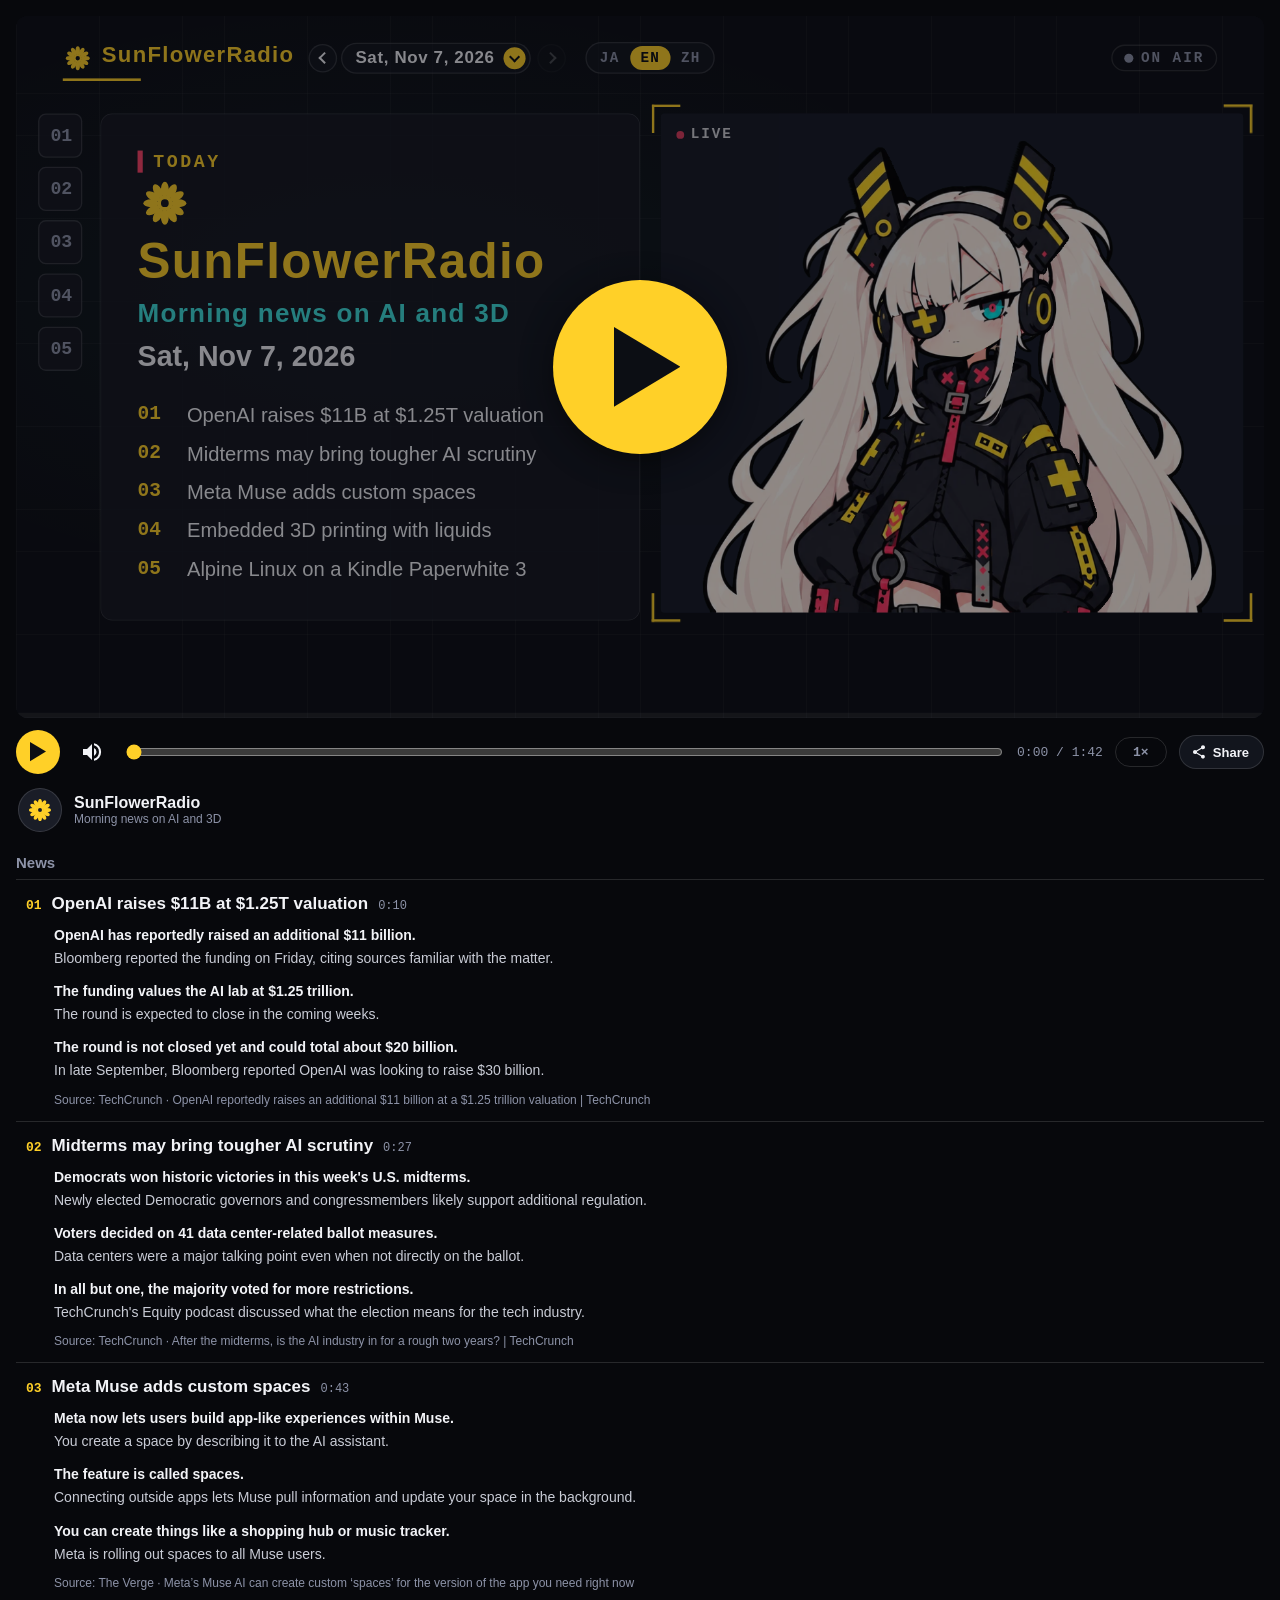
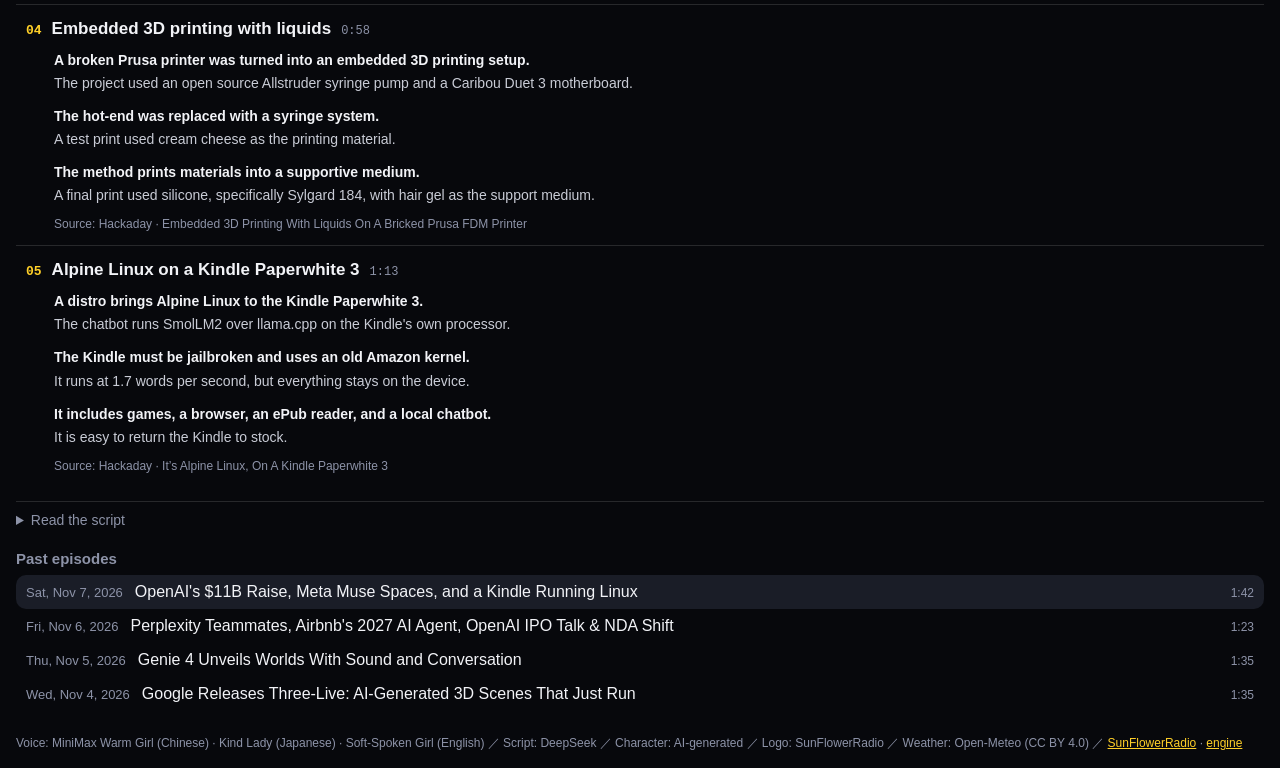
<file: index.html>
<!doctype html>
<html lang="ja">
<head>
<meta charset="utf-8">
<meta name="viewport" content="width=device-width,initial-scale=1">
<title>SunFlowerRadio</title>
<link rel="icon" id="favicon" href="data:,">
<script>if (/[?&]embed\b/.test(location.search)) document.documentElement.classList.add("embed")</script>
<style>
:root{--yellow:#ffd028;--red:#ff4468;--teal:#3fe0dc;--ink:#0c0e14;--cam:#161a26;--text:#f2f3f7;--muted:#8d93a8;--line:rgba(255,255,255,.13);
  --jp:"Hiragino Sans","Hiragino Kaku Gothic ProN","Noto Sans JP",sans-serif;--mono:"SF Mono",Menlo,Consolas,monospace}
*{box-sizing:border-box}
/* no blue tap flash on phones (the stage and its buttons show their own state) */
html{-webkit-tap-highlight-color:transparent}
body{margin:0;background:#07080c;color:var(--text);font-family:var(--jp)}
main{max-width:1280px;margin:0 auto;padding:16px}
/* the 1920x1080 stage, scaled to the page width (1080x1920 on a phone held upright: see the end) */
#frame{position:relative;width:100%;aspect-ratio:16/9;overflow:hidden;border-radius:12px;background:var(--ink)}
#stage{position:absolute;left:0;top:0;width:1920px;height:1080px;transform-origin:0 0;
  background:radial-gradient(70% 60% at 30% 40%,rgba(63,224,220,.06),transparent 70%),
    repeating-linear-gradient(0deg,rgba(255,255,255,.035) 0 1px,transparent 1px 64px),
    repeating-linear-gradient(90deg,rgba(255,255,255,.035) 0 1px,transparent 1px 64px),var(--ink)}
#stage>*{position:absolute}
.brand{left:72px;top:40px;font:800 34px var(--jp);color:var(--yellow);letter-spacing:2px;display:flex;gap:22px;align-items:baseline}
/* the station's logo (one-colour shapes): painted in the station's yellow through a mask, so any logo fits the dark stage */
.logo{display:inline-block;background:var(--yellow);-webkit-mask:var(--logo) center/contain no-repeat;mask:var(--logo) center/contain no-repeat}
.logo[hidden]{display:none}
.brand .logo{width:46px;height:40px;align-self:center;margin-right:-8px}
#panel .big .logo{width:84px;height:72px;margin-right:16px;vertical-align:-6px}
.brand span{color:var(--muted);font-weight:600;font-size:26px;letter-spacing:1px}
#sdate span{color:inherit}
/* the date is also the episode picker: a pill that opens a list of the episodes */
.epsel{position:relative;align-self:center;letter-spacing:normal;display:flex;align-items:center;gap:10px}
/* one episode back (older) / forward (newer), either side of the date */
.epnav{width:44px;height:44px;border-radius:50%;border:2px solid var(--line);background:rgba(22,25,35,.6);display:grid;place-items:center;
  cursor:pointer;padding:0;transition:border-color .2s,background .2s,opacity .2s}
.epnav::before{content:"";width:10px;height:10px;border-left:3px solid var(--text);border-bottom:3px solid var(--text);transform:translateX(2px) rotate(45deg)}
#epNext::before{transform:translateX(-2px) rotate(-135deg)}
.epnav:hover:not(:disabled){border-color:var(--yellow);background:rgba(255,208,40,.08)}
.epnav:hover:not(:disabled)::before{border-color:var(--yellow)}
.epnav:disabled{opacity:.25;cursor:default}
.epnav[hidden]{display:none}
#sdate{display:flex;align-items:center;gap:14px;padding:5px 6px 5px 20px;margin-left:-4px;border:2px solid var(--line);border-radius:999px;
  background:rgba(22,25,35,.6);color:var(--text);font:600 26px var(--jp);letter-spacing:1px;cursor:pointer;transition:border-color .2s,background .2s}
#sdate i{width:34px;height:34px;border-radius:50%;background:var(--yellow);display:grid;place-items:center;transition:transform .3s cubic-bezier(.2,.8,.2,1)}
#sdate i::before{content:"";width:9px;height:9px;border-right:3px solid var(--ink);border-bottom:3px solid var(--ink);transform:translateY(-2px) rotate(45deg)}
#sdate:hover:not(:disabled),.epsel.open #sdate{border-color:var(--yellow);background:rgba(255,208,40,.08)}
.epsel.open #sdate i{transform:rotate(180deg)}
#sdate:disabled{border-color:transparent;background:none;cursor:default;padding-left:4px;color:var(--muted)}
#sdate:disabled i{display:none}
#eplist{position:absolute;left:-4px;top:calc(100% + 14px);z-index:30;width:860px;max-height:640px;overflow:auto;padding:12px;
  background:#0e1017;border:2px solid var(--line);border-radius:20px;box-shadow:0 24px 60px rgba(0,0,0,.6);
  display:flex;flex-direction:column;gap:4px;opacity:0;visibility:hidden;transform:translateY(-10px);
  transition:opacity .2s,transform .25s cubic-bezier(.2,.8,.2,1),visibility .2s}
.epsel.open #eplist{opacity:1;visibility:visible;transform:none}
#eplist .hd{font:700 20px var(--mono);color:var(--muted);letter-spacing:4px;padding:8px 18px 6px}
#eplist button{position:relative;display:grid;grid-template-columns:110px minmax(0,1fr) auto;align-items:center;gap:24px;padding:14px 20px;
  border:0;border-radius:14px;background:none;color:var(--text);text-align:left;cursor:pointer}
#eplist button:hover,#eplist button:focus-visible{background:rgba(255,255,255,.06);outline:none}
#eplist button[aria-selected=true]{background:rgba(255,208,40,.1)}
#eplist button[aria-selected=true]::before{content:"";position:absolute;left:0;top:16px;bottom:16px;width:5px;border-radius:3px;background:var(--yellow)}
#eplist .dt{display:flex;flex-direction:column;align-items:center;font:700 34px var(--mono);color:var(--yellow);line-height:1.1}
#eplist .dt small{font:700 17px var(--mono);color:var(--muted);letter-spacing:3px;margin-top:6px}
#eplist .tt{font:700 28px var(--jp);line-height:1.35;overflow:hidden;text-overflow:ellipsis;white-space:nowrap}
#eplist button[aria-selected=true] .tt{color:var(--yellow)}
#eplist .ln{font:600 22px var(--mono);color:var(--muted)}
/* the language of the episode (when it comes in more than one) */
.langsw{display:flex;align-self:center;margin-left:8px;padding:4px;border:2px solid var(--line);border-radius:999px;background:rgba(22,25,35,.6);letter-spacing:normal}
.langsw[hidden]{display:none}
.langsw button{border:0;border-radius:999px;background:none;color:var(--muted);font:700 22px var(--mono);letter-spacing:2px;padding:6px 16px;cursor:pointer}
.langsw button:hover{color:var(--text)}
.langsw button[aria-pressed=true]{background:var(--yellow);color:var(--ink)}
.brand::after{content:"";position:absolute;left:0;top:56px;width:120px;height:4px;background:var(--yellow)}
.onair{right:72px;top:44px;font:700 22px var(--mono);letter-spacing:3px;color:var(--muted);display:flex;gap:12px;align-items:center;
  border:2px solid var(--line);border-radius:999px;padding:6px 18px;transition:color .3s,border-color .3s}
.onair i{width:14px;height:14px;border-radius:50%;background:var(--muted)}
.playing .onair{color:var(--red);border-color:rgba(255,68,104,.6)}
.playing .onair i{background:var(--red);animation:blink 1.2s infinite}
@keyframes blink{50%{opacity:.25}}
/* left panel */
/* the table of contents on the left edge: one number per topic, the current one lit; click to jump there */
#toc{left:34px;top:150px;width:68px;display:flex;flex-direction:column;gap:14px}
#toc{transition:width .45s cubic-bezier(.2,.8,.2,1)}
#toc button{display:flex;align-items:center;gap:18px;height:68px;border:2px solid var(--line);border-radius:12px;background:rgba(22,25,35,.82);
  color:var(--muted);font:700 28px var(--mono);cursor:pointer;padding:0 0 0 17px;overflow:hidden;white-space:nowrap;text-align:left;
  transition:background .2s,color .2s,border-color .2s}
#toc button span{font:700 30px var(--jp);opacity:0;transition:opacity .25s}
#toc button:hover{border-color:var(--yellow);color:var(--yellow)}
#toc button.cur{background:var(--yellow);border-color:var(--yellow);color:var(--ink)}
#panel li[data-seg]{cursor:pointer}
#panel li[data-seg]:hover{color:var(--yellow)}
/* every point opens its detail right under it on a click (and closes it again); "詳細なし" when the script has none */
#panel li.more{cursor:pointer}
#panel li.more:hover .pt,#panel li.more.open .pt{color:var(--yellow)}
#panel li .detail p.none{color:var(--muted);background:rgba(255,255,255,.04);border-left-color:var(--line)}
#panel li .detail{display:grid;grid-template-rows:0fr;transition:grid-template-rows .35s cubic-bezier(.2,.8,.2,1)}
#panel li .detail>div{overflow:hidden}
#panel li .detail p{margin:14px 0 0;padding:14px 22px;font-size:30px;line-height:1.55;color:#d6d8e0;font-weight:500;
  background:rgba(255,208,40,.07);border-left:4px solid var(--yellow);border-radius:6px}
#panel li.open .detail{grid-template-rows:1fr}
/* making room: what the viewer reaches for grows, and the rest shrinks or steps aside
   - contents (hover): the list opens with the titles, the panel shrinks to its right
   - link card (hover): the card grows a little where it is, the panel and she shrink in place */
#panel{transform-origin:0 0;transition:transform .45s cubic-bezier(.2,.8,.2,1)}
#card img{transition:width .45s cubic-bezier(.2,.8,.2,1),height .45s cubic-bezier(.2,.8,.2,1)}
@media (hover:hover){
#stage:has(#toc:hover) #toc{width:440px}
#stage:has(#toc:hover) #toc button span{opacity:1}
#stage:has(#toc:hover) #panel{transform:translateX(352px) scale(.58)}
#stage.has-card:has(#card:hover) #card{left:760px;width:1128px;height:470px}
#stage.has-card:has(#card:hover) #card img{width:830px;height:434px}
#stage.has-card:has(#card:hover) #card .desc{display:-webkit-box}
#stage.has-card:has(#card:hover) #panel{transform:scale(.72)}
#stage.has-card:has(#card:hover) #cam{left:1530px;top:632px;width:358px;height:307px}
#stage.has-card:has(#card:hover) #wx{opacity:0;pointer-events:none}
}
#panel{left:130px;top:150px;width:830px;height:780px;overflow:hidden;background:rgba(22,25,35,.82);border:1px solid var(--line);border-radius:18px;padding:56px 56px 40px}
#panel .tag{font:700 28px var(--mono);color:var(--yellow);letter-spacing:4px;display:flex;align-items:center;gap:16px}
#panel .tag::before{content:"";width:8px;height:34px;background:var(--red)}
#panel h2{font-size:66px;line-height:1.28;margin:28px 0 40px;font-weight:800;word-break:auto-phrase;text-wrap:balance}
#panel ul{list-style:none;margin:0;padding:0;display:flex;flex-direction:column;gap:26px}
#panel li{font-size:40px;line-height:1.4;padding-left:52px;position:relative;opacity:0;animation:rise .5s ease-out forwards}
#panel li::before{content:"▸";position:absolute;left:4px;color:var(--yellow)}
#panel .big{font-size:76px;line-height:1.12;font-weight:900;color:var(--yellow);margin:8px 0 26px;letter-spacing:2px}
#panel .date{font-size:44px;font-weight:700;margin-bottom:44px}
#panel .sub{font-size:40px;font-weight:700;color:var(--teal);margin:-10px 0 18px;letter-spacing:2px}
#panel ol{list-style:none;margin:0;padding:0;display:flex;flex-direction:column;gap:16px}
#panel ol li{font-size:31px;padding-left:76px;max-width:640px}
#panel ol li::before{content:attr(data-n);font:700 30px var(--mono);color:var(--yellow);left:0;top:3px}
#panel button.head{all:unset;cursor:pointer;transition:color .2s}
#panel button.head:focus-visible{outline:2px solid var(--yellow);outline-offset:4px;border-radius:6px}
#panel button.head:hover{color:var(--yellow)}
#panel button.head.copied{animation:copied .6s ease-out}
#tip{position:fixed;z-index:50;transform:translate(-50%,-140%);pointer-events:none;opacity:0;white-space:nowrap;
  font:700 13px/1 var(--jp);color:var(--ink);background:var(--yellow);padding:7px 12px;border-radius:999px;box-shadow:0 4px 14px rgba(0,0,0,.4)}
#tip.go{animation:tip 1.3s ease-out}
@keyframes tip{0%{opacity:0;transform:translate(-50%,-110%)}15%,70%{opacity:1;transform:translate(-50%,-150%)}100%{opacity:0;transform:translate(-50%,-170%)}}
@keyframes copied{30%{opacity:.35}}
#panel .closing-title{font-size:44px;line-height:1.5;color:var(--text);font-weight:700}
#panel a.pick{display:block;margin-top:34px;border:1px solid var(--line);border-radius:12px;overflow:hidden;color:var(--text);text-decoration:none;
  background:#0f1219;opacity:0;animation:rise .5s ease-out .4s forwards;transition:border-color .2s}
#panel a.pick img{display:block;width:100%;aspect-ratio:1.91;object-fit:cover}
#panel a.pick span{display:block;padding:12px 20px;font:700 28px var(--jp);overflow:hidden;text-overflow:ellipsis;white-space:nowrap}
#panel a.pick span::before{content:"PICK";font:700 22px var(--mono);color:var(--yellow);letter-spacing:3px;margin-right:16px}
#panel a.pick i{font-style:normal;color:var(--yellow);margin-left:10px;opacity:0;transition:opacity .2s}
#panel a.pick:hover{border-color:var(--yellow)}
#panel a.pick:hover i{opacity:1}
.enter{animation:slide .45s ease-out}
@keyframes slide{from{opacity:0;transform:translateY(18px)}to{opacity:1;transform:none}}
@keyframes rise{from{opacity:0;transform:translateX(-14px)}to{opacity:1;transform:none}}
/* the camera with her in it: big for the opening and closing, small (bottom right) while a news item shows its link card */
#cam{left:992px;top:150px;width:896px;height:768px;background:var(--cam);border-radius:6px;
  transition:left .6s cubic-bezier(.2,.8,.2,1),top .6s cubic-bezier(.2,.8,.2,1),width .6s cubic-bezier(.2,.8,.2,1),height .6s cubic-bezier(.2,.8,.2,1)}
.has-card #cam{left:1411px;top:530px;width:477px;height:409px}
/* today's weather, in the room left of her small camera (while a news item shows its link card); a click: the viewer's own area */
#wx{left:992px;top:530px;width:395px;height:409px;padding:26px 28px 20px;text-align:left;cursor:default;
  background:rgba(22,25,35,.82);border:1px solid var(--line);border-radius:14px;color:var(--text);font-family:var(--jp);
  opacity:0;pointer-events:none;transform:translateY(14px);transition:opacity .45s,transform .45s cubic-bezier(.2,.8,.2,1),border-color .2s}
.has-card #wx{opacity:1;pointer-events:auto;transform:none}
#wx .body{display:flex;flex-direction:column;height:100%}
#wx svg{fill:none;stroke:currentColor;stroke-width:1.6;stroke-linecap:round;stroke-linejoin:round}
#wx .hd{display:flex;align-items:center;gap:14px;font:700 22px var(--mono);color:var(--yellow);letter-spacing:3px}
#wx .place{margin-left:auto;display:flex;align-items:center;gap:10px;max-width:230px;padding:3px 4px 3px 14px;border:2px solid var(--line);border-radius:999px;
  background:none;color:var(--text);font:700 22px var(--jp);letter-spacing:1px;cursor:pointer;transition:border-color .2s,background .2s}
#wx .place span{white-space:nowrap;overflow:hidden;text-overflow:ellipsis}
#wx .place i{flex:none;width:26px;height:26px;border-radius:50%;background:var(--yellow);display:grid;place-items:center;transition:transform .3s}
#wx .place i::before{content:"";width:7px;height:7px;border-right:2.5px solid var(--ink);border-bottom:2.5px solid var(--ink);transform:translateY(-1px) rotate(45deg)}
#wx .place:hover,#wx.open .place{border-color:var(--yellow);background:rgba(255,208,40,.08)}
#wx.open .place i{transform:rotate(180deg)}
/* where the weather is for: the viewer's area (the browser asks first), or a city */
#wxlist{position:absolute;right:-1px;bottom:calc(100% + 12px);z-index:30;width:420px;max-height:500px;overflow:auto;padding:10px;
  background:#0e1017;border:2px solid var(--line);border-radius:18px;box-shadow:0 24px 60px rgba(0,0,0,.6);
  display:flex;flex-direction:column;gap:2px;opacity:0;visibility:hidden;transform:translateY(10px);
  transition:opacity .2s,transform .25s cubic-bezier(.2,.8,.2,1),visibility .2s}
#wx.open #wxlist{opacity:1;visibility:visible;transform:none}
#wxlist .gh{font:700 17px var(--mono);color:var(--muted);letter-spacing:3px;padding:12px 16px 4px}
#wxlist button{display:flex;align-items:center;gap:12px;padding:10px 16px;border:0;border-radius:10px;background:none;color:var(--text);
  font:700 24px var(--jp);text-align:left;cursor:pointer}
#wxlist button:hover,#wxlist button:focus-visible{background:rgba(255,255,255,.06);outline:none}
#wxlist button[aria-selected=true]{background:rgba(255,208,40,.1);color:var(--yellow)}
#wxlist button.here{color:var(--teal)}
#wxlist button.here svg{width:24px;height:24px;fill:none;stroke:currentColor;stroke-width:2}
#wx .now{display:flex;align-items:center;gap:18px;margin-top:18px}
#wx .now svg{width:92px;height:92px;color:var(--yellow);flex:none}
#wx .t{font:800 76px/1 var(--mono);letter-spacing:-2px}
#wx .t small{font-size:.45em;color:var(--muted);margin-left:2px}
#wx .c{font-size:26px;font-weight:700;margin-top:6px}
#wx .hl{margin-top:16px;font:700 18px var(--jp);color:var(--muted);display:flex;gap:12px}
#wx .hl span{display:flex;flex-direction:column;gap:2px;flex:1}
#wx .hl em{font-style:normal;color:var(--text);font-size:28px}
#wx .hl .hi{color:#ff8a5c}#wx .hl .lo{color:var(--teal)}
#wx .hrs{display:flex;justify-content:space-between;margin-top:auto;padding-top:14px;border-top:1px solid var(--line)}
#wx .hrs div{display:flex;flex-direction:column;align-items:center;gap:4px;font:700 20px var(--mono)}
#wx .hrs span{color:var(--muted);font-size:17px}
#wx .hrs svg{width:38px;height:38px;color:var(--text)}
#wx .ft{display:flex;justify-content:space-between;margin-top:12px;font:600 15px var(--jp);color:var(--muted)}
#wx .ft i{font-style:normal;color:var(--yellow)}
#wx .msg{margin:auto 0;font-size:26px;font-weight:700;line-height:1.5;color:var(--muted)}
/* the link card: the site's own share preview; the image is loaded from the site, text only if it cannot be */
#card{left:992px;top:150px;width:896px;height:360px;display:flex;gap:20px;padding:18px;background:rgba(22,25,35,.92);
  border:1px solid var(--line);border-radius:14px;color:var(--text);text-decoration:none;opacity:0;pointer-events:none;
  transform:translateY(-12px);transition:opacity .45s ease .25s,transform .45s ease .25s,border-color .2s,
    left .45s cubic-bezier(.2,.8,.2,1),top .45s cubic-bezier(.2,.8,.2,1),width .45s cubic-bezier(.2,.8,.2,1),height .45s cubic-bezier(.2,.8,.2,1)}
.has-card #card{opacity:1;pointer-events:auto;transform:none}
#card:hover{border-color:var(--yellow)}
#card img{width:620px;height:324px;object-fit:cover;border-radius:8px;background:#0f1219;flex:none}
#card.noimg img{display:none}
#card.icon img{object-fit:contain;padding:64px;background:#0f1219 radial-gradient(circle,rgba(255,208,40,.08),transparent 70%)}
#card .txt{display:flex;flex-direction:column;gap:10px;min-width:0;flex:1}
#card .site{font:700 17px var(--mono);color:var(--yellow);letter-spacing:1px;overflow:hidden;text-overflow:ellipsis;white-space:nowrap}
#card .ttl{font-size:24px;font-weight:800;line-height:1.4;display:-webkit-box;-webkit-line-clamp:6;-webkit-box-orient:vertical;overflow:hidden}
#card.noimg .ttl{font-size:40px;-webkit-line-clamp:3}
#card .desc{display:none;font-size:20px;line-height:1.5;color:#c9ccd6;-webkit-line-clamp:3;-webkit-box-orient:vertical;overflow:hidden}
#card.noimg .desc{display:-webkit-box}
#card .open{margin-top:auto;font:700 16px var(--mono);color:var(--muted);letter-spacing:2px}
#cam img,#cam video{position:absolute;inset:0;width:100%;height:100%;object-fit:cover;border-radius:6px}
#cam video{opacity:0;transition:opacity .16s linear}
#cam video.on{opacity:1}
#cam canvas{position:absolute;inset:0;width:100%;height:100%;border-radius:6px}
#cam [hidden]{display:none}
#cam .corner{position:absolute;width:44px;height:44px;border:4px solid var(--yellow)}
#cam .c1{left:-14px;top:-14px;border-right:0;border-bottom:0}#cam .c2{right:-14px;top:-14px;border-left:0;border-bottom:0}
#cam .c3{left:-14px;bottom:-14px;border-right:0;border-top:0}#cam .c4{right:-14px;bottom:-14px;border-left:0;border-top:0}
#cam .rec{left:24px;top:20px;position:absolute;font:700 22px var(--mono);letter-spacing:3px;color:var(--text);display:flex;gap:10px;align-items:center;opacity:.85}
#cam .rec i{width:12px;height:12px;border-radius:50%;background:var(--red)}
#cam .name{position:absolute;right:20px;bottom:18px;font:800 26px var(--jp);color:var(--ink);background:var(--yellow);padding:4px 16px;border-radius:4px}
/* caption and progress */
#cap{left:60px;right:60px;top:952px;height:84px;display:flex;align-items:center;justify-content:center;text-align:center}
#cap span{font-size:46px;font-weight:800;line-height:1.3;padding:8px 26px;border-radius:10px;background:rgba(0,0,0,.5);
  text-shadow:0 2px 0 #000;max-width:1800px;transition:opacity .15s}
#cap span:empty{opacity:0}
#bar{left:0;right:0;bottom:0;height:8px;background:rgba(255,255,255,.08)}
#bar b{display:block;height:100%;width:0;background:var(--yellow)}
#bar i{position:absolute;top:0;width:3px;height:100%;background:rgba(0,0,0,.6)}
/* big play button over the stage */
/* before the first play: the stage is dimmed and still usable (contents, topics); a click elsewhere on it plays */
#cover{position:absolute;inset:0;display:flex;align-items:center;justify-content:center;gap:3%;background:rgba(7,8,12,.45);pointer-events:none}
#cover button{pointer-events:auto;cursor:pointer;border:0}
#stage{cursor:pointer}
#cover[hidden]{display:none}
/* where the viewer stopped last time: the play button goes on from there; "from the start" beside it */
#cover .resume{position:absolute;left:50%;top:calc(50% + 9.5%);transform:translateX(-50%);display:flex;align-items:center;gap:12px;
  padding:6px 6px 6px 16px;border-radius:999px;background:rgba(7,8,12,.75);border:1px solid var(--line);color:var(--text);
  font:600 14px var(--jp);white-space:nowrap;pointer-events:auto}
#cover .resume[hidden]{display:none}
#cover .resume button{border:1px solid var(--line);border-radius:999px;background:none;color:var(--muted);font:600 13px var(--jp);padding:4px 12px}
#cover .resume button:hover{color:var(--text);border-color:var(--muted)}
#cover .play{width:14%;aspect-ratio:1;border-radius:50%;background:var(--yellow);display:grid;place-items:center;box-shadow:0 6px 30px rgba(0,0,0,.5);padding:0}
#cover svg{width:38%;margin-left:8%;fill:var(--ink)}
/* a click on the stage: what it just did (play / stop) shows in the middle for a moment and fades */
#flash{position:absolute;left:50%;top:50%;width:9%;aspect-ratio:1;border-radius:50%;background:rgba(7,8,12,.6);border:2px solid rgba(255,208,40,.5);
  display:grid;place-items:center;opacity:0;pointer-events:none;transform:translate(-50%,-50%)}
#flash svg{width:34%;fill:var(--yellow)}
#flash.play svg{margin-left:8%}
#flash.go{animation:flash .65s ease-out}
@keyframes flash{0%{opacity:.95;transform:translate(-50%,-50%) scale(.8)}35%{opacity:.85}100%{opacity:0;transform:translate(-50%,-50%) scale(1.3)}}
#loading{position:absolute;left:50%;bottom:8%;transform:translateX(-50%);font-size:14px;color:var(--muted)}
/* controls under the stage */
.controls{display:flex;align-items:center;gap:12px;margin:12px 0 4px}
.controls button.pp{width:44px;height:44px;border-radius:50%;border:0;background:var(--yellow);display:grid;place-items:center;cursor:pointer;flex:none}
.controls button.pp svg{width:16px;fill:var(--ink)}
.controls #seek{flex:1;accent-color:var(--yellow)}
/* sound on / off and volume, the slider opens on hover like a video site */
.sound{display:flex;align-items:center;flex:none}
.sound button{width:40px;height:40px;border:0;border-radius:50%;background:transparent;display:grid;place-items:center;cursor:pointer;color:var(--text)}
.sound button:hover{background:#1a1d27}
.sound svg{width:24px;height:24px;fill:currentColor}
.sound input{width:0;opacity:0;accent-color:var(--yellow);transition:width .2s ease,opacity .2s ease;margin:0}
.sound:hover input,.sound:focus-within input{width:84px;opacity:1;margin:0 6px 0 2px}
/* on the stage, a badge while the sound is off (click it to turn the sound on) */
#mutedBadge{position:absolute;left:3.6%;top:9.5%;display:none;align-items:center;gap:8px;padding:6px 12px;border:0;border-radius:999px;
  background:rgba(0,0,0,.65);color:#fff;font:600 13px var(--jp);cursor:pointer}
#mutedBadge svg{width:18px;height:18px;fill:currentColor}
.muted #mutedBadge{display:flex}
.controls .time{font:13px var(--mono);color:var(--muted);white-space:nowrap}
/* playback speed: a click steps 1x -> 1.25x -> 1.5x -> 0.75x (the voice keeps its pitch) */
#rate{flex:none;min-width:52px;height:30px;padding:0 10px;border:1px solid var(--line);border-radius:999px;background:none;color:var(--muted);
  font:700 13px var(--mono);cursor:pointer;transition:color .2s,border-color .2s}
#rate:hover{color:var(--text);border-color:var(--muted)}
#rate.on{color:var(--ink);background:var(--yellow);border-color:var(--yellow)}
/* share this episode: the link to its share page (share/<date>-<lang>.html, made by tools/share.py) */
#share{display:flex;align-items:center;gap:6px;flex:none;height:34px;padding:0 14px 0 11px;border:1px solid var(--line);border-radius:999px;
  background:#12151d;color:var(--text);font:600 13px var(--jp);cursor:pointer}
#share svg{width:16px;height:16px;fill:currentColor}
#share:hover{border-color:var(--yellow);color:var(--yellow)}
#share[hidden]{display:none}
.sharewrap{position:relative;flex:none}
#shareMenu{position:absolute;right:0;bottom:calc(100% + 8px);z-index:20;min-width:220px;padding:6px;border:1px solid var(--line);border-radius:14px;
  background:#12151d;box-shadow:0 12px 30px rgba(0,0,0,.5);display:flex;flex-direction:column;gap:2px}
#shareMenu[hidden]{display:none}
#shareMenu button{border:0;border-radius:9px;background:none;color:var(--text);font:600 14px var(--jp);text-align:left;padding:10px 12px;cursor:pointer}
#shareMenu button:hover,#shareMenu button:focus-visible{background:rgba(255,255,255,.07);color:var(--yellow);outline:none}
#shareMenu button[hidden]{display:none}
/* under the player, like a video site: the station's icon and name */
.chan{display:flex;align-items:center;gap:12px;margin:14px 2px 6px}
.chan .av{width:44px;height:44px;border-radius:50%;background:#1a1d27;border:1px solid var(--line);display:grid;place-items:center;flex:none;overflow:hidden}
.chan .av .logo{width:26px;height:24px}
.chan .av b{font:800 20px var(--jp);color:var(--yellow)}
.chan .av b:empty,.chan .av .logo[hidden]{display:none}
.chan .nm{display:flex;flex-direction:column;min-width:0;margin-right:10px}
.chan .nm b{font:800 16px var(--jp);white-space:nowrap}
.chan .nm small{font-size:12px;color:var(--muted);white-space:nowrap;overflow:hidden;text-overflow:ellipsis}
html.embed .chan{display:none}
/* embedded in another site (?embed=1): only the screen and the bar under it, as large as the frame allows */
html.embed body{background:var(--ink)}
html.embed main{max-width:none;padding:0;height:100vh;display:flex;flex-direction:column;justify-content:center;overflow:hidden}
html.embed #frame{width:min(100%, calc((100vh - 64px) * 16 / 9));margin:0 auto;border-radius:0}
html.embed .controls{width:min(100%, calc((100vh - 64px) * 16 / 9));margin:6px auto 4px;padding:0 10px;box-sizing:border-box}
html.embed :is(#now,#links,#scriptBox,#pastH,#eps,footer){display:none !important}
html.embed #sname{cursor:pointer}
html.embed #sname:hover{text-decoration:underline}
#now{display:none;font-size:18px;font-weight:700;line-height:1.5;min-height:3em;margin:6px 2px}
h1{font-size:15px;margin:22px 0 8px;color:var(--muted);font-weight:600}
.eps a{display:flex;gap:12px;align-items:baseline;padding:8px 10px;border-radius:10px;color:inherit;text-decoration:none}
.eps a:hover{background:#12151d}.eps a.cur{background:#1a1d27}
.eps .d{font-size:13px;color:var(--muted);white-space:nowrap;font-variant-numeric:tabular-nums}
.eps .len{margin-left:auto;font-size:12px;color:var(--muted)}
/* heard to the end / stopped partway (kept in this browser) */
.eps .seen{font-size:11px;color:var(--muted);border:1px solid var(--line);border-radius:999px;padding:1px 8px;white-space:nowrap}
.eps .seen.done{color:var(--teal);border-color:rgba(63,224,220,.4)}
#eplist .ln small{display:block;text-align:right;font:700 15px var(--jp);color:var(--teal);margin-top:4px}
#eplist .ln small.part{color:var(--muted)}
/* the news below the player, to read: headline, the points with their details, the sources, and the share image */
.links .item{display:grid;grid-template-columns:minmax(0,1fr);grid-template-areas:"head" "pts" "srcs";align-content:start;
  column-gap:22px;padding:14px 10px;border-top:1px solid var(--line)}
.links .item:has(.pic){grid-template-columns:minmax(0,1fr) 260px;grid-template-rows:auto auto 1fr;grid-template-areas:"head pic" "pts pic" "srcs pic"}
.links .item .jump{grid-area:head;font-size:17px;font-weight:700}
.links .pic{grid-area:pic;align-self:start}
.links .pic img{display:block;width:100%;aspect-ratio:1.91;object-fit:cover;border-radius:8px;background:#0f1219}
.links .pts{grid-area:pts;list-style:none;margin:10px 0 8px;padding:0 0 0 28px;display:flex;flex-direction:column;gap:10px;font-size:14px;line-height:1.65}
.links .pts b{display:block;font-weight:700}
.links .pts span{display:block;color:#c9ccd6}
.links .srcs{grid-area:srcs}
.links .srcs a{display:block;color:inherit;text-decoration:none}
.links .srcs a:hover small{color:var(--yellow)}
@media (max-width:560px){ .links .item:has(.pic){grid-template-columns:minmax(0,1fr);grid-template-rows:none;grid-template-areas:"head" "pic" "pts" "srcs"}
  .links .pic{margin-top:10px} }
.links .d{font:700 13px var(--mono);color:var(--yellow)}
.links .jump{display:flex;gap:10px;align-items:baseline;border:0;background:none;color:inherit;font:inherit;padding:0;cursor:pointer;text-align:left}
.links .jump:hover b{color:var(--yellow)}
.links .jump b{font-weight:inherit}
.links .jump i{font:normal 12px var(--mono);color:var(--muted)}
.links .srcs small{padding-left:28px}
.links small{display:block;font-size:12px;color:var(--muted);margin-top:2px;overflow:hidden;text-overflow:ellipsis;white-space:nowrap;max-width:80vw}
details{margin-top:14px;border-top:1px solid var(--line);padding-top:10px}
summary{cursor:pointer;color:var(--muted);font-size:14px}
.source{white-space:pre-wrap;font-size:14px;line-height:1.7;color:#d6d8e0}
footer{margin-top:24px;font-size:12px;color:var(--muted)}footer a{color:var(--yellow)}
@media (max-width:700px){ main{padding:10px} #now{display:block} }
/* a phone held upright (html.phone, set from the script): the stage turns into a 1080x1920 one, like a short video
   (html.v). The parts are the same, only their places and sizes change: the topic numbers in a row; for a news item
   the link card's image first, then the panel, then the weather and her small camera; for the opening and the closing
   the panel, and her big under it; the caption (room for two lines) at the bottom.
   Scrolled down past it (html.dock), the player stays at the top of the screen as the usual 16:9 stage. */
html.v #frame{aspect-ratio:9/16;width:min(100%, calc((100svh - 64px) * 9 / 16));margin:0 auto}
html.embed.v #frame,html.embed.v .controls{width:min(100%, calc((100vh - 64px) * 9 / 16))}
html.v #stage{width:1080px;height:1920px}
html.v .brand{left:48px;top:46px}
html.v .onair{right:48px;top:46px}
html.v #toc{left:48px;top:150px;width:auto;flex-direction:row;gap:16px}
html.v #toc button{width:100px;height:76px;padding:0;justify-content:center;font-size:32px}
html.v #toc button span{display:none}
html.v #panel{left:48px;top:256px;width:984px;height:744px;padding:44px 52px 32px}
html.v #panel .tag{font-size:32px}
html.v #panel h2{font-size:78px;margin:22px 0 34px}
html.v #panel li{font-size:50px}
html.v #panel li .detail p{font-size:38px}
html.v #panel ol li{font-size:38px}
html.v #panel .big{font-size:96px;margin-bottom:20px}
html.v #panel .date{margin-bottom:34px}
html.v #panel a.pick img{aspect-ratio:2.4}
/* a news item: the picture first (the card, image on top), then what the story is */
html.v #card{left:48px;top:256px;width:984px;height:560px;flex-direction:column;gap:12px}
html.v #card img{width:948px;height:440px}
html.v #card .txt{gap:4px}
html.v #card .site{font-size:22px}
html.v #card .ttl{font-size:30px;-webkit-line-clamp:1}
html.v #card .open{display:none}
html.v .has-card #panel{top:840px;height:484px;padding:34px 48px 24px}
html.v .has-card #panel h2{font-size:62px;margin:16px 0 24px}
html.v .has-card #panel li{font-size:44px}
html.v .has-card #panel ul{gap:18px}
html.v #cam{left:150px;top:1024px;width:780px;height:668px}
html.v .has-card #cam{left:636px;top:1348px;width:396px;height:340px}
html.v #wx{left:48px;top:1348px;width:564px;height:340px;padding:20px 26px 14px}
html.v #wx .now{margin-top:10px}
html.v #wx .now svg{width:80px;height:80px}
html.v #wx .t{font-size:68px}
html.v #cap{left:30px;right:30px;top:1704px;height:200px}
html.v #cap span{font-size:52px;max-width:1020px}
html.v #cover .play{width:24%}
html.v #flash{width:16%}
/* scrolled down past it: the player stays at the top as the usual 16:9 stage; #dockSpace keeps its place in the page */
#dockSpace{display:none}
html.swap #stage *{transition:none !important}
html.dock #dockSpace{display:block}
html.dock #frame{position:fixed;left:0;top:0;width:100%;z-index:40;border-radius:0;box-shadow:0 6px 24px rgba(0,0,0,.6)}
/* under the player on a phone: the episode (one back, the date and its list, one forward) and the language, in reach */
.mnav{display:none}
html.phone .mnav{display:flex;align-items:center;gap:10px;margin:10px 0 2px}
html.phone .mnav .epsel{gap:8px;flex:1;min-width:0}
html.phone .mnav .epnav{width:44px;height:44px;flex:none}
html.phone .mnav #sdate{flex:1;min-width:0;justify-content:space-between;height:44px;font-size:15px;padding:4px 5px 4px 16px;margin:0}
html.phone .mnav #sdate span{white-space:nowrap;overflow:hidden;text-overflow:ellipsis}
html.phone .mnav #sdate i{width:32px;height:32px;flex:none}
html.phone .chan .langsw{margin:0 0 0 auto;flex:none}
html.phone .chan .langsw button{font-size:14px;padding:9px 14px}
html.phone .mnav #eplist{left:0;width:calc(100vw - 20px);max-height:60vh;top:calc(100% + 8px);padding:8px;border-radius:14px}
html.phone .mnav #eplist .hd{font-size:11px;letter-spacing:2px;padding:6px 10px 4px}
html.phone .mnav #eplist button{grid-template-columns:52px minmax(0,1fr) auto;gap:12px;padding:10px 12px;border-radius:10px}
html.phone .mnav #eplist button[aria-selected=true]::before{top:10px;bottom:10px;width:3px}
html.phone .mnav #eplist .dt{font-size:18px}
html.phone .mnav #eplist .dt small{font-size:10px;letter-spacing:1px;margin-top:2px}
html.phone .mnav #eplist .tt{font-size:14px}
html.phone .mnav #eplist .ln{font-size:12px}
html.phone .mnav #eplist .ln small{font-size:11px}
/* the bar under it fits the phone: no volume slider (the phone's buttons do that), the share button as an icon */
html.phone main{padding:10px}
html.phone .controls{gap:8px}
html.phone .controls #seek{min-width:0}
html.phone .sound input{display:none}
html.phone .controls .time{font-size:12px}
html.phone #share{padding:0 9px}
html.phone #share span{display:none}
</style>
</head>
<body>
<main>
  <div id="frame">
    <div id="stage">
      <div class="brand"><i class="logo" id="slogo" hidden></i><b id="sname">SunFlowerRadio</b><div class="epsel" id="epsel"><button class="epnav" id="epPrev" aria-label="前の回" title="前の回" hidden></button><button id="sdate" aria-haspopup="listbox" aria-expanded="false" aria-controls="eplist"><span></span><i></i></button><button class="epnav" id="epNext" aria-label="次の回" title="次の回" hidden></button><div id="eplist" role="listbox" aria-label="放送日"></div></div><div class="langsw" id="langsw" hidden></div></div>
      <div class="onair"><i></i>ON AIR</div>
      <nav id="toc" aria-label="目次"></nav>
      <div id="panel"></div>
      <a id="card" target="_blank" rel="noopener noreferrer"><img alt="" referrerpolicy="no-referrer"><div class="txt"><div class="site"></div><div class="ttl"></div><div class="desc"></div><div class="open" id="cardOpen">記事をひらく ↗</div></div></a>
      <div id="wx" hidden><div class="body"></div><div id="wxlist" role="listbox"></div></div>
      <div id="cam">
        <img id="idle" alt="">
        <canvas id="charcv" hidden></canvas>
        <video id="va" muted playsinline preload="auto"></video>
        <video id="vb" muted playsinline preload="auto"></video>
        <div class="rec"><i></i>LIVE</div>
        <div class="corner c1"></div><div class="corner c2"></div><div class="corner c3"></div><div class="corner c4"></div>
      </div>
      <div id="cap"><span></span></div>
      <div id="bar"><b></b></div>
    </div>
    <button id="mutedBadge" aria-label="音声をオンにする"><svg viewBox="0 0 24 24"><path d="M3 9v6h4l5 5V4L7 9H3z"/><path d="M16.6 8.4 15.2 9.8 17.4 12l-2.2 2.2 1.4 1.4 2.2-2.2 2.2 2.2 1.4-1.4-2.2-2.2 2.2-2.2-1.4-1.4-2.2 2.2z"/></svg><span id="mutedTxt">音声オフ・クリックでオン</span></button>
    <div id="cover"><button class="play" aria-label="再生"><svg viewBox="0 0 10 12"><path d="M0 0v12l10-6z"/></svg></button><div class="resume" id="resume" hidden><span></span><button id="from0"></button></div></div>
    <div id="tip" role="status"></div>
    <div id="flash" aria-hidden="true"><svg viewBox="0 0 10 12"></svg></div>
    <div id="loading"></div>
  </div>
  <div id="dockSpace"></div>
  <div class="controls">
    <button class="pp" id="pp" aria-label="再生"><svg viewBox="0 0 10 12" id="ppIcon"><path d="M0 0v12l10-6z"/></svg></button>
    <div class="sound"><button id="mute" aria-label="音声をオフ（M）" title="音声のオン／オフ（M）"><svg viewBox="0 0 24 24" id="muteIcon"><path d="M3 9v6h4l5 5V4L7 9H3z"/><path d="M16.5 12A4.5 4.5 0 0 0 14 8v8a4.5 4.5 0 0 0 2.5-4zM14 3.2v2.1a7 7 0 0 1 0 13.4v2.1a9 9 0 0 0 0-17.6z"/></svg></button>
      <input type="range" id="vol" min="0" max="1" step="0.05" value="1" aria-label="音量"></div>
    <input type="range" id="seek" min="0" max="1000" value="0" aria-label="再生位置">
    <span class="time" id="time">0:00 / 0:00</span>
    <button id="rate" aria-label="再生速度">1×</button>
    <div class="sharewrap"><div id="shareMenu" role="menu" hidden><button data-act="native" role="menuitem"></button><button data-act="link" role="menuitem"></button><button data-act="embed" role="menuitem"></button></div>
    <button id="share" hidden aria-haspopup="menu"><svg viewBox="0 0 24 24"><path d="M18 16.1c-.8 0-1.5.3-2 .8l-7.1-4.2c.1-.2.1-.5.1-.7s0-.5-.1-.7L16 7.2c.5.5 1.2.8 2 .8 1.7 0 3-1.3 3-3s-1.3-3-3-3-3 1.3-3 3c0 .2 0 .5.1.7L8 9.8C7.5 9.3 6.8 9 6 9c-1.7 0-3 1.3-3 3s1.3 3 3 3c.8 0 1.5-.3 2-.8l7.1 4.2c-.1.2-.1.4-.1.6 0 1.6 1.3 2.9 2.9 2.9s2.9-1.3 2.9-2.9-1.2-2.9-2.8-2.9z"/></svg><span></span></button></div>
  </div>
  <div class="mnav" id="mnav"></div>
  <div class="chan"><span class="av"><i class="logo"></i><b id="avch"></b></span><div class="nm"><b id="cname"></b><small id="ctag"></small></div>
  </div>
  <div id="now"></div>
  <div class="links" id="links"></div>
  <details id="scriptBox"><summary id="scriptSum">台本を読む</summary><div class="source" id="scriptText"></div></details>
  <h1 id="pastH">これまでの放送</h1>
  <div class="eps" id="eps"></div>
  <footer><span id="credits"></span> ／ <a href="https://github.com/SunGang-pine/SunFlowerRadio">SunFlowerRadio</a> · <a href="https://github.com/monoradio102/myradio">engine</a></footer>
</main>
<audio id="audio" preload="auto"></audio>
<script>
const $ = id => document.getElementById(id);
const esc = s => String(s ?? "").replace(/[&<>"]/g, c => ({ "&": "&amp;", "<": "&lt;", ">": "&gt;", '"': "&quot;" })[c]);
const WEEK = "日月火水木金土";
// ---------- languages ----------
// an episode can come in several languages: episodes/<date>-<lang>.json and audio/<date>-<lang>.mp3, and episodes.json
// says per date which exist ({date, ja: {title, seconds}, en: {...}}). The older one-language list ({date, title,
// seconds} with episodes/<date>.json) still works. The words of the page itself are below.
const UI = {
  ja: { share: "共有", copied: "コピーしました", resumeAt: t => `${t} から続きを再生`, from0: "最初から", heard: "聞いた", partway: t => `途中 ${t}`, rate: "再生速度", wxHere: "現在地", wxCredit: "天気：Open-Meteo（CC BY 4.0）", wxNoGeo: "位置情報が使えませんでした", wxPrompt: "右上から場所を選ぶと、天気が出ます", wxChoose: "場所を選ぶ", wxUseHere: "現在地にする", wxJapan: "日本", wxWorld: "世界", wxHi: "最高", wxLo: "最低", wxRain: "降水", copyHint: "押すとコピー", native: "共有…", copyLink: "リンクをコピー", copyEmbed: "埋め込みコードをコピー", openPage: "ページを開く", news: "ニュース", none: "詳細なし", jump: "この話題へ", bye: "またあした！", related: "関連記事", open: "記事をひらく ↗",
        notFound: c => `リンク先が見つかりませんでした（${c}）`, source: "出典", script: "台本を読む", past: "これまでの放送",
        expired: "この回の音声は公開が終わりました（台本は下で読めます）", loading: "読み込み中…", empty: "まだ放送がありません",
        muted: "音声オフ・クリックでオン", sep: "・", colon: "：" },
  en: { share: "Share", copied: "Copied", resumeAt: t => `Resume from ${t}`, from0: "Start over", heard: "Heard", partway: t => `Stopped at ${t}`, rate: "Playback speed", wxHere: "Your area", wxCredit: "Weather: Open-Meteo (CC BY 4.0)", wxNoGeo: "Location not available", wxPrompt: "Choose a place (top right) to see its weather", wxChoose: "Choose", wxUseHere: "Use my location", wxJapan: "Japan", wxWorld: "World", wxHi: "H", wxLo: "L", wxRain: "Rain", copyHint: "Click to copy", native: "Share…", copyLink: "Copy link", copyEmbed: "Copy embed code", openPage: "Open the page", news: "News", none: "No details", jump: "Go to this story", bye: "See you tomorrow!", related: "Related", open: "Open article ↗",
        notFound: c => `Link not found (${c})`, source: "Source", script: "Read the script", past: "Past episodes",
        expired: "This episode's audio is no longer available (the script is below)", loading: "Loading…", empty: "No episodes yet",
        muted: "Sound off · click to turn on", sep: " · ", colon: ": " },
  zh: { share: "分享", copied: "已复制", resumeAt: t => `从 ${t} 继续播放`, from0: "从头播放", heard: "已听完", partway: t => `听到 ${t}`, rate: "播放速度", wxHere: "当前位置", wxCredit: "天气：Open-Meteo（CC BY 4.0）", wxNoGeo: "无法获取位置", wxPrompt: "点右上角选择地点，查看天气", wxChoose: "选择地点", wxUseHere: "使用当前位置", wxJapan: "日本", wxWorld: "世界", wxHi: "最高", wxLo: "最低", wxRain: "降水", copyHint: "点击复制", native: "分享…", copyLink: "复制链接", copyEmbed: "复制嵌入代码", openPage: "打开页面", news: "新闻", none: "暂无详细", jump: "跳到这条", bye: "明天见！", related: "相关文章", open: "打开文章 ↗",
        notFound: c => `链接打不开（${c}）`, source: "来源", script: "阅读台本", past: "往期节目",
        expired: "这期的音频已下线（下方仍可阅读台本）", loading: "加载中…", empty: "还没有节目",
        muted: "已静音 · 点击开启声音", sep: " · ", colon: "：" },
};
let LANG = "ja";
const tr = k => (UI[LANG] || UI.en)[k];
const NAMES = { ja: "日本語", en: "English", zh: "中文" };
const dateFmt = d => LANG === "ja" || !UI[LANG] ? dateJp(d)
  : LANG === "zh" ? dateZh(d)
  : new Date(d + "T00:00:00").toLocaleDateString(LANG, { weekday: "short", month: "short", day: "numeric", year: "numeric" });
const langsOf = e => e ? Object.keys(e).filter(k => k !== "date" && e[k]?.title) : [];   // [] for the older list
const info = e => e?.[LANG] || e?.[langsOf(e)[0]] || e;   // {title, seconds} of an entry in the current language
const dateJp = d => { const t = new Date(d + "T00:00:00"); return `${t.getFullYear()}年${t.getMonth() + 1}月${t.getDate()}日（${WEEK[t.getDay()]}）`; };
const WEEK_ZH = "日一二三四五六";
const dateZh = d => { const t = new Date(d + "T00:00:00"); return `${t.getFullYear()}年${t.getMonth() + 1}月${t.getDate()}日（周${WEEK_ZH[t.getDay()]}）`; };
const mmss = s => `${Math.floor(s / 60)}:${String(Math.floor(s % 60)).padStart(2, "0")}`;
const PLAY = '<path d="M0 0v12l10-6z"/>', PAUSE = '<path d="M0 0h3.5v12H0zM6.5 0H10v12H6.5z"/>';
const audio = $("audio");
let ep = null, speech = [], curPart = -1;

// ---------- the stage follows the page width ----------
// a phone held upright: the upright stage (html.v), the date and language under the player, and, scrolled down past
// the player, the usual 16:9 stage docked at the top (html.dock)
const PHONE = matchMedia("(orientation:portrait) and (max-width:820px)");
let docked = false, uprightH = 0;
function phoneLayout() {
  const root = document.documentElement;
  root.classList.toggle("phone", PHONE.matches);
  if (!PHONE.matches && docked) { docked = false; root.classList.remove("dock"); }
  root.classList.toggle("v", PHONE.matches && !docked);
  // the episode picker and the language: under the player on a phone (the language at the end of the station's row),
  // in the stage's header otherwise
  if (PHONE.matches && !root.classList.contains("embed")) { $("mnav").append($("epsel")); document.querySelector(".chan").append($("langsw")); }
  else if ($("epsel").parentNode !== document.querySelector(".brand")) document.querySelector(".brand").append($("epsel"), $("langsw"));
}
function dockCheck() {
  if (!PHONE.matches || document.documentElement.classList.contains("embed")) return;
  const root = document.documentElement;
  const place = (docked ? $("dockSpace") : $("frame")).getBoundingClientRect();
  if (!docked) uprightH = place.height;
  // docked once what is left of it on screen is no taller than the docked player (a little give on the way back)
  const want = place.top + uprightH < root.clientWidth * 9 / 16 + (docked ? 24 : 0);
  if (want === docked) return;
  docked = want;
  $("dockSpace").style.height = uprightH + "px";
  root.classList.add("swap");   // the other stage at once: no gliding from the old places
  root.classList.toggle("dock", docked);
  root.classList.toggle("v", !docked);
  requestAnimationFrame(() => requestAnimationFrame(() => root.classList.remove("swap")));
}
PHONE.addEventListener("change", () => { phoneLayout(); dockCheck(); });
addEventListener("scroll", dockCheck, { passive: true });
phoneLayout();
new ResizeObserver(([e]) => { $("stage").style.transform = `scale(${e.contentRect.width / $("stage").offsetWidth})`; }).observe($("frame"));

// ---------- her ----------
// the character pack (character/character.json):
//   "clips"   short talking clips that start and end in the still's pose (idle), so they chain without a jump
//   "sprites" a base image with small mouth / eye images laid on it, drawn through WebGL: a depth map turns the head a
//             little toward the pointer, the body breathes and the back hair sways (a pseudo Live2D)
let CHAR = { type: "clips", idle: "idle.webp", talk: [], background: "#161a26" };
const charUrl = f => `character/${f}`;
const vids = [$("va"), $("vb")];
let active = 0, talking = false, lastUnit = "";
const pickUnit = () => { const c = CHAR.talk.filter(u => u !== lastUnit); lastUnit = c[Math.floor(Math.random() * c.length)] ?? CHAR.talk[0]; return charUrl(lastUnit); };
function prime(v) { if (CHAR.talk.length) { v.src = pickUnit(); v.load(); } }
async function loadCharacter() {
  try { CHAR = { ...CHAR, ...(await (await fetch("character/character.json", { cache: "no-store" })).json()) }; } catch {}
  document.documentElement.style.setProperty("--cam", CHAR.background);
  if (CHAR.type === "sprites") { $("idle").hidden = true; vids.forEach(v => v.hidden = true); await initSprites(); }
  else { $("idle").src = charUrl(CHAR.idle); vids.forEach(prime); }
}
vids.forEach((v, i) => v.addEventListener("ended", () => {
  if (i !== active) return;
  const next = vids[1 - active];
  if (talking) { next.currentTime = 0; next.play().catch(() => {}); next.classList.add("on"); }
  v.classList.remove("on"); active = 1 - active;
  setTimeout(() => prime(v), 200);
}));
function setTalking(on) {
  if (on === talking) return;
  talking = on;
  const v = vids[active];
  if (on) { v.currentTime = 0; v.play().catch(() => {}); v.classList.add("on"); }
  else { v.classList.remove("on"); setTimeout(() => { if (!talking) { v.pause(); v.currentTime = 0; } }, 180); }
}

// ---------- her as sprites ----------
const SP = { ready: false, key: "", look: [0, 0], pointer: null, pointerAt: -1e9, nextBlink: 0, blinkAt: -1e9, mouth: 0, mouthAt: 0 };
document.addEventListener("pointermove", e => {
  const r = $("cam").getBoundingClientRect();
  SP.pointer = [Math.max(-1, Math.min(1, (e.clientX - (r.left + r.width / 2)) / (r.width / 2))),
                Math.max(-1, Math.min(1, (e.clientY - (r.top + r.height * .35)) / (r.height / 2)))];
  SP.pointerAt = performance.now();
});
const MOUTH_HOLD = 80;    // ms a mouth shape is held at least: faster changes read as chattering
const VERT = "attribute vec2 p; varying vec2 v; void main(){ v = vec2(p.x * .5 + .5, .5 - p.y * .5); gl_Position = vec4(p, 0., 1.); }";
const FRAG = `precision mediump float;
uniform sampler2D col, dep; uniform vec2 look; uniform float t, hasDep; uniform vec3 bg; varying vec2 v;
void main() {
  vec2 uv = v;
  float d = hasDep > .5 ? texture2D(dep, uv).r : .5;
  uv.y += sin(t * 1.7) * .0035 * smoothstep(.45, 1., uv.y);                      // breathing: the body rises a little
  // the head turns: nearer parts move more. Each pixel is taken from where it came from, found by stepping from near to
  // far until the depth there is reached, so the outline of the face moves with what is inside it (a mouth stays on the face)
  if (hasDep > .5) {
    vec2 off = look * .045, prev = uv - off * .55; float zp = 1., dp = texture2D(dep, prev).r;
    for (int i = 1; i <= 24; i++) {
      float z = 1. - float(i) / 24.; vec2 q = uv - off * (z - .45); float dq = texture2D(dep, q).r;
      if (dq >= z || i == 24) { float a = (zp - dp) / max((zp - dp) + (dq - z), 1e-4); d = mix(dp, dq, a); uv -= off * (mix(zp, z, a) - .45); break; }
      zp = z; dp = dq;
    }
  } else uv -= look * (d - .45) * .045;
  float hair = hasDep > .5 ? smoothstep(.42, .16, d) * smoothstep(.25, .95, uv.y) : 0.;   // back hair (far in depth)
  uv.x += sin(t * 1.25 + uv.y * 4.) * .006 * hair;                               // sways, more toward the tips
  vec4 c = texture2D(col, uv);                                                   // premultiplied
  gl_FragColor = vec4(c.rgb + bg * (1. - c.a), 1.);
}`;
// an image of the character; one retry, since a busy server can drop one of the many small requests
const loadImg = (src, tries = 2) => new Promise((ok, ng) => { const i = new Image(); i.onload = () => ok(i); i.onerror = ng; i.src = charUrl(src); })
  .catch(e => tries > 1 ? loadImg(src, tries - 1) : Promise.reject(e));
async function initSprites() {
  const [w, h] = CHAR.size;
  SP.base = await loadImg(CHAR.base);
  SP.depth = CHAR.depth ? await loadImg(CHAR.depth).catch(() => null) : null;
  SP.parts = {};
  // a part that does not load is left out (that eye or mouth just does not change), not the whole character
  await Promise.all(Object.entries(CHAR.parts || {}).map(async ([k, p]) => {
    const img = await loadImg(p.src).catch(() => null); if (img) SP.parts[k] = { img, x: p.x, y: p.y }; }));
  SP.comp = Object.assign(document.createElement("canvas"), { width: w, height: h });
  SP.cx = SP.comp.getContext("2d");
  const cv = $("charcv"); cv.width = w; cv.height = h; cv.hidden = false;
  const gl = SP.gl = cv.getContext("webgl", { alpha: false, antialias: false });
  if (gl) {
    const sh = (type, src) => { const o = gl.createShader(type); gl.shaderSource(o, src); gl.compileShader(o); return o; };
    const pr = SP.prog = gl.createProgram();
    gl.attachShader(pr, sh(gl.VERTEX_SHADER, VERT)); gl.attachShader(pr, sh(gl.FRAGMENT_SHADER, FRAG)); gl.linkProgram(pr); gl.useProgram(pr);
    gl.bindBuffer(gl.ARRAY_BUFFER, gl.createBuffer());
    gl.bufferData(gl.ARRAY_BUFFER, new Float32Array([-1, -1, 1, -1, -1, 1, 1, 1]), gl.STATIC_DRAW);
    const loc = gl.getAttribLocation(pr, "p"); gl.enableVertexAttribArray(loc); gl.vertexAttribPointer(loc, 2, gl.FLOAT, false, 0, 0);
    const tex = (unit, img) => {
      const t = gl.createTexture(); gl.activeTexture(gl.TEXTURE0 + unit); gl.bindTexture(gl.TEXTURE_2D, t);
      for (const [k, v] of [[gl.TEXTURE_MIN_FILTER, gl.LINEAR], [gl.TEXTURE_MAG_FILTER, gl.LINEAR], [gl.TEXTURE_WRAP_S, gl.CLAMP_TO_EDGE], [gl.TEXTURE_WRAP_T, gl.CLAMP_TO_EDGE]]) gl.texParameteri(gl.TEXTURE_2D, k, v);
      if (img) gl.texImage2D(gl.TEXTURE_2D, 0, gl.RGBA, gl.RGBA, gl.UNSIGNED_BYTE, img);
      return t;
    };
    gl.pixelStorei(gl.UNPACK_PREMULTIPLY_ALPHA_WEBGL, true);
    SP.colTex = tex(0, null); SP.depTex = tex(1, SP.depth);
    gl.uniform1i(gl.getUniformLocation(pr, "col"), 0); gl.uniform1i(gl.getUniformLocation(pr, "dep"), 1);
    gl.uniform1f(gl.getUniformLocation(pr, "hasDep"), SP.depth ? 1 : 0);
    const bg = CHAR.background.match(/\w\w/g).map(x => parseInt(x, 16) / 255);
    gl.uniform3f(gl.getUniformLocation(pr, "bg"), ...bg);
    SP.u = { look: gl.getUniformLocation(pr, "look"), t: gl.getUniformLocation(pr, "t") };
  }
  SP.ready = true;
}
// which small images lie on the base right now
function compose(layers) {
  const key = layers.join(",");
  if (key === SP.key) return;
  SP.key = key;
  const c = SP.cx; c.clearRect(0, 0, SP.comp.width, SP.comp.height); c.drawImage(SP.base, 0, 0);
  for (const n of layers) { const p = SP.parts[n]; if (p) c.drawImage(p.img, p.x, p.y); }
  if (SP.gl) { const gl = SP.gl; gl.activeTexture(gl.TEXTURE0); gl.bindTexture(gl.TEXTURE_2D, SP.colTex); gl.texImage2D(gl.TEXTURE_2D, 0, gl.RGBA, gl.RGBA, gl.UNSIGNED_BYTE, SP.comp); }
}
function spriteFrame(t, now, speaking, kind) {
  if (!SP.ready) return;
  // mouth: measured from the voice as it plays; else the episode's precomputed levels; else a simple flap
  let want = 0;
  if (speaking) {
    const lv = ep?.mouth, live = voiceLevel();
    want = live !== null ? live : lv ? +(lv.levels[Math.floor(t * lv.fps)] || 0) : (Math.floor(now / 160) % 3 === 0 ? 1 : 2);
  }
  // change shape only after holding the current one a while, and one step at a time (closed <-> half <-> open)
  if (want !== SP.mouth && now - SP.mouthAt >= MOUTH_HOLD) { SP.mouth += Math.sign(want - SP.mouth); SP.mouthAt = now; }
  const m = SP.mouth;
  // she watches what the viewer is looking at (the link card, an opened detail), wherever the layout has put it: her eyes
  // go there, and so does her body unless the pointer moved lately (then the body turns to the pointer); else she sways a little
  const st = $("stage").classList, opened = $("panel").querySelector("li.open .detail");
  const watch = st.contains("has-card") && $("card").matches(":hover") ? $("card")
    : opened || (st.contains("has-card") ? $("card") : null);
  let gaze = null;
  if (watch) {
    const a = watch.getBoundingClientRect(), c = $("cam").getBoundingClientRect();
    gaze = [(a.x + a.width / 2 - c.x - c.width / 2) / (c.width / 2), (a.y + a.height / 2 - c.y - c.height / 2) / (c.height / 2)]
      .map(v => Math.max(-1, Math.min(1, v)));
  }
  const target = now - SP.pointerAt < 4000 && SP.pointer ? SP.pointer
    : gaze || [Math.sin(now / 2300) * .25, Math.sin(now / 3100) * .15];
  SP.look = SP.look.map((v, i) => v + (target[i] - v) * .07);
  // a blink: half closed, closed, half closed (without a "half" image: closed only); now and then a double blink
  if (now > SP.nextBlink) { SP.blinkAt = now; SP.nextBlink = now + (Math.random() < .15 ? 260 : 2200 + Math.random() * 4000); }
  const bt = now - (SP.blinkAt ?? -1e9), half = CHAR.eye?.half;
  const blinkEye = bt < 40 ? half || CHAR.eye?.blink : bt < 120 ? CHAR.eye?.blink : bt < 170 ? half : null;
  // she smiles for the goodbye: an expression names an eye and / or a mouth image ({eye, mouth}; older packs: [eye, mouth])
  const ex = kind === "closing" ? CHAR.expressions?.smile : null;
  const exEye = Array.isArray(ex) ? ex[0] : ex?.eye, exMouth = Array.isArray(ex) ? ex[1] : ex?.mouth;
  const eye = exEye || blinkEye || (gaze?.[0] < -.4 ? CHAR.eye?.left : gaze?.[0] > .4 ? CHAR.eye?.right : null);
  const mouth = m ? CHAR.mouth?.[m] : exMouth;
  compose([eye, mouth].filter(Boolean));
  if (SP.gl) {
    const gl = SP.gl;
    gl.uniform2f(SP.u.look, SP.look[0], SP.look[1] * .6); gl.uniform1f(SP.u.t, now / 1000);
    gl.drawArrays(gl.TRIANGLE_STRIP, 0, 4);
  } else {
    const c = $("charcv").getContext("2d"); c.fillStyle = CHAR.background; c.fillRect(0, 0, SP.comp.width, SP.comp.height); c.drawImage(SP.comp, 0, 0);
  }
}

// ---------- slides ----------
function partHtml(p) {
  if (p.kind === "opening")
    return `<div class="tag">TODAY</div><div class="big">${headCopy(/^https:\/\//.test(STATION.repo || "") ? STATION.repo : "", (STATION.logo ? '<i class="logo"></i>' : "") + esc(st("name")))}</div><div class="sub">${esc(st("tagline") || "")}</div><div class="date">${esc(dateFmt(ep.date))}</div>
      <ol>${ep.news.map((n, j) => `<li data-n="${String(j + 1).padStart(2, "0")}" data-seg="${newsSeg(j)}" style="animation-delay:${0.25 + j * 0.12}s">${esc(n.label)}</li>`).join("")}</ol>`;
  if (p.kind === "closing")
    return `<div class="tag">SEE YOU</div><div class="big">${tr("bye")}</div><div class="closing-title">${esc(ep.title)}</div>${pickHtml()}`;
  const n = ep.news[p.index];
  return `<div class="tag">NEWS ${String(p.index + 1).padStart(2, "0")} / ${String(ep.news.length).padStart(2, "0")}</div>
    <h2>${headCopy(n.label, esc(n.label))}</h2><ul>${n.points.map((x, j) =>
      `<li class="more" data-point="${j}" tabindex="0" aria-expanded="false" style="animation-delay:${0.35 + j * 0.45}s"><span class="pt">${esc(x)}</span><div class="detail"><div>${
        n.details?.[j] ? `<p>${esc(n.details[j])}</p>` : `<p class="none">${tr("none")}</p>`}</div></div></li>`).join("")}</ul>`;
}
// the closing shows the image of today's highlight (the script's "highlight": which news the closing picks), linked to it
function pickHtml() {
  const n = ep.news[ep.highlight], l = n?.link;
  if (!l?.image || l.status === 404 || l.status === 410) return "";
  return `<a class="pick" href="${esc(l.url)}" target="_blank" rel="noopener noreferrer"><img src="${esc(l.image)}" alt="" referrerpolicy="no-referrer" onerror="this.parentNode.remove()"><span>${esc(n.label)}<i>↗</i></span></a>`;
}
// a click on a heading copies it, and the show plays on: a topic's heading copies its words (to search for),
// the station's name the address of its repository (station.json "repo")
const headCopy = (text, inner) => text ? `<button class="head" data-copy="${esc(text)}" title="${tr("copyHint")}">${inner}</button>` : inner;
async function copyText(t) {
  try { await navigator.clipboard.writeText(t); return true; } catch {}
  const ta = document.createElement("textarea"); ta.value = t; ta.style.cssText = "position:fixed;opacity:0"; document.body.append(ta); ta.select();
  try { return document.execCommand("copy"); } catch { return false; } finally { ta.remove(); }
}
$("panel").addEventListener("click", async e => {
  if (e.target.closest("a.pick")) { audio.pause(); return; }
  const b = e.target.closest("button.head"); if (!b) return;
  if (!await copyText(b.dataset.copy)) return;
  b.classList.remove("copied"); void b.offsetWidth; b.classList.add("copied");   // a short flash: copied
  // and a small bubble above the pointer that floats over everything (it moves nothing on the page)
  const t = $("tip"); t.textContent = tr("copied");
  t.style.left = e.clientX + "px"; t.style.top = e.clientY + "px";
  t.classList.remove("go"); void t.offsetWidth; t.classList.add("go");
});
// open one point's detail under it, closing any other (a new part on screen starts with all closed)
// the panel's words shrink a little when they do not fit (a longer language, an opened detail)
function fitPanel() {
  const el = $("panel"), f = el.querySelector(".fit"); if (!f) return;
  let z = 1; f.style.zoom = z;
  while (el.scrollHeight > el.clientHeight + 1 && z > .6) { z -= .04; f.style.zoom = z; }
}
function showDetail(j) {
  document.querySelectorAll("#panel li.more").forEach(li => {
    const on = j !== null && +li.dataset.point === j;
    li.classList.toggle("open", on); li.setAttribute("aria-expanded", on);
  });
  clearTimeout(showDetail.fit); showDetail.fit = setTimeout(fitPanel, 380);   // after the detail has opened
}
$("panel").addEventListener("click", e => {
  const li = e.target.closest("li.more"); if (!li) return;
  showDetail(li.classList.contains("open") ? null : +li.dataset.point);
});
$("panel").addEventListener("keydown", e => {
  if (e.target.matches("li.more") && (e.key === "Enter" || e.key === " ")) { e.preventDefault(); e.stopPropagation(); e.target.click(); }
});
function showPart(i) {
  if (i === curPart) return;
  curPart = i;
  showDetail(null);
  const el = $("panel"); el.innerHTML = `<div class="fit">${partHtml(ep.segments[i])}</div>`;
  fitPanel();
  el.classList.remove("enter"); void el.offsetWidth; el.classList.add("enter");
  showCard(ep.segments[i].kind === "news" ? ep.news[ep.segments[i].index].link : null);
  document.querySelectorAll("#toc button").forEach(b => b.classList.toggle("cur", +b.dataset.seg === i));
}
// jump to a part of the show (a topic)
const newsSeg = j => ep.segments.findIndex(s => s.kind === "news" && s.index === j);
// while it plays it plays on from there; while it is stopped it only moves there, so the show reads like an article too
function jumpTo(i) {
  const s = ep?.segments[i]; if (!s) return;
  const go = () => { audio.currentTime = s.start; };
  if (audio.readyState >= 1) go(); else audio.addEventListener("loadedmetadata", go, { once: true });
  $("cover").hidden = true;
}
document.addEventListener("click", e => {
  const hit = e.target.closest("[data-seg]");
  if (!hit) return;
  e.preventDefault(); e.stopPropagation();
  jumpTo(+hit.dataset.seg);
  if (hit.closest(".links")) $("frame").scrollIntoView({ behavior: "smooth", block: "nearest" });
}, true);
// the episode picker (the date in the header), and one episode back / forward beside it
let EPS = [];
const epStep = d => { const e = EPS[EPS.findIndex(x => x.date === ep?.date) + d]; if (e) { epOpen(false); audio.pause(); load(e.date); } };
$("epPrev").onclick = () => epStep(1); $("epNext").onclick = () => epStep(-1);
function epOpen(on) {
  $("epsel").classList.toggle("open", on); $("sdate").setAttribute("aria-expanded", on);
  if (on) ($("eplist").querySelector("[aria-selected=true]") || $("eplist").querySelector("[data-date]"))?.focus();
}
$("sdate").onclick = () => epOpen(!$("epsel").classList.contains("open"));
$("eplist").onclick = e => {
  const b = e.target.closest("[data-date]"); if (!b) return;
  epOpen(false); $("sdate").focus();
  if (b.dataset.date !== ep?.date) { audio.pause(); load(b.dataset.date); }
};
$("eplist").onkeydown = e => {
  const opts = [...$("eplist").querySelectorAll("[data-date]")], i = opts.indexOf(document.activeElement);
  if (e.key === "ArrowDown" || e.key === "ArrowUp") opts[Math.max(0, Math.min(opts.length - 1, i + (e.key === "ArrowDown" ? 1 : -1)))]?.focus();
  else if (e.key === "Escape") { epOpen(false); $("sdate").focus(); }
  else if (e.key === "Enter" || e.key === " ") document.activeElement.click();
  else return;
  e.preventDefault(); e.stopPropagation();
};
document.addEventListener("click", e => { if (!e.target.closest("#epsel")) epOpen(false); });
// a click on the stage away from anything clickable plays or stops, like a video
$("stage").addEventListener("click", e => {
  if (e.target.closest("a, button, li.more, [data-seg], #epsel, #wx")) return;
  const play = audio.paused;
  toggle();
  const f = $("flash");
  f.querySelector("svg").innerHTML = play ? PLAY : PAUSE; f.classList.toggle("play", play);
  f.classList.remove("go"); void f.offsetWidth; f.classList.add("go");
});

function showCard(link) {
  const card = $("card"), stage = $("stage");
  stage.classList.toggle("has-card", !!link);
  if (!link) return;
  const host = (() => { try { return new URL(link.url).hostname; } catch { return ""; } })();
  const missing = link.status === 404 || link.status === 410;
  card.href = link.url;
  card.querySelector(".site").textContent = (link.found_by ? tr("related") + tr("sep") : "") + (link.site || host);
  card.querySelector(".ttl").textContent = missing ? tr("notFound")(link.status) : (link.title || link.url);
  card.querySelector(".desc").textContent = missing ? link.url : (link.description || "");
  // the image, then the site's icon, then text only (the site may move or refuse an image at any time)
  const img = card.querySelector("img");
  const tries = [[link.image, false], [link.icon, true]].filter(([u]) => u);
  const next = () => {
    const t = tries.shift();
    card.classList.toggle("noimg", !t);
    card.classList.toggle("icon", !!t && t[1]);
    img.src = t ? t[0] : "";
  };
  img.onerror = next;
  next();
}
$("card").addEventListener("click", () => audio.pause());

// ---------- the clock: everything follows the audio position ----------
function tick(now) {
  const speakingAt = t => !audio.paused && speech.some(([a, b]) => t >= a && t < b);
  if (CHAR.type === "sprites") spriteFrame(audio.currentTime, now, ep && speakingAt(audio.currentTime), ep?.segments[curPart]?.kind);
  if (ep) {
    const t = audio.currentTime, dur = ep.seconds;
    const part = Math.max(0, ep.segments.findIndex(s => t >= s.start && t < s.end));
    showPart(t >= dur - 0.05 ? ep.segments.length - 1 : part);
    const line = ep.lines_timed.find(l => t >= l.start && t < l.end + 0.3);
    const cap = line ? line.show : "";
    if ($("cap").firstChild.textContent !== cap) { $("cap").firstChild.textContent = cap; $("now").textContent = cap; }
    if (CHAR.type !== "sprites") setTalking(speakingAt(t));
    $("bar").firstChild.style.width = (t / dur * 100) + "%";
    if (!seeking) $("seek").value = Math.round(t / dur * 1000);
    $("time").textContent = `${mmss(t)} / ${mmss(dur)}`;
  }
  requestAnimationFrame(tick);
}
requestAnimationFrame(tick);

// ---------- controls ----------
let seeking = false;
function toggle() { audio.paused ? audio.play() : audio.pause(); }
$("cover").querySelector(".play").onclick = toggle; $("pp").onclick = toggle;
audio.addEventListener("play", () => { $("cover").hidden = true; $("resume").hidden = true; $("frame").classList.add("playing"); $("ppIcon").innerHTML = PAUSE; });
audio.addEventListener("pause", () => { $("frame").classList.remove("playing"); $("ppIcon").innerHTML = PLAY; });
audio.addEventListener("ended", () => { $("cover").hidden = false; });
// audio is kept for a while only (the script stays): tell the viewer instead of failing silently
audio.addEventListener("error", () => { if (ep) $("loading").textContent = tr("expired"); });
$("seek").addEventListener("input", () => { seeking = true; audio.currentTime = $("seek").value / 1000 * ep.seconds; });
$("seek").addEventListener("change", () => { seeking = false; });
// playback speed (kept in this browser); the browser keeps the voice's pitch
const RATES = [1, 1.25, 1.5, 0.75];
function setRate(r) {
  audio.playbackRate = audio.defaultPlaybackRate = r;
  $("rate").textContent = r + "×"; $("rate").classList.toggle("on", r !== 1);
  try { localStorage.setItem("rate", r); } catch {}
}
$("rate").onclick = () => setRate(RATES[(RATES.indexOf(audio.playbackRate) + 1) % RATES.length] || 1);
// where the viewer stopped, per episode and language, and the episodes heard to the end (in this browser only)
const store = (k, v) => { try { if (v === undefined) return JSON.parse(localStorage.getItem(k) || "{}"); localStorage.setItem(k, JSON.stringify(v)); } catch { return {}; } };
let curName = null, savedAt = 0;
function savePos(force) {
  if (!ep || !curName || (!force && performance.now() - savedAt < 2000)) return;
  savedAt = performance.now();
  const t = audio.currentTime, pos = store("pos"), heard = store("heard");
  const closing = ep.segments.find(s => s.kind === "closing");
  if (closing && t >= closing.start || audio.ended) { delete pos[curName]; heard[ep.date] = 1; }   // heard to the goodbye
  else if (t > 3) pos[curName] = Math.round(t * 10) / 10;
  store("pos", pos); store("heard", heard);
}
audio.addEventListener("timeupdate", () => { if (!audio.paused) savePos(); });
audio.addEventListener("pause", () => { savePos(true); listEpisodes(); });
audio.addEventListener("ended", () => { savePos(true); listEpisodes(); });
$("from0").onclick = () => { audio.currentTime = 0; $("resume").hidden = true; audio.play(); };
// the lock screen, a headset's buttons, a car: previous / next go by topic
function stepPart(d) {
  if (!ep) return;
  const t = audio.currentTime, i = Math.max(0, ep.segments.findIndex(s => t >= s.start && t < s.end));
  // "previous" a few seconds into a topic goes back to its start, like a music player
  const to = d < 0 && t - ep.segments[i].start > 3 ? i : i + d;
  if (ep.segments[to]) jumpTo(to);
}
if ("mediaSession" in navigator) {
  const ms = navigator.mediaSession, on = (a, f) => { try { ms.setActionHandler(a, f); } catch {} };
  on("previoustrack", () => stepPart(-1)); on("nexttrack", () => stepPart(1));
  on("seekbackward", e => { audio.currentTime = Math.max(0, audio.currentTime - (e.seekOffset || 10)); });
  on("seekforward", e => { audio.currentTime = Math.min(audio.duration || 1e9, audio.currentTime + (e.seekOffset || 10)); });
  on("seekto", e => { audio.currentTime = e.seekTime; });
  const pos = () => { try { if (audio.duration) ms.setPositionState({ duration: audio.duration, position: Math.min(audio.currentTime, audio.duration), playbackRate: audio.playbackRate }); } catch {} };
  ["loadedmetadata", "seeked", "ratechange", "play", "pause"].forEach(ev => audio.addEventListener(ev, pos));
}
document.addEventListener("keydown", e => {
  if (e.target.tagName === "INPUT" && e.target.type !== "range") return;
  if (e.code === "Space") { e.preventDefault(); toggle(); }
  if (e.code === "KeyM") setMuted(!SOUND.muted);
});

// ---------- the voice through Web Audio (for the mouth) ----------
// Only for a voice on this site: a voice from another site without CORS would play silent through Web Audio.
// The element itself then stays at full volume; on / off and volume are applied by a gain after the analyser.
const VOICE = { ctx: null, an: null, gain: null, buf: null, ref: -30, db: -60 };
function routeVoice() {
  if (VOICE.ctx || !window.AudioContext) return;
  if (new URL(audio.currentSrc || audio.src, location.href).origin !== location.origin) return;
  try {
    const ctx = new AudioContext(), src = ctx.createMediaElementSource(audio);
    VOICE.an = ctx.createAnalyser(); VOICE.an.fftSize = 1024; VOICE.buf = new Float32Array(VOICE.an.fftSize);
    VOICE.gain = ctx.createGain();
    src.connect(VOICE.an); VOICE.an.connect(VOICE.gain); VOICE.gain.connect(ctx.destination);
    VOICE.ctx = ctx;
    audio.muted = false; audio.volume = 1;
    applySound();
  } catch {}
}
audio.addEventListener("play", () => { routeVoice(); VOICE.ctx?.resume(); });
// 0 closed / 1 half / 2 open from the loudness now, against this voice's own loud level (it adapts to any voice)
function voiceLevel() {
  if (!VOICE.an) return null;
  VOICE.an.getFloatTimeDomainData(VOICE.buf);
  let e = 0; for (const v of VOICE.buf) e += v * v;
  const now = 10 * Math.log10(e / VOICE.buf.length + 1e-12);
  VOICE.db += (now - VOICE.db) * (now > VOICE.db ? .6 : .3);   // rises quickly, falls slowly: no flutter
  VOICE.ref = Math.max(VOICE.db, VOICE.ref - .02);   // follows the loud parts, sinks slowly in the quiet
  const db = VOICE.db;
  return db < VOICE.ref - 22 ? 0 : db < VOICE.ref - 5 ? 1 : 2;
}

// ---------- sound on / off and volume (remembered in this browser) ----------
const SOUND_KEY = "sunflowerradio.sound";
const SOUND = { muted: false, volume: 1 };
function applySound() {
  if (VOICE.gain) VOICE.gain.gain.value = SOUND.muted ? 0 : SOUND.volume;
  else { audio.muted = SOUND.muted; audio.volume = SOUND.volume; }
}
const ICON_ON = '<path d="M3 9v6h4l5 5V4L7 9H3z"/><path d="M16.5 12A4.5 4.5 0 0 0 14 8v8a4.5 4.5 0 0 0 2.5-4zM14 3.2v2.1a7 7 0 0 1 0 13.4v2.1a9 9 0 0 0 0-17.6z"/>', ICON_OFF = '<path d="M3 9v6h4l5 5V4L7 9H3z"/><path d="M16.6 8.4 15.2 9.8 17.4 12l-2.2 2.2 1.4 1.4 2.2-2.2 2.2 2.2 1.4-1.4-2.2-2.2 2.2-2.2-1.4-1.4-2.2 2.2z"/>';
function showSound() {
  applySound();
  const off = SOUND.muted || SOUND.volume === 0;
  $("muteIcon").innerHTML = off ? ICON_OFF : ICON_ON;
  $("mute").setAttribute("aria-label", off ? "音声をオン（M）" : "音声をオフ（M）");
  $("frame").classList.toggle("muted", off);
  $("vol").value = SOUND.muted ? 0 : SOUND.volume;
  try { localStorage.setItem(SOUND_KEY, JSON.stringify(SOUND)); } catch {}
}
function setMuted(m) { SOUND.muted = m; if (!m && SOUND.volume === 0) SOUND.volume = 0.6; showSound(); }
$("mute").onclick = () => setMuted(!SOUND.muted);
$("mutedBadge").onclick = () => setMuted(false);
$("vol").addEventListener("input", () => { SOUND.volume = +$("vol").value; SOUND.muted = SOUND.volume === 0; showSound(); });
try { const s = JSON.parse(localStorage.getItem(SOUND_KEY) || "null"); if (s) { SOUND.volume = s.volume ?? 1; SOUND.muted = !!s.muted; } } catch {}
showSound();

// ---------- episodes ----------
async function load(date, lang = LANG, at = 0) {
  const entry = EPS.find(e => e.date === date), langs = langsOf(entry);
  const L = langs.length ? (langs.includes(lang) ? lang : langs[0]) : null;
  const name = L ? `${date}-${L}` : date;
  savePos(true);   // the episode being left: where it stopped
  ep = await (await fetch(`episodes/${name}.json`, { cache: "no-store" })).json();
  setLang(L || ep.lang || STATION.language || LANG);
  // speech intervals; short pauses inside a part count as speaking, so her mouth does not flicker shut
  speech = [];
  for (const l of ep.lines_timed) {
    const last = speech[speech.length - 1];
    if (last && l.start - last[1] < 0.45) last[1] = l.end; else speech.push([l.start, l.end]);
  }
  curPart = -1;
  // an episode can be remade under the same name: the made_at stamp keeps the browser from playing a cached older voice
  curName = name;
  audio.src = (ep.audio || `audio/${name}.mp3`) + `?v=${encodeURIComponent(ep.made_at || "")}`;
  $("sdate").querySelector("span").textContent = dateFmt(date);
  $("langsw").hidden = langs.length < 2;
  $("langsw").innerHTML = langs.map(l => `<button data-lang="${l}" aria-pressed="${l === L}" title="${NAMES[l] || l}">${l.toUpperCase()}</button>`).join("");
  $("eplist").querySelectorAll("[data-date]").forEach(b => b.setAttribute("aria-selected", b.dataset.date === date));
  const k = EPS.findIndex(e => e.date === date);   // EPS is newest first
  $("epPrev").disabled = k < 0 || k >= EPS.length - 1; $("epNext").disabled = k <= 0;
  $("scriptText").textContent = [...ep.opening, ...ep.news.flatMap(n => [`\n■ ${n.label}`, ...n.lines]), "", ...ep.closing].map(l => typeof l === "string" ? l : l.show).join("\n");
  // sources: the briefing's own URL (flagged when it does not open), and the related article the card shows instead
  const srcOf = n => n.source_link || (n.link && !n.link.found_by ? n.link : n.url ? { url: n.url } : null);
  const linkLine = (l, label) => { const bad = l.status === 404 || l.status === 410, host = (() => { try { return new URL(l.url).hostname; } catch { return l.url; } })();
    return `<a href="${esc(l.url)}" target="_blank" rel="noopener noreferrer"><small>${label}${esc(l.site || host)}${bad ? tr("sep") + "⚠ " + tr("notFound")(l.status) : l.title ? tr("sep") + esc(l.title) : ""}</small></a>`; };
  // the news to read: headline (jumps the player there), the points with their details, the sources, the share image
  $("links").innerHTML = `<h1>${tr("news")}</h1>` + ep.news.map((n, j) => {
    const src = srcOf(n), img = n.link?.image && n.link.status !== 404;
    return `<article class="item"><button class="jump" data-seg="${newsSeg(j)}" title="${tr("jump")}"><span class="d">${String(j + 1).padStart(2, "0")}</span><b>${esc(n.label)}</b><i>${mmss(ep.segments[newsSeg(j)]?.start || 0)}</i></button>`
      + (img ? `<a class="pic" href="${esc(n.link.url)}" target="_blank" rel="noopener noreferrer"><img src="${esc(n.link.image)}" alt="" loading="lazy" referrerpolicy="no-referrer" onerror="this.parentNode.remove()"></a>` : "")
      + `<ul class="pts">${n.points.map((x, k) => `<li><b>${esc(x)}</b>${n.details?.[k] ? `<span>${esc(n.details[k])}</span>` : ""}</li>`).join("")}</ul>`
      + `<div class="srcs">${src ? linkLine(src, tr("source") + tr("colon")) : ""}${n.link?.found_by ? linkLine(n.link, tr("related") + tr("colon")) : ""}</div></article>`;
  }).join("");
  $("toc").innerHTML = ep.news.map((n, j) =>
    `<button data-seg="${newsSeg(j)}">${String(j + 1).padStart(2, "0")}<span>${esc(n.label)}</span></button>`).join("");
  document.querySelectorAll("#eps a").forEach(a => a.classList.toggle("cur", a.dataset.date === date));
  $("loading").textContent = "";
  // switching the language keeps the place in the show: the same part, from its start
  if (at > 0 && ep.segments[at]) { const go = () => { audio.currentTime = ep.segments[at].start; };
    if (audio.readyState >= 1) go(); else audio.addEventListener("loadedmetadata", go, { once: true }); $("cover").hidden = true; }
  else {
    $("cover").hidden = false;
    // stopped partway last time: the play button goes on from there
    const back = store("pos")[name];
    $("resume").hidden = !(back > 3 && back < ep.seconds - 3);
    if (!$("resume").hidden) {
      $("resume").querySelector("span").textContent = tr("resumeAt")(mmss(back)); $("from0").textContent = tr("from0");
      const go = () => { audio.currentTime = back; };
      if (audio.readyState >= 1) go(); else audio.addEventListener("loadedmetadata", go, { once: true });
    }
  }
  if (at > 0) $("resume").hidden = true;
  if ("mediaSession" in navigator) navigator.mediaSession.metadata = new MediaMetadata({ title: ep.title, artist: st("name"), album: dateFmt(ep.date) });
  history.replaceState(null, "", L ? `#${date}/${L}` : `#${date}`);
  // the share button shows when this episode has a share page
  SHARE = new URL(`share/${name}.html`, location.href).href;
  $("share").hidden = true;
  fetch(SHARE, { method: "HEAD", cache: "no-store" }).then(r => { if (r.ok && SHARE.includes(name)) $("share").hidden = false; }).catch(() => {});
}
// share: a small menu - the phone's share sheet (where there is one), copy the link, copy the code to embed the player
let SHARE = "";
const shareMenu = on => { $("shareMenu").hidden = !on; $("share").setAttribute("aria-expanded", on); };
$("share").onclick = () => {
  $("shareMenu").querySelector("[data-act=native]").hidden = !navigator.share;
  shareMenu($("shareMenu").hidden);
};
const embedCode = () => {
  const page = location.href.split(/[?#]/)[0];
  return `<iframe src="${page}?embed=1${location.hash}" title="${esc(st("name"))}" style="width:100%;max-width:960px;aspect-ratio:16/10;border:0;border-radius:12px" allow="autoplay; clipboard-write; web-share" loading="lazy"></iframe>`;
};
$("shareMenu").onclick = async e => {
  const act = e.target.closest("[data-act]")?.dataset.act; if (!act) return;
  shareMenu(false);
  const label = $("share").querySelector("span");
  try {
    if (act === "native") { await navigator.share({ title: `${ep.title} | ${st("name")}`, url: SHARE }); return; }
    await navigator.clipboard.writeText(act === "embed" ? embedCode() : SHARE);
    label.textContent = tr("copied"); setTimeout(() => { label.textContent = tr("share"); }, 1800);
  } catch {}
};
document.addEventListener("click", e => { if (!e.target.closest(".sharewrap")) shareMenu(false); });
document.addEventListener("keydown", e => { if (e.key === "Escape") shareMenu(false); });
// embedded: the station's name opens the whole page (this episode) in a new tab
$("sname").addEventListener("click", e => {
  if (!document.documentElement.classList.contains("embed")) return;
  e.stopPropagation(); window.open(location.href.split(/[?#]/)[0] + location.hash, "_blank", "noopener");
});
// the station describes itself in station.json (name, what it broadcasts, logo, credits): this page and, later,
// a channel guide read it
let STATION = { name: "SunFlowerRadio", credits: [] };
// a station field in the current language: station.json may give "i18n": {"en": {"name", "tagline", "credits", ...}}
const st = k => STATION.i18n?.[LANG]?.[k] ?? STATION[k];
function setLang(l) {
  LANG = l; try { localStorage.setItem("lang", l); } catch {}
  document.documentElement.lang = l;
  document.title = st("name"); $("sname").textContent = st("name");
  $("credits").textContent = [...(st("credits") || []), ...(STATION.weather ? [tr("wxCredit")] : [])].join(" ／ ");
  $("scriptSum").textContent = tr("script"); $("pastH").textContent = tr("past"); $("cardOpen").textContent = tr("open");
  $("mutedTxt").textContent = tr("muted"); $("rate").title = $("rate").ariaLabel = tr("rate");
  $("share").querySelector("span").textContent = tr("share");
  $("cname").textContent = st("name"); $("ctag").textContent = st("tagline") || "";
  $("avch").textContent = STATION.logo ? "" : [...(st("name") || "")][0] || "";
  document.querySelector(".chan .av .logo").hidden = !STATION.logo;
  for (const [act, k] of [["native", "native"], ["link", "copyLink"], ["embed", "copyEmbed"]]) $("shareMenu").querySelector(`[data-act=${act}]`).textContent = tr(k);
  $("sname").title = document.documentElement.classList.contains("embed") ? tr("openPage") : "";
  listEpisodes(); wxRender();
}
// the episode lists (the picker in the header, the list at the bottom), in the current language
function listEpisodes() {
  const heard = store("heard"), pos = store("pos");
  const seen = e => heard[e.date] ? [tr("heard"), "done"] : (() => { const t = pos[`${e.date}-${LANG}`] ?? Object.entries(pos).find(([k]) => k.startsWith(e.date))?.[1];
    return t ? [tr("partway")(mmss(t)), "part"] : null; })();
  $("eps").innerHTML = EPS.map(e => { const s = seen(e);
    return `<a href="#${e.date}" data-date="${e.date}"><span class="d">${esc(dateFmt(e.date))}</span><span>${esc(info(e).title)}</span>${s ? `<span class="seen ${s[1]}">${s[0]}</span>` : ""}<span class="len">${mmss(info(e).seconds)}</span></a>`; }).join("");
  $("eps").querySelectorAll("a").forEach(a => a.onclick = ev => { ev.preventDefault(); audio.pause(); load(a.dataset.date); scrollTo({ top: 0, behavior: "smooth" }); });
  $("eplist").innerHTML = `<div class="hd">EPISODES</div>` + EPS.map(e => { const d = new Date(e.date + "T00:00:00");
    return `<button role="option" data-date="${e.date}" aria-selected="${e.date === ep?.date}"><span class="dt">${String(d.getMonth() + 1).padStart(2, "0")}.${String(d.getDate()).padStart(2, "0")}<small>${"SUN MON TUE WED THU FRI SAT".split(" ")[d.getDay()]}</small></span><span class="tt">${esc(info(e).title)}</span><span class="ln">${mmss(info(e).seconds)}${(s => s ? `<small class="${s[1]}">${s[0]}</small>` : "")(seen(e))}</span></button>`; }).join("");
  document.querySelectorAll("#eps a").forEach(a => a.classList.toggle("cur", a.dataset.date === ep?.date));
}
$("langsw").onclick = e => {
  const b = e.target.closest("[data-lang]"); if (!b || b.dataset.lang === LANG || !ep) return;
  const t = audio.currentTime, at = t > 0 ? Math.max(0, ep.segments.findIndex(x => t >= x.start && t < x.end)) : 0;
  const playing = !audio.paused;
  audio.pause(); load(ep.date, b.dataset.lang, at).then(() => { if (playing) audio.play().catch(() => {}); });
};
// ---------- today's weather (station.json "weather": true) ----------
// where: a city guessed from the browser's time zone, until the viewer picks a city or their own area from the list
// (the browser asks for the location only then; the choice is kept in this browser). Forecast: Open-Meteo (no key; CC BY 4.0, credited)
const WX_CITY = [   // [id, lat, lon, ja, en, the time zone it stands for (the first guess)]
  ["sapporo", 43.06, 141.35, "札幌", "Sapporo"], ["sendai", 38.27, 140.87, "仙台", "Sendai"], ["niigata", 37.92, 139.04, "新潟", "Niigata"],
  ["tokyo", 35.68, 139.77, "東京", "Tokyo", "Asia/Tokyo"], ["nagoya", 35.18, 136.91, "名古屋", "Nagoya"], ["kanazawa", 36.56, 136.66, "金沢", "Kanazawa"],
  ["osaka", 34.69, 135.5, "大阪", "Osaka"], ["hiroshima", 34.39, 132.46, "広島", "Hiroshima"], ["takamatsu", 34.34, 134.05, "高松", "Takamatsu"],
  ["fukuoka", 33.59, 130.4, "福岡", "Fukuoka"], ["kagoshima", 31.6, 130.56, "鹿児島", "Kagoshima"], ["naha", 26.21, 127.68, "那覇", "Naha"],
  null,   // the rest of the world
  ["seoul", 37.57, 126.98, "ソウル", "Seoul", "Asia/Seoul"], ["hangzhou", 30.27, 120.15, "杭州", "Hangzhou", "Asia/Shanghai"], ["shanghai", 31.23, 121.47, "上海", "Shanghai", "Asia/Shanghai"],
  ["taipei", 25.03, 121.57, "台北", "Taipei", "Asia/Taipei"], ["hongkong", 22.32, 114.17, "香港", "Hong Kong", "Asia/Hong_Kong"],
  ["singapore", 1.29, 103.85, "シンガポール", "Singapore", "Asia/Singapore"], ["bangkok", 13.75, 100.5, "バンコク", "Bangkok", "Asia/Bangkok"],
  ["delhi", 28.61, 77.21, "デリー", "Delhi", "Asia/Kolkata"], ["sydney", -33.87, 151.21, "シドニー", "Sydney", "Australia/Sydney"],
  ["london", 51.51, -0.13, "ロンドン", "London", "Europe/London"], ["paris", 48.86, 2.35, "パリ", "Paris", "Europe/Paris"],
  ["berlin", 52.52, 13.4, "ベルリン", "Berlin", "Europe/Berlin"], ["newyork", 40.71, -74.01, "ニューヨーク", "New York", "America/New_York"],
  ["chicago", 41.88, -87.63, "シカゴ", "Chicago", "America/Chicago"], ["denver", 39.74, -104.99, "デンバー", "Denver", "America/Denver"],
  ["losangeles", 34.05, -118.24, "ロサンゼルス", "Los Angeles", "America/Los_Angeles"], ["toronto", 43.65, -79.38, "トロント", "Toronto", "America/Toronto"],
  ["saopaulo", -23.55, -46.63, "サンパウロ", "São Paulo", "America/Sao_Paulo"],
];
const CITY_ZH = {
  sapporo: "札幌", sendai: "仙台", niigata: "新潟", tokyo: "东京", nagoya: "名古屋", kanazawa: "金泽",
  osaka: "大阪", hiroshima: "广岛", takamatsu: "高松", fukuoka: "福冈", kagoshima: "鹿儿岛", naha: "那霸",
  seoul: "首尔", hangzhou: "杭州", shanghai: "上海", taipei: "台北", hongkong: "香港", singapore: "新加坡", bangkok: "曼谷",
  delhi: "德里", sydney: "悉尼", london: "伦敦", paris: "巴黎", berlin: "柏林", newyork: "纽约",
  chicago: "芝加哥", denver: "丹佛", losangeles: "洛杉矶", toronto: "多伦多", saopaulo: "圣保罗",
};
const wxCity = c => ({ id: c[0], lat: c[1], lon: c[2], name: { ja: c[3], en: c[4], zh: CITY_ZH[c[0]] || c[4] } });
const WX_ICON = {
  sun: '<circle cx="12" cy="12" r="4.2"/><path d="M12 2.5v2.2M12 19.3v2.2M2.5 12h2.2M19.3 12h2.2M5.3 5.3l1.6 1.6M17.1 17.1l1.6 1.6M5.3 18.7l1.6-1.6M17.1 6.9l1.6-1.6"/>',
  moon: '<path d="M19.5 14.5A8 8 0 0 1 9.5 4.5a8 8 0 1 0 10 10z"/>',
  part: '<path d="M8.5 3v1.6M3 8.5h1.6M4.6 4.6l1.1 1.1M12.4 4.6l-1.1 1.1"/><path d="M5.6 10.6a3.2 3.2 0 0 1 6-1.8"/><path d="M9 20h8.5a3.5 3.5 0 0 0 .4-7 5 5 0 0 0-9.6 1.2A2.9 2.9 0 0 0 9 20z"/>',
  cloud: '<path d="M7 19h10.5a4 4 0 0 0 .5-8 6 6 0 0 0-11.6 1.6A3.3 3.3 0 0 0 7 19z"/>',
  rain: '<path d="M7 15h10.5a4 4 0 0 0 .5-8 6 6 0 0 0-11.6 1.6A3.3 3.3 0 0 0 7 15z"/><path d="M8 18l-1 2.5M12 18l-1 2.5M16 18l-1 2.5"/>',
  snow: '<path d="M7 15h10.5a4 4 0 0 0 .5-8 6 6 0 0 0-11.6 1.6A3.3 3.3 0 0 0 7 15z"/><path d="M8 18.5h.01M12 20h.01M16 18.5h.01M10 21.5h.01M14 21.5h.01" stroke-width="2.4"/>',
  storm: '<path d="M7 15h10.5a4 4 0 0 0 .5-8 6 6 0 0 0-11.6 1.6A3.3 3.3 0 0 0 7 15z"/><path d="M12.5 15.5l-2 3.5h3l-2 3.5"/>',
  fog: '<path d="M4 9h16M6 13h12M4 17h16"/>',
};
// WMO weather codes -> an icon and words
function wxKind(code, day = 1) {
  const W = { ja: ["快晴", "晴れ", "晴れ時々くもり", "くもり", "霧", "霧雨", "雨", "雪", "にわか雨", "にわか雪", "雷雨"],
              en: ["Clear", "Mostly clear", "Partly cloudy", "Cloudy", "Fog", "Drizzle", "Rain", "Snow", "Showers", "Snow showers", "Thunderstorm"],
              zh: ["晴", "晴间多云", "多云", "阴", "雾", "毛毛雨", "雨", "雪", "阵雨", "阵雪", "雷雨"] }[LANG] || [];
  const k = code === 0 ? [day ? "sun" : "moon", 0] : code === 1 ? [day ? "sun" : "moon", 1] : code === 2 ? ["part", 2] : code === 3 ? ["cloud", 3]
    : code <= 48 ? ["fog", 4] : code <= 57 ? ["rain", 5] : code <= 67 ? ["rain", 6] : code <= 77 ? ["snow", 7]
    : code <= 82 ? ["rain", 8] : code <= 86 ? ["snow", 9] : ["storm", 10];
  return { icon: `<svg viewBox="0 0 24 24">${WX_ICON[k[0]]}</svg>`, words: W[k[1]] || "" };
}
const WX = { at: null, data: null, place: null, msg: null };
// the place chosen in this browser ({id} a city, {lat, lon} the viewer's area), else the city of the browser's time zone
function wxPlace() {
  let mine = null; try { mine = JSON.parse(localStorage.getItem("wx") || "null"); } catch {}
  const c = WX_CITY.find(c => c && c[0] === mine?.id);
  if (c) return wxCity(c);
  if (mine?.lat != null) return { lat: mine.lat, lon: mine.lon, mine: true };
  const defaultId = STATION.weather_city || STATION.weather?.default_city;
  const dc = WX_CITY.find(c => c && c[0] === defaultId);
  if (dc) return wxCity(dc);
  const tz = Intl.DateTimeFormat().resolvedOptions().timeZone, g = WX_CITY.find(c => c?.[5] === tz);
  return g ? wxCity(g) : null;
}
const wxSave = v => { try { localStorage.setItem("wx", JSON.stringify(v)); } catch {} };
async function wxLoad() {
  if (!STATION.weather) return;
  WX.place = wxPlace(); $("wx").hidden = false;
  if (WX.place) {
    const q = `latitude=${WX.place.lat}&longitude=${WX.place.lon}&timezone=auto&forecast_days=1&forecast_hours=13`
      + "&current=temperature_2m,weather_code,is_day&hourly=temperature_2m,weather_code,is_day"
      + "&daily=weather_code,temperature_2m_max,temperature_2m_min,precipitation_probability_max";
    try { WX.data = await (await fetch("https://api.open-meteo.com/v1/forecast?" + q)).json(); WX.at = Date.now(); } catch { WX.data = null; }
  }
  wxRender();
}
function wxRender() {
  const el = $("wx").querySelector(".body"), d = WX.data, p = WX.place;
  if (!STATION.weather) return;
  const place = p ? (p.mine ? tr("wxHere") : p.name[LANG] || p.name.en) : tr("wxChoose");
  const head = `<div class="hd">WEATHER<button class="place" aria-haspopup="listbox" aria-expanded="${$("wx").classList.contains("open")}" aria-controls="wxlist"><span>${esc(place)}</span><i></i></button></div>`;
  const foot = `<div class="ft"><span>${WX.msg ? `<i>${WX.msg}</i>` : ""}</span><span>Open-Meteo</span></div>`;
  wxList();
  if (!d?.current) { el.innerHTML = `${head}<div class="msg">${tr("wxPrompt")}</div>${foot}`; return; }
  const now = wxKind(d.current.weather_code, d.current.is_day), r = n => Math.round(n), dl = d.daily;
  const hrs = [3, 6, 9, 12].filter(i => d.hourly?.time?.[i]).map(i => {
    const k = wxKind(d.hourly.weather_code[i], d.hourly.is_day[i]);
    return `<div><span>${d.hourly.time[i].slice(11, 16)}</span>${k.icon}${r(d.hourly.temperature_2m[i])}°</div>`;
  }).join("");
  el.innerHTML = `${head}
    <div class="now">${now.icon}<div><div class="t">${r(d.current.temperature_2m)}<small>°C</small></div><div class="c">${now.words}</div></div></div>
    <div class="hl"><span>${tr("wxHi")} <em class="hi">${r(dl.temperature_2m_max[0])}°</em></span><span>${tr("wxLo")} <em class="lo">${r(dl.temperature_2m_min[0])}°</em></span>${
      dl.precipitation_probability_max?.[0] != null ? `<span>${tr("wxRain")} <em>${dl.precipitation_probability_max[0]}%</em></span>` : ""}</div>
    <div class="hrs">${hrs}</div>${foot}`;
}
// the place list: "your area" first (only then does the browser ask for the location), then the cities
const PIN = '<svg viewBox="0 0 24 24"><path d="M12 21s-7-6.2-7-11.5a7 7 0 0 1 14 0C19 14.8 12 21 12 21z"/><circle cx="12" cy="9.5" r="2.5"/></svg>';
function wxList() {
  const p = WX.place, opt = c => `<button role="option" data-wx="${c[0]}" aria-selected="${p?.id === c[0]}">${esc(LANG === "ja" ? c[3] : LANG === "zh" ? (CITY_ZH[c[0]] || c[4]) : c[4])}</button>`;
  const cut = WX_CITY.indexOf(null);
  $("wxlist").innerHTML = `<button role="option" class="here" data-wx="here" aria-selected="${!!p?.mine}">${PIN}${tr("wxUseHere")}</button>`
    + `<div class="gh">${tr("wxJapan")}</div>` + WX_CITY.slice(0, cut).map(opt).join("")
    + `<div class="gh">${tr("wxWorld")}</div>` + WX_CITY.slice(cut + 1).map(opt).join("");
}
function wxOpen(on) {
  $("wx").classList.toggle("open", on); $("wx").querySelector(".place")?.setAttribute("aria-expanded", on);
  if (on) ($("wxlist").querySelector("[aria-selected=true]") || $("wxlist").querySelector("button"))?.focus({ preventScroll: true });
}
$("wx").addEventListener("click", e => {
  if (e.target.closest(".place")) return wxOpen(!$("wx").classList.contains("open"));
  const b = e.target.closest("[data-wx]"); if (!b) return;
  wxOpen(false); $("wx").querySelector(".place")?.focus();
  if (b.dataset.wx !== "here") { wxSave({ id: b.dataset.wx }); WX.msg = null; return wxLoad(); }
  // the viewer's area, rounded to about 1 km and kept in this browser only
  if (!navigator.geolocation) { WX.msg = tr("wxNoGeo"); return wxRender(); }
  navigator.geolocation.getCurrentPosition(pos => {
    const round = v => Math.round(v * 100) / 100;
    wxSave({ lat: round(pos.coords.latitude), lon: round(pos.coords.longitude) }); WX.msg = null; wxLoad();
  }, () => { WX.msg = tr("wxNoGeo"); wxRender(); }, { maximumAge: 3600e3, timeout: 15000 });
});
$("wxlist").addEventListener("keydown", e => {
  const opts = [...$("wxlist").querySelectorAll("button")], i = opts.indexOf(document.activeElement);
  if (e.key === "ArrowDown" || e.key === "ArrowUp") opts[Math.max(0, Math.min(opts.length - 1, i + (e.key === "ArrowDown" ? 1 : -1)))]?.focus();
  else if (e.key === "Escape") { wxOpen(false); $("wx").querySelector(".place")?.focus(); }
  else return;
  e.preventDefault(); e.stopPropagation();
});
document.addEventListener("click", e => { if (!e.target.closest("#wx")) wxOpen(false); });
setInterval(() => { if (WX.at && Date.now() - WX.at > 30 * 60e3) wxLoad(); }, 60e3);
async function loadStation() {
  try { STATION = { ...STATION, ...(await (await fetch("station.json", { cache: "no-store" })).json()) }; } catch {}
  if (STATION.logo) {
    document.documentElement.style.setProperty("--logo", `url("${STATION.logo}")`);
    $("slogo").hidden = false;
    $("favicon").href = STATION.logo;
  }
}
async function init() {
  // the show plays even if the character cannot be drawn
  await loadStation();
  wxLoad();
  await loadCharacter().catch(e => console.warn("character", e));
  let r = 1; try { r = +localStorage.getItem("rate") || 1; } catch {}
  setRate(RATES.includes(r) ? r : 1);
  $("loading").textContent = tr("loading");
  let eps = [];
  try { eps = await (await fetch("episodes.json", { cache: "no-store" })).json(); } catch {}
  if (!eps.length) { $("loading").textContent = tr("empty"); $("cover").hidden = true; return; }
  $("sdate").disabled = eps.length < 2;
  EPS = eps; $("epPrev").hidden = $("epNext").hidden = eps.length < 2;
  // #<date>/<lang> in the address, else the last language chosen here, else the browser's
  const [want, wantLang] = location.hash.slice(1).split("/");
  let saved = null; try { saved = localStorage.getItem("lang"); } catch {}
  const nav = (navigator.language || "").toLowerCase();
  const fallback = nav.startsWith("ja") ? "ja"
    : nav.startsWith("zh") && (STATION.languages || []).includes("zh") ? "zh" : "en";
  const pref = wantLang || saved || fallback;
  load(eps.some(e => e.date === want) ? want : eps[0].date, pref);
}
init();
</script>
</body>
</html>
</file>
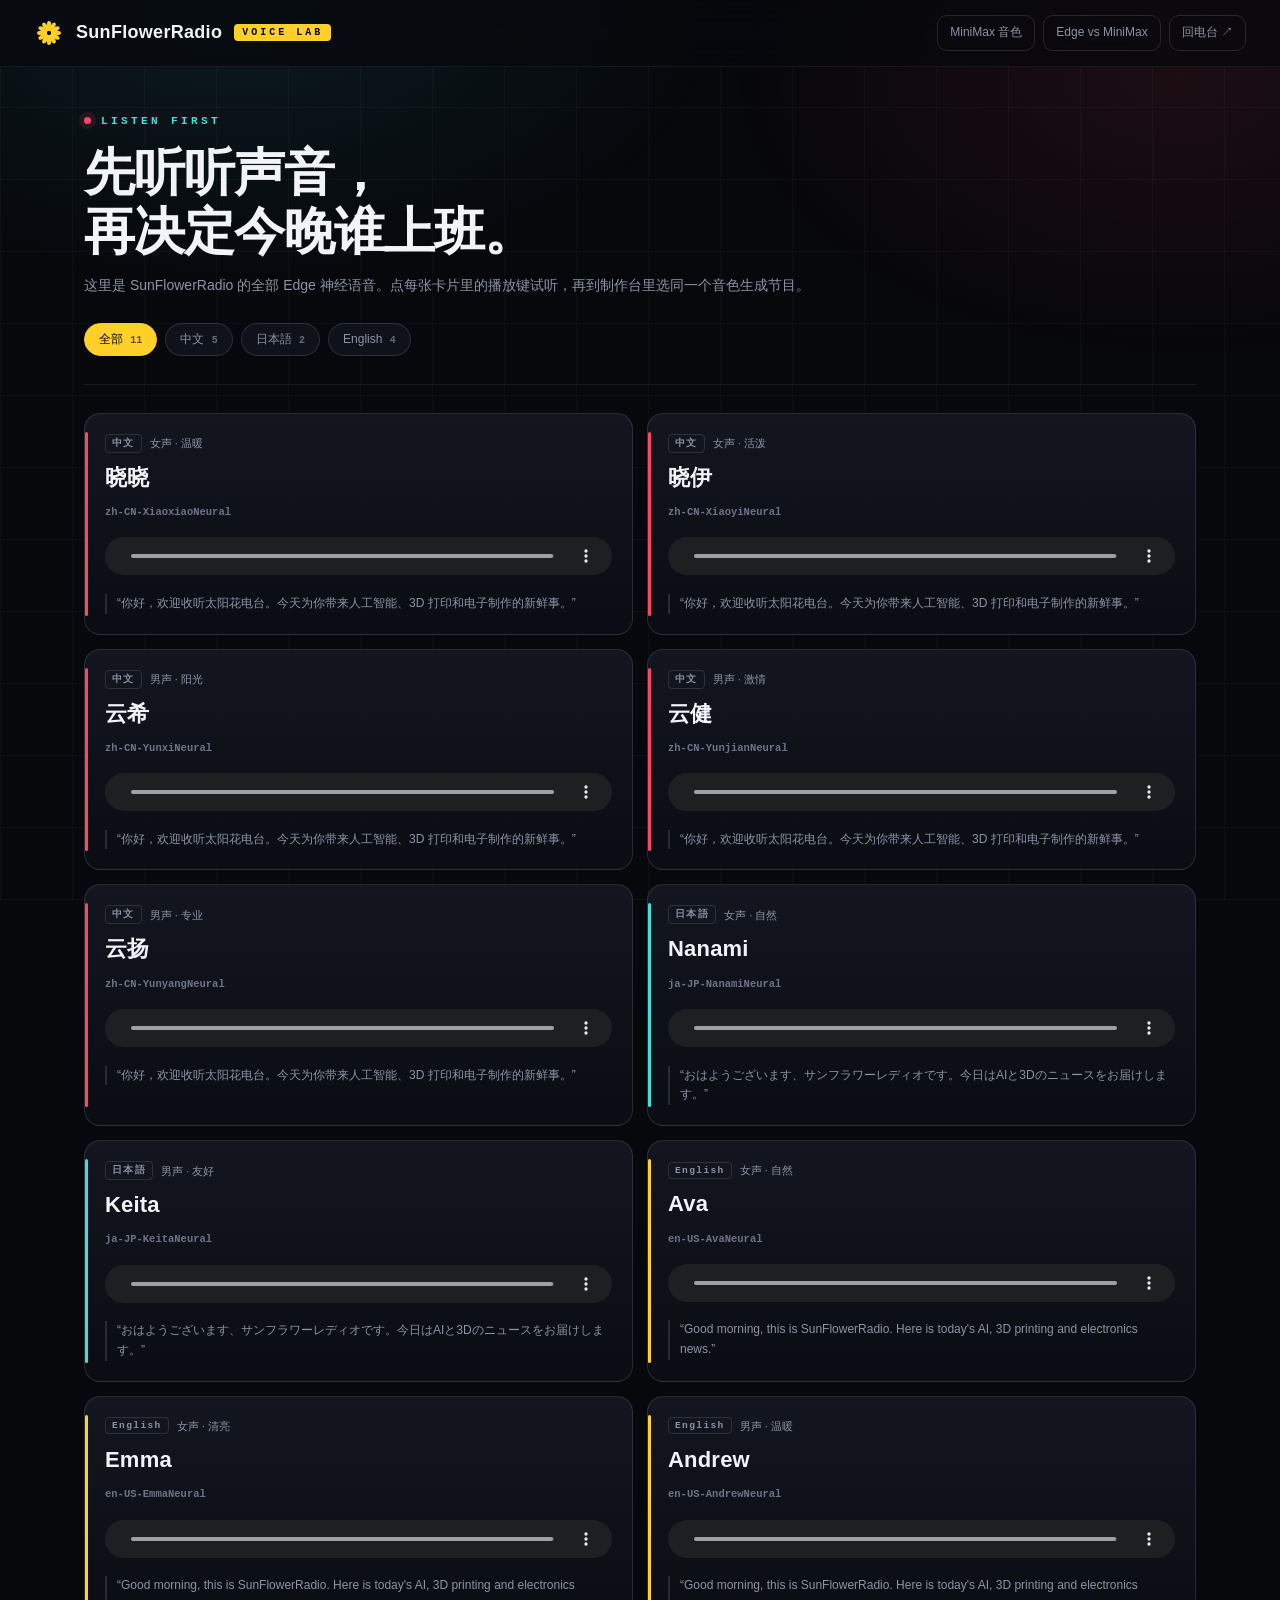
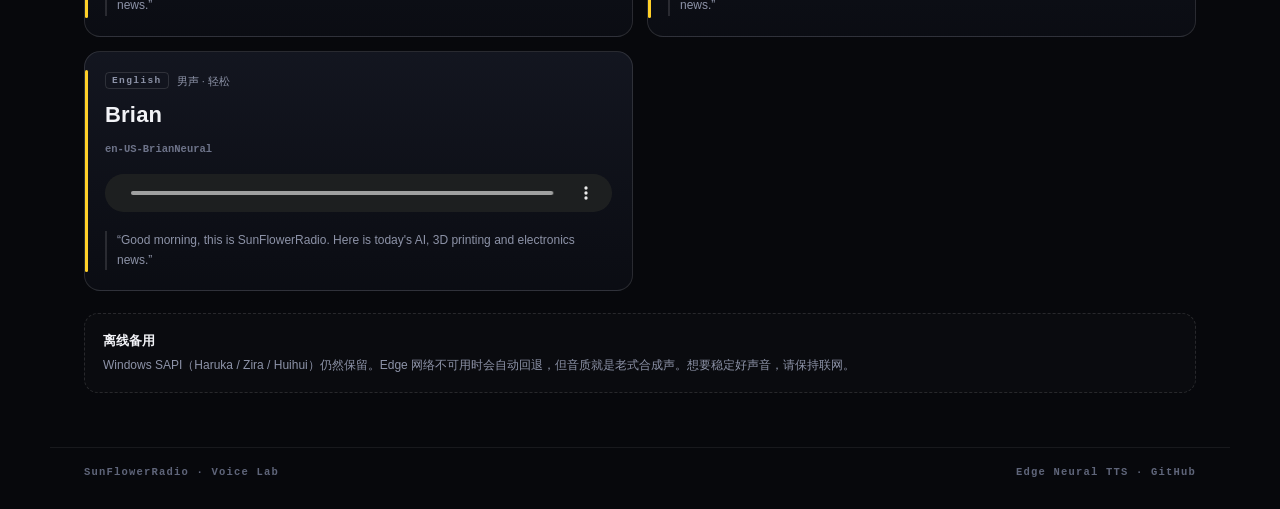
<file: voices/index.html>
<!doctype html>
<html lang="zh-CN">
<head>
<meta charset="utf-8">
<meta name="viewport" content="width=device-width,initial-scale=1">
<title>音色试听 · SunFlowerRadio</title>
<link rel="icon" href="../logo.svg">
<link rel="stylesheet" href="voices.css">
</head>
<body>
<div class="bg" aria-hidden="true"></div>
<header class="top">
  <a class="brand" href="../"><i class="mark" aria-hidden="true"></i><b>SunFlowerRadio</b><em>VOICE LAB</em></a>
  <div class="nav"><a class="ghost" href="minimax/">MiniMax 音色</a><a class="ghost" href="compare/">Edge vs MiniMax</a><a class="ghost" href="../">回电台 <span>↗</span></a></div>
</header>

<main>
  <section class="hero">
    <div class="eyebrow"><span></span> LISTEN FIRST</div>
    <h1>先听听声音，<br>再决定今晚谁上班。</h1>
    <p>这里是 SunFlowerRadio 的全部 Edge 神经语音。点每张卡片里的播放键试听，再到制作台里选同一个音色生成节目。</p>
    <div class="filters" id="filters">
      <button class="on" data-lang="all">全部 <small>11</small></button>
      <button data-lang="zh">中文 <small>5</small></button>
      <button data-lang="ja">日本語 <small>2</small></button>
      <button data-lang="en">English <small>4</small></button>
    </div>
  </section>

  <div class="grid" id="grid"></div>

  <section class="note">
    <b>离线备用</b>
    <p>Windows SAPI（Haruka / Zira / Huihui）仍然保留。Edge 网络不可用时会自动回退，但音质就是老式合成声。想要稳定好声音，请保持联网。</p>
  </section>
</main>

<footer>
  <span>SunFlowerRadio · Voice Lab</span>
  <span>Edge Neural TTS · <a href="https://github.com/SunGang-pine/SunFlowerRadio" target="_blank" rel="noopener">GitHub</a></span>
</footer>

<script src="voices.js"></script>
</body>
</html>
</file>
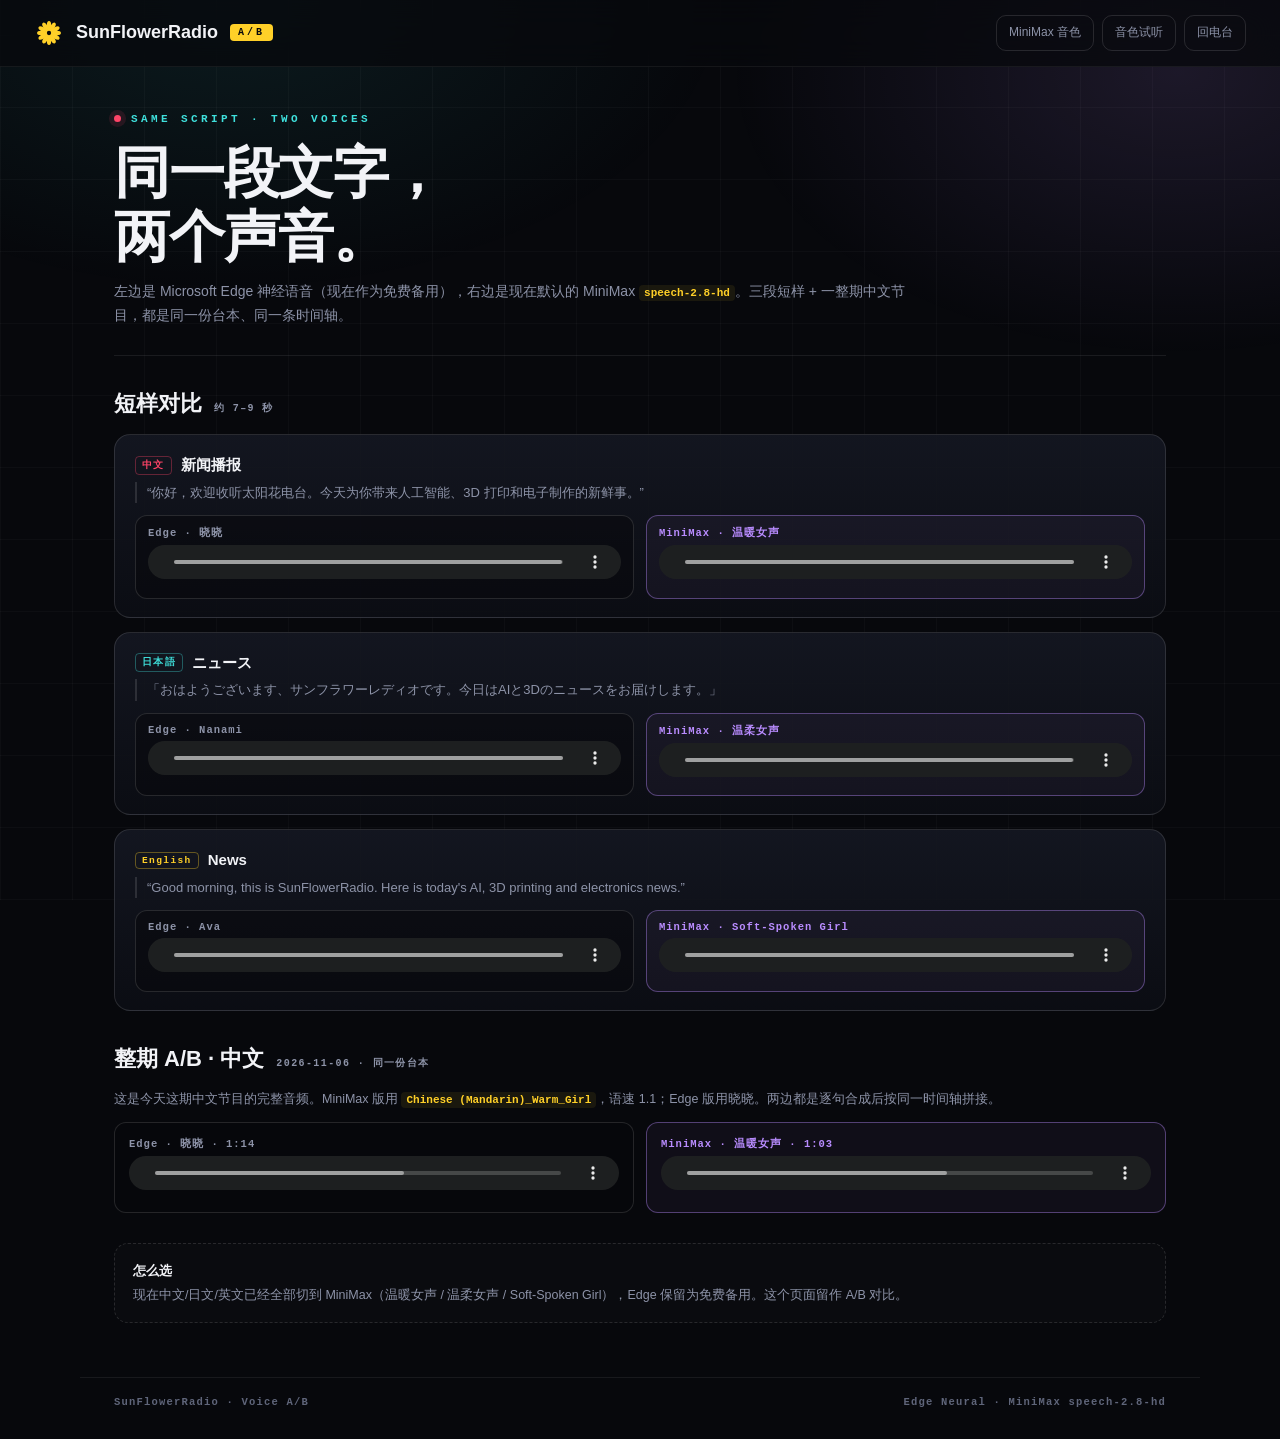
<file: voices/compare/index.html>
<!doctype html>
<html lang="zh-CN">
<head>
<meta charset="utf-8">
<meta name="viewport" content="width=device-width,initial-scale=1">
<title>Edge vs MiniMax · SunFlowerRadio</title>
<link rel="icon" href="../../logo.svg">
<link rel="stylesheet" href="compare.css">
</head>
<body>
<div class="bg" aria-hidden="true"></div>
<header class="top">
  <a class="brand" href="../../"><i class="mark" aria-hidden="true"></i><b>SunFlowerRadio</b><em>A/B</em></a>
  <div class="nav"><a href="../minimax/">MiniMax 音色</a><a href="../">音色试听</a><a href="../../">回电台</a></div>
</header>

<main>
  <section class="hero">
    <div class="eyebrow"><span></span> SAME SCRIPT · TWO VOICES</div>
    <h1>同一段文字，<br>两个声音。</h1>
    <p>左边是 Microsoft Edge 神经语音（现在作为免费备用），右边是现在默认的 MiniMax <code>speech-2.8-hd</code>。三段短样 + 一整期中文节目，都是同一份台本、同一条时间轴。</p>
  </section>

  <section class="block">
    <div class="bh"><h2>短样对比</h2><span>约 7–9 秒</span></div>
    <div class="cards">
      <article class="card">
        <div class="ch"><span class="lang zh">中文</span><b>新闻播报</b></div>
        <p class="txt">“你好，欢迎收听太阳花电台。今天为你带来人工智能、3D 打印和电子制作的新鲜事。”</p>
        <div class="pair">
          <div class="player"><label>Edge · 晓晓</label><audio controls preload="metadata" src="../samples/zh-CN-XiaoxiaoNeural.mp3"></audio></div>
          <div class="player mm"><label>MiniMax · 温暖女声</label><audio controls preload="metadata" src="minimax-zh.mp3"></audio></div>
        </div>
      </article>

      <article class="card">
        <div class="ch"><span class="lang ja">日本語</span><b>ニュース</b></div>
        <p class="txt">「おはようございます、サンフラワーレディオです。今日はAIと3Dのニュースをお届けします。」</p>
        <div class="pair">
          <div class="player"><label>Edge · Nanami</label><audio controls preload="metadata" src="../samples/ja-JP-NanamiNeural.mp3"></audio></div>
          <div class="player mm"><label>MiniMax · 温柔女声</label><audio controls preload="metadata" src="minimax-ja.mp3"></audio></div>
        </div>
      </article>

      <article class="card">
        <div class="ch"><span class="lang en">English</span><b>News</b></div>
        <p class="txt">“Good morning, this is SunFlowerRadio. Here is today's AI, 3D printing and electronics news.”</p>
        <div class="pair">
          <div class="player"><label>Edge · Ava</label><audio controls preload="metadata" src="../samples/en-US-AvaNeural.mp3"></audio></div>
          <div class="player mm"><label>MiniMax · Soft-Spoken Girl</label><audio controls preload="metadata" src="minimax-en.mp3"></audio></div>
        </div>
      </article>
    </div>
  </section>

  <section class="block">
    <div class="bh"><h2>整期 A/B · 中文</h2><span>2026-11-06 · 同一份台本</span></div>
    <p class="lead">这是今天这期中文节目的完整音频。MiniMax 版用 <code>Chinese (Mandarin)_Warm_Girl</code>，语速 1.1；Edge 版用晓晓。两边都是逐句合成后按同一时间轴拼接。</p>
    <div class="pair full">
      <div class="player"><label>Edge · 晓晓 · 1:14</label><audio controls preload="metadata" src="full-edge-zh.mp3"></audio></div>
      <div class="player mm"><label>MiniMax · 温暖女声 · 1:03</label><audio controls preload="metadata" src="full-minimax-zh.mp3"></audio></div>
    </div>
  </section>

  <section class="note">
    <b>怎么选</b>
    <p>现在中文/日文/英文已经全部切到 MiniMax（温暖女声 / 温柔女声 / Soft-Spoken Girl），Edge 保留为免费备用。这个页面留作 A/B 对比。</p>
  </section>
</main>

<footer><span>SunFlowerRadio · Voice A/B</span><span>Edge Neural · MiniMax speech-2.8-hd</span></footer>
<script>
document.addEventListener("play", e => {
  if (!(e.target instanceof HTMLAudioElement)) return;
  document.querySelectorAll("audio").forEach(a => { if (a !== e.target) a.pause(); });
}, true);
</script>
</body>
</html>
</file>
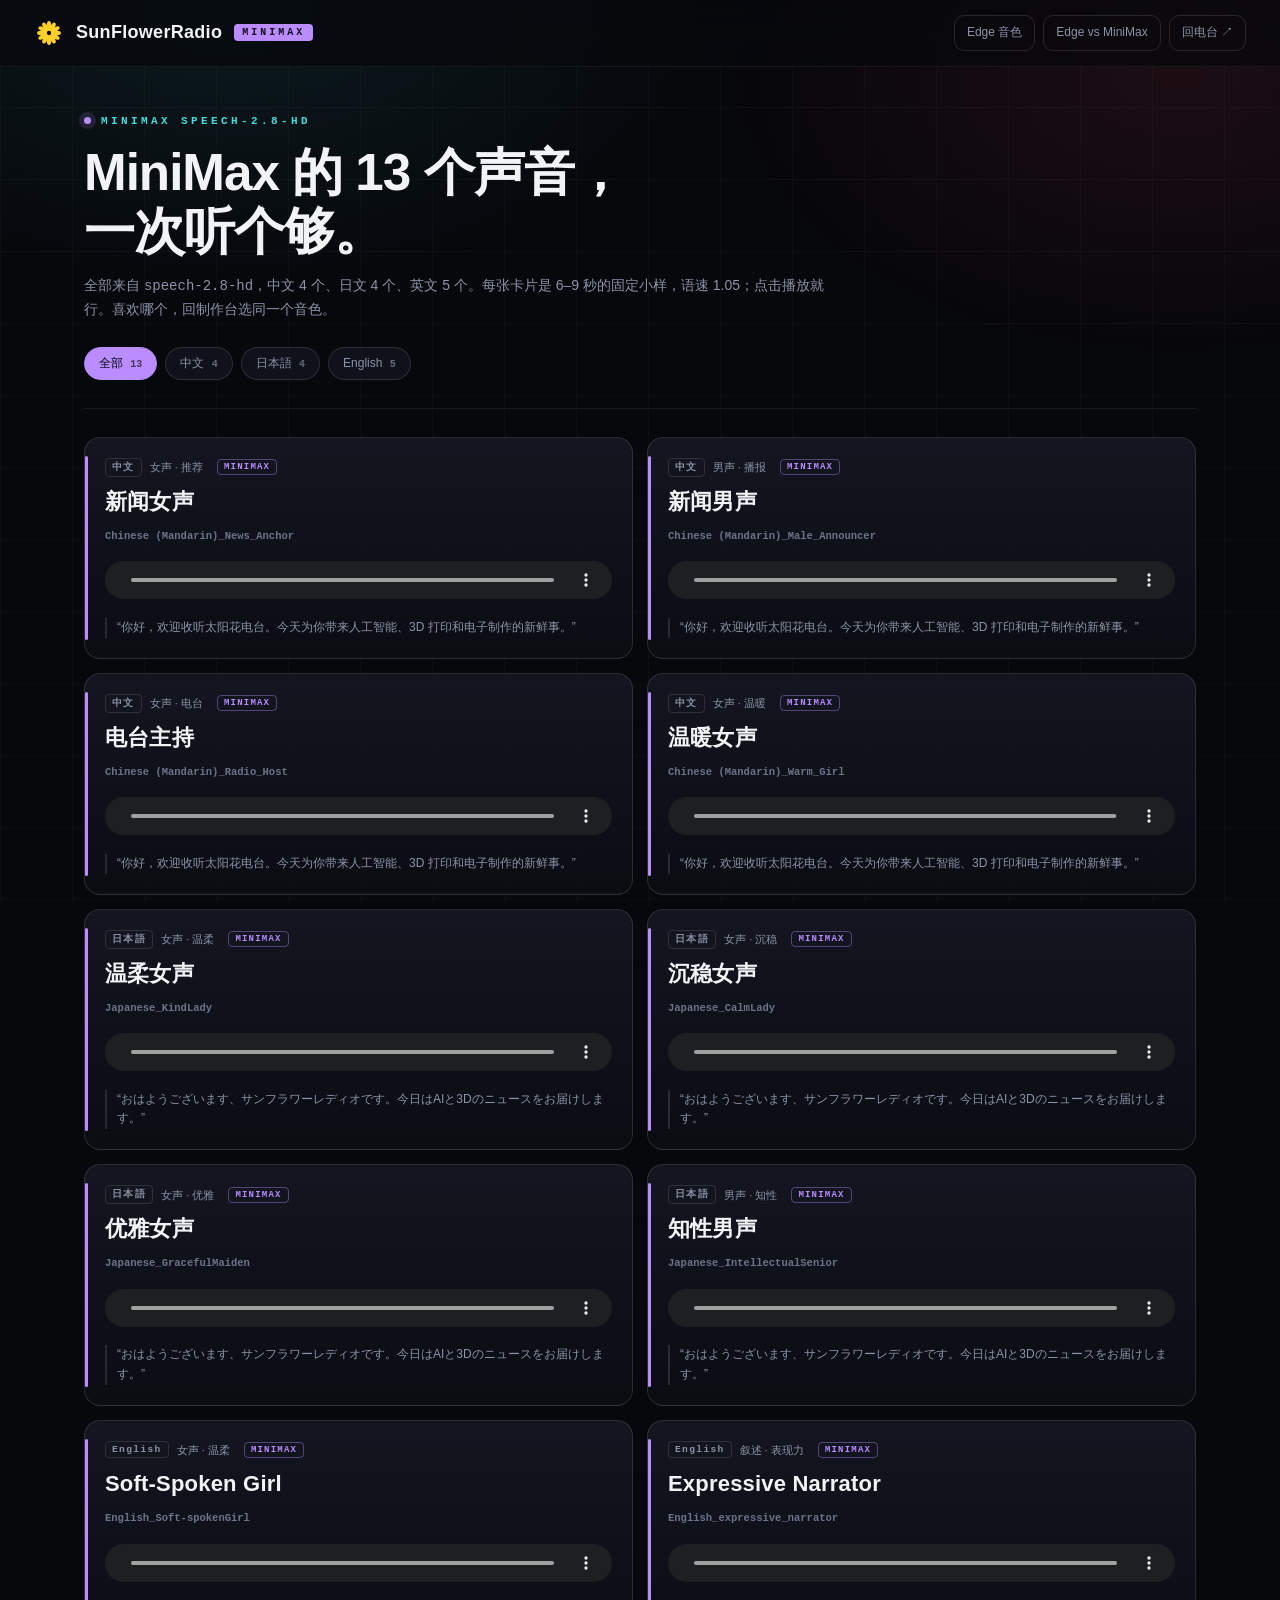
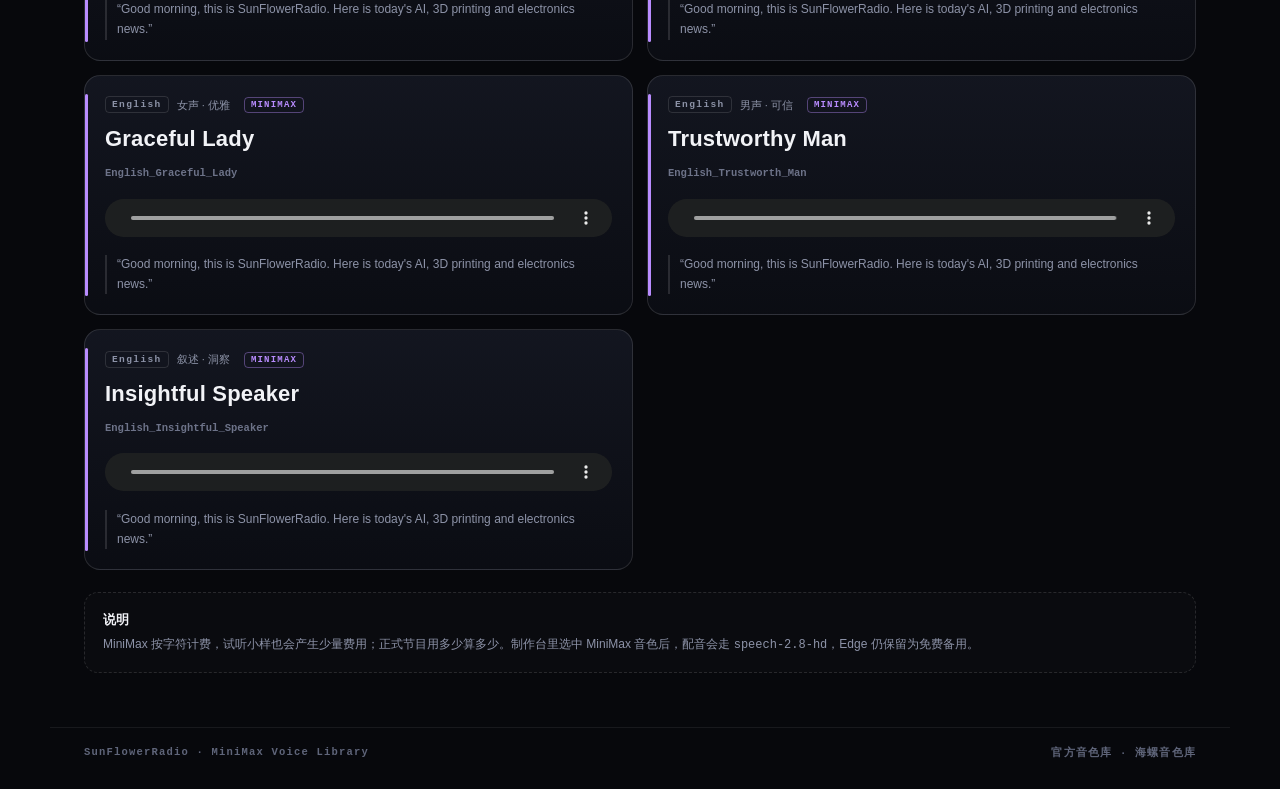
<file: voices/minimax/index.html>
<!doctype html>
<html lang="zh-CN">
<head>
<meta charset="utf-8">
<meta name="viewport" content="width=device-width,initial-scale=1">
<title>MiniMax 音色 · SunFlowerRadio</title>
<link rel="icon" href="../../logo.svg">
<link rel="stylesheet" href="../voices.css">
<style>
  .brand em{background:#b98cff;color:#120d1a}
  .eyebrow span{background:#b98cff;box-shadow:0 0 0 5px rgba(185,140,255,.14)}
  .filters button.on{background:#b98cff;border-color:#b98cff}
  .voice[data-lang="zh"]::before,.voice[data-lang="ja"]::before,.voice[data-lang="en"]::before{background:#b98cff}
  .voice:hover{border-color:rgba(185,140,255,.55)}
  .mmtag{display:inline-block;font:700 9px var(--mono);letter-spacing:1.2px;color:#b98cff;border:1px solid rgba(185,140,255,.4);border-radius:4px;padding:2px 6px;margin-left:6px}
</style>
</head>
<body>
<div class="bg" aria-hidden="true"></div>
<header class="top">
  <a class="brand" href="../../"><i class="mark" aria-hidden="true"></i><b>SunFlowerRadio</b><em>MINIMAX</em></a>
  <div class="nav">
    <a class="ghost" href="../">Edge 音色</a>
    <a class="ghost" href="../compare/">Edge vs MiniMax</a>
    <a class="ghost" href="../../">回电台 <span>↗</span></a>
  </div>
</header>

<main>
  <section class="hero">
    <div class="eyebrow"><span></span> MINIMAX SPEECH-2.8-HD</div>
    <h1>MiniMax 的 13 个声音，<br>一次听个够。</h1>
    <p>全部来自 <code>speech-2.8-hd</code>，中文 4 个、日文 4 个、英文 5 个。每张卡片是 6–9 秒的固定小样，语速 1.05；点击播放就行。喜欢哪个，回制作台选同一个音色。</p>
    <div class="filters" id="filters">
      <button class="on" data-lang="all">全部 <small>13</small></button>
      <button data-lang="zh">中文 <small>4</small></button>
      <button data-lang="ja">日本語 <small>4</small></button>
      <button data-lang="en">English <small>5</small></button>
    </div>
  </section>

  <div class="grid" id="grid"></div>

  <section class="note">
    <b>说明</b>
    <p>MiniMax 按字符计费，试听小样也会产生少量费用；正式节目用多少算多少。制作台里选中 MiniMax 音色后，配音会走 <code>speech-2.8-hd</code>，Edge 仍保留为免费备用。</p>
  </section>
</main>

<footer>
  <span>SunFlowerRadio · MiniMax Voice Library</span>
  <span><a href="https://www.minimax.io/audio/voices" target="_blank" rel="noopener">官方音色库</a> · <a href="https://hailuoai.com/audio/voices" target="_blank" rel="noopener">海螺音色库</a></span>
</footer>

<script src="voices.js"></script>
</body>
</html>
</file>
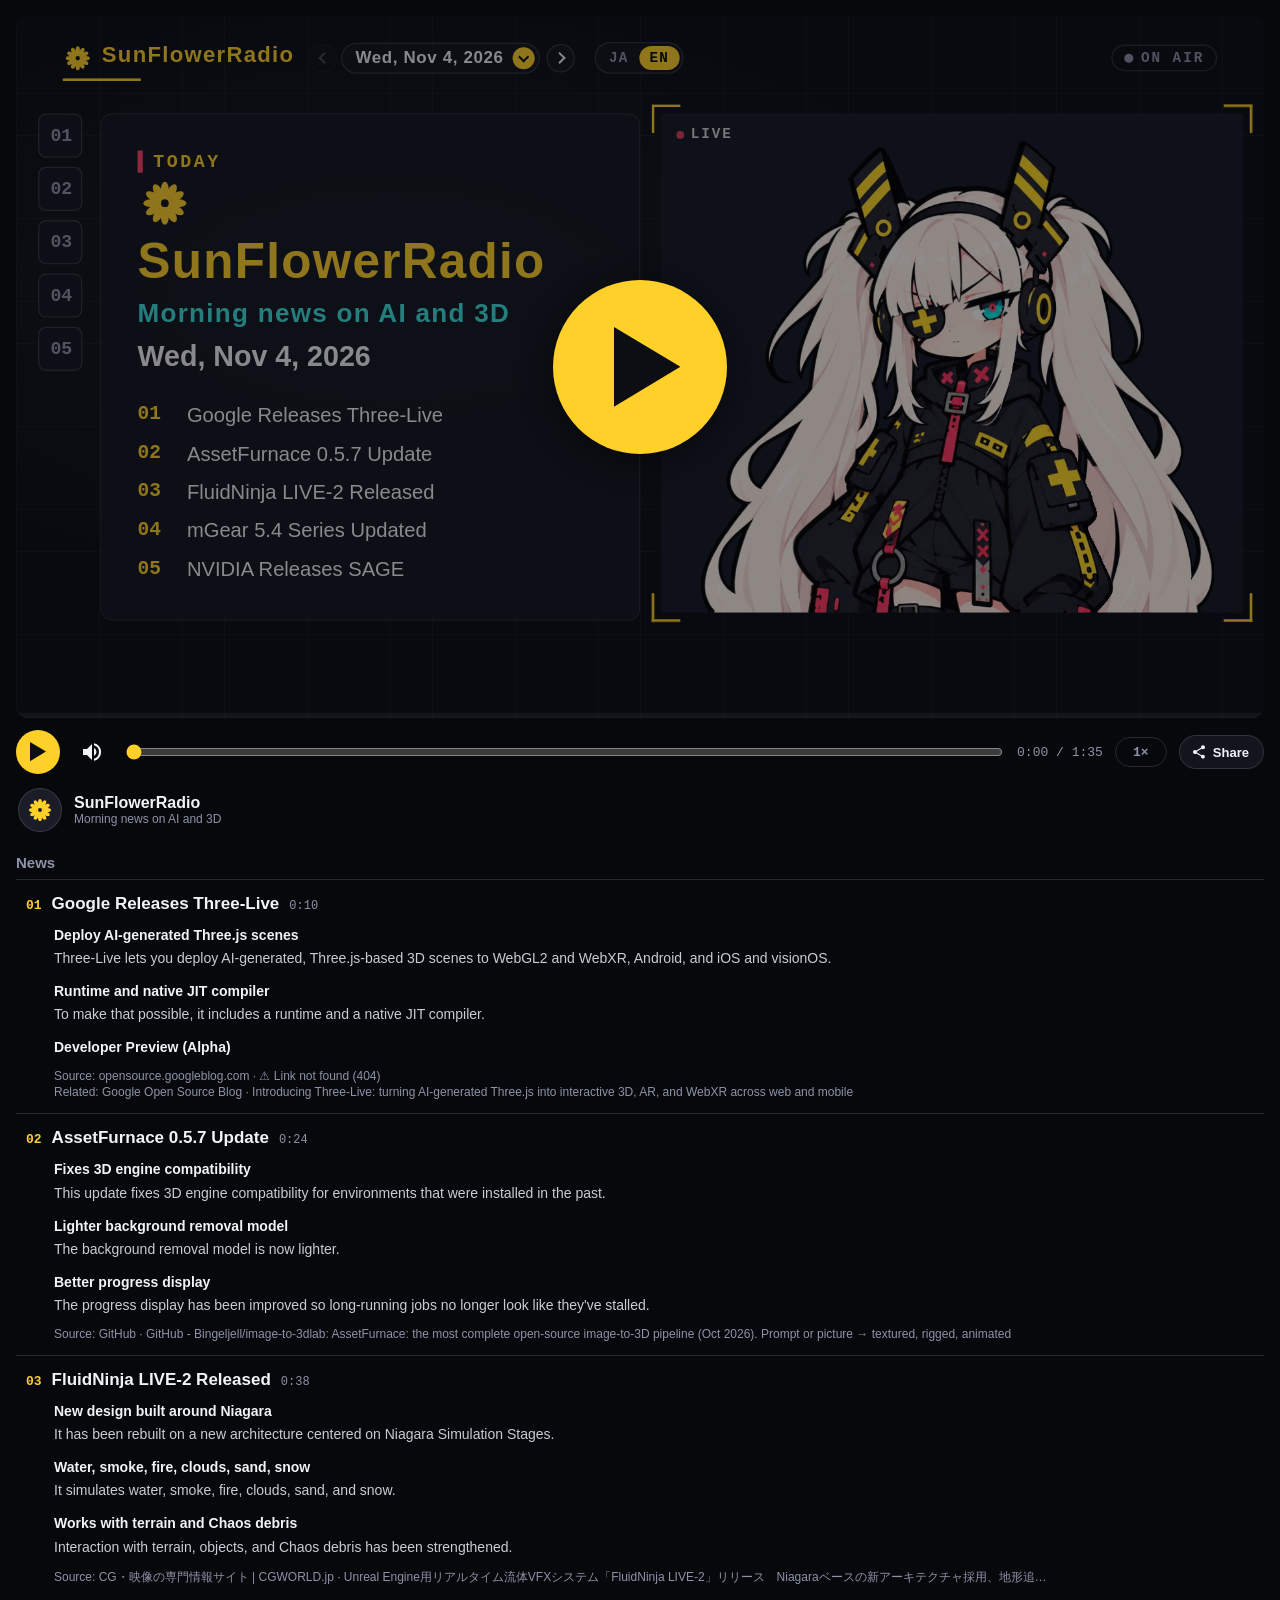
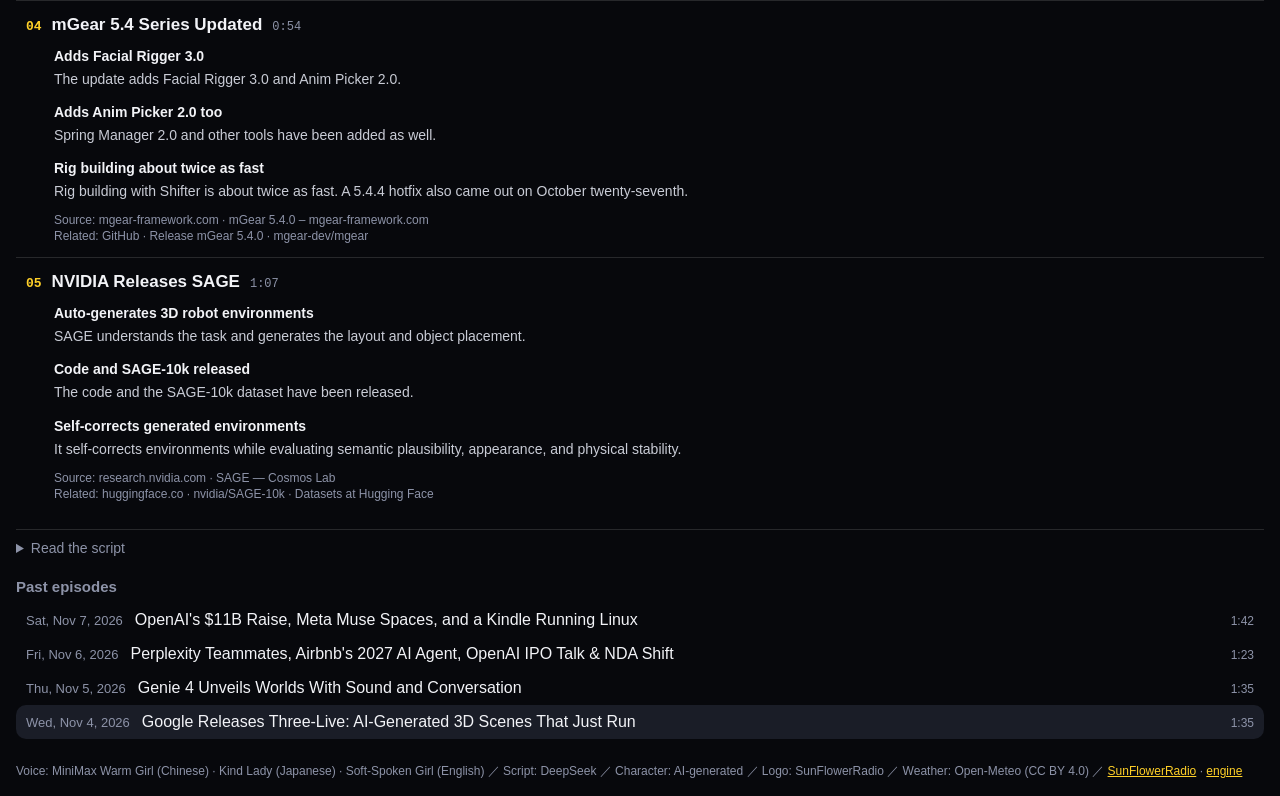
<file: share/2026-11-04-en.html>
<!doctype html>
<html lang="en">
<head>
<meta charset="utf-8">
<title>Google Releases Three-Live: AI-Generated 3D Scenes That Just Run | SunFlowerRadio</title>
<meta name="description" content="01 Google Releases Three-Live / 02 AssetFurnace 0.5.7 Update / 03 FluidNinja LIVE-2 Released / 04 mGear 5.4 Series Updated / 05 NVIDIA Releases SAGE">
<meta property="og:type" content="article">
<meta property="og:site_name" content="SunFlowerRadio">
<meta property="og:title" content="Google Releases Three-Live: AI-Generated 3D Scenes That Just Run">
<meta property="og:description" content="01 Google Releases Three-Live / 02 AssetFurnace 0.5.7 Update / 03 FluidNinja LIVE-2 Released / 04 mGear 5.4 Series Updated / 05 NVIDIA Releases SAGE">
<meta property="og:image" content="https://SunGang-pine.github.io/SunFlowerRadio/share/2026-11-04-en.jpg">
<meta property="og:image:width" content="1200">
<meta property="og:image:height" content="630">
<meta property="og:url" content="https://SunGang-pine.github.io/SunFlowerRadio/share/2026-11-04-en.html">
<meta property="og:locale" content="en_US">
<meta name="twitter:card" content="summary_large_image">
<meta http-equiv="refresh" content="0; url=../#2026-11-04/en">
<script>location.replace("../#2026-11-04/en")</script>
</head>
<body><a href="../#2026-11-04/en">Google Releases Three-Live: AI-Generated 3D Scenes That Just Run</a></body>
</html>
</file>
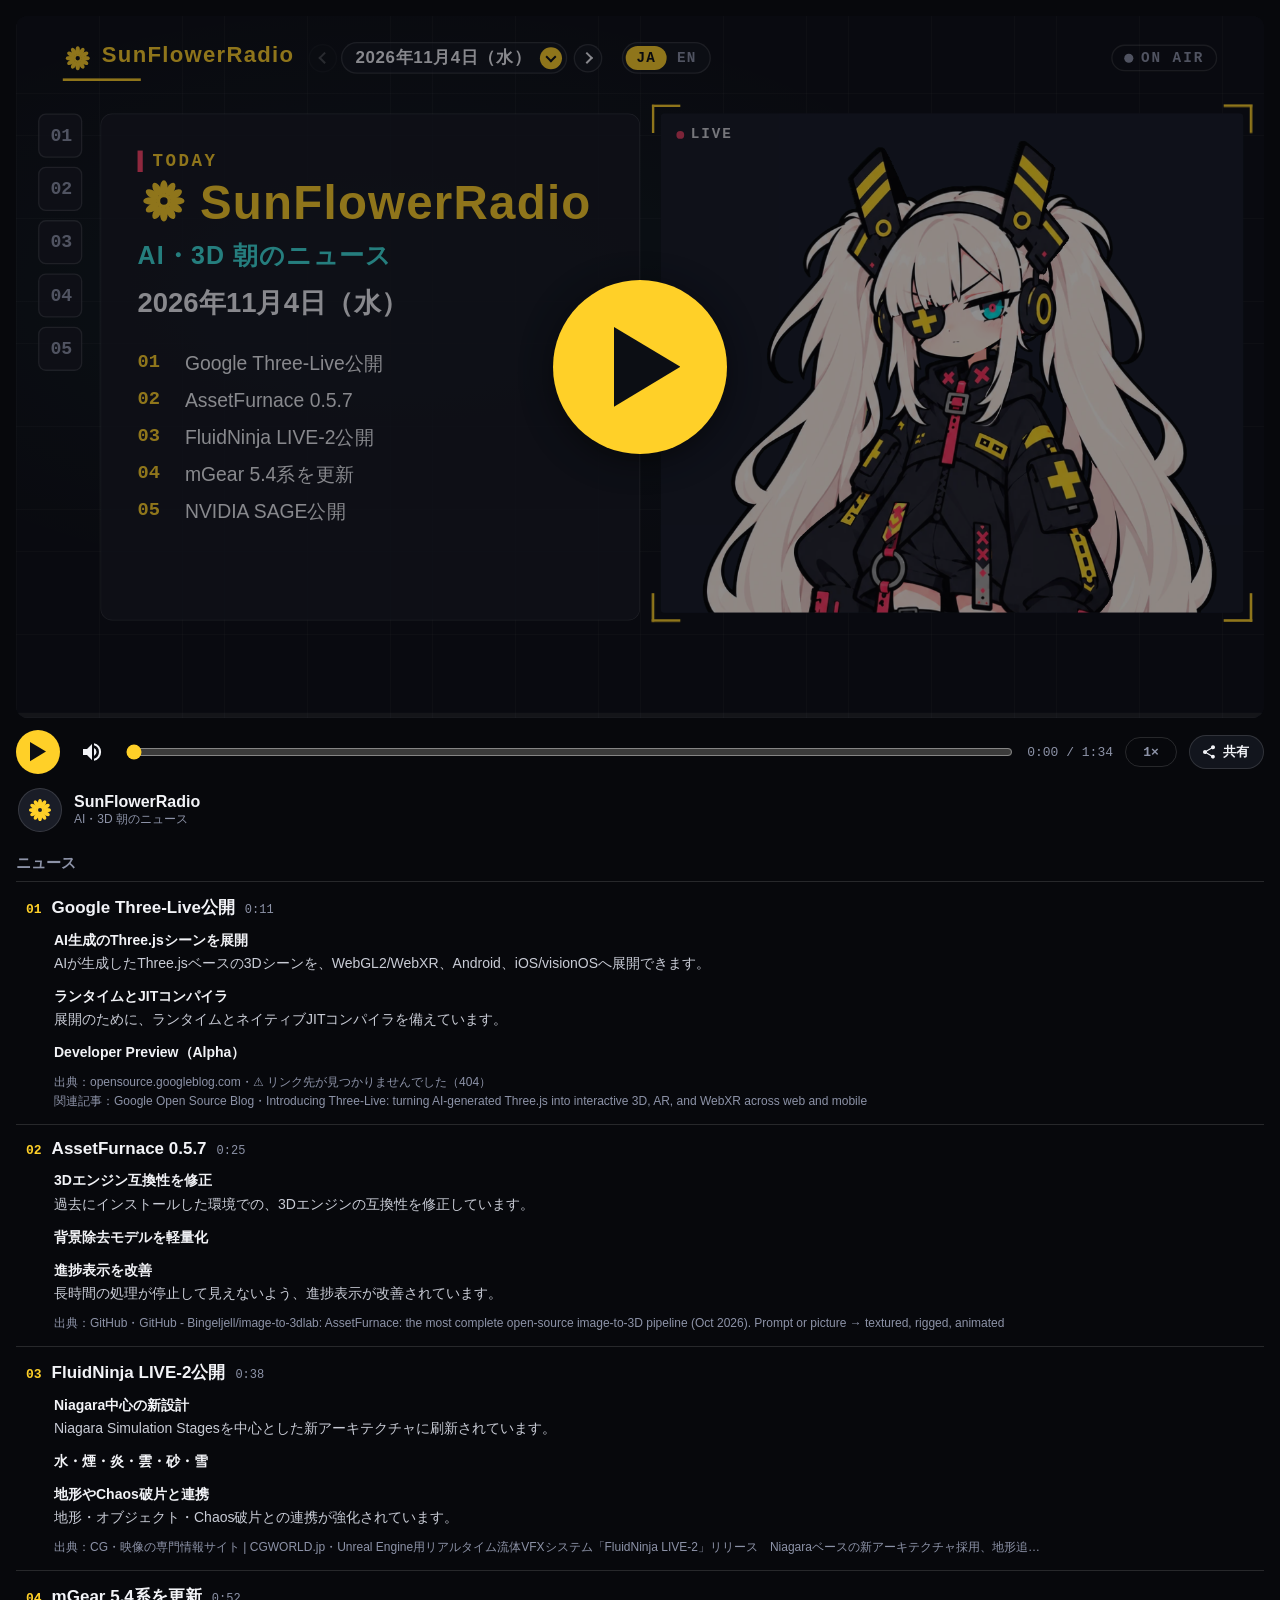
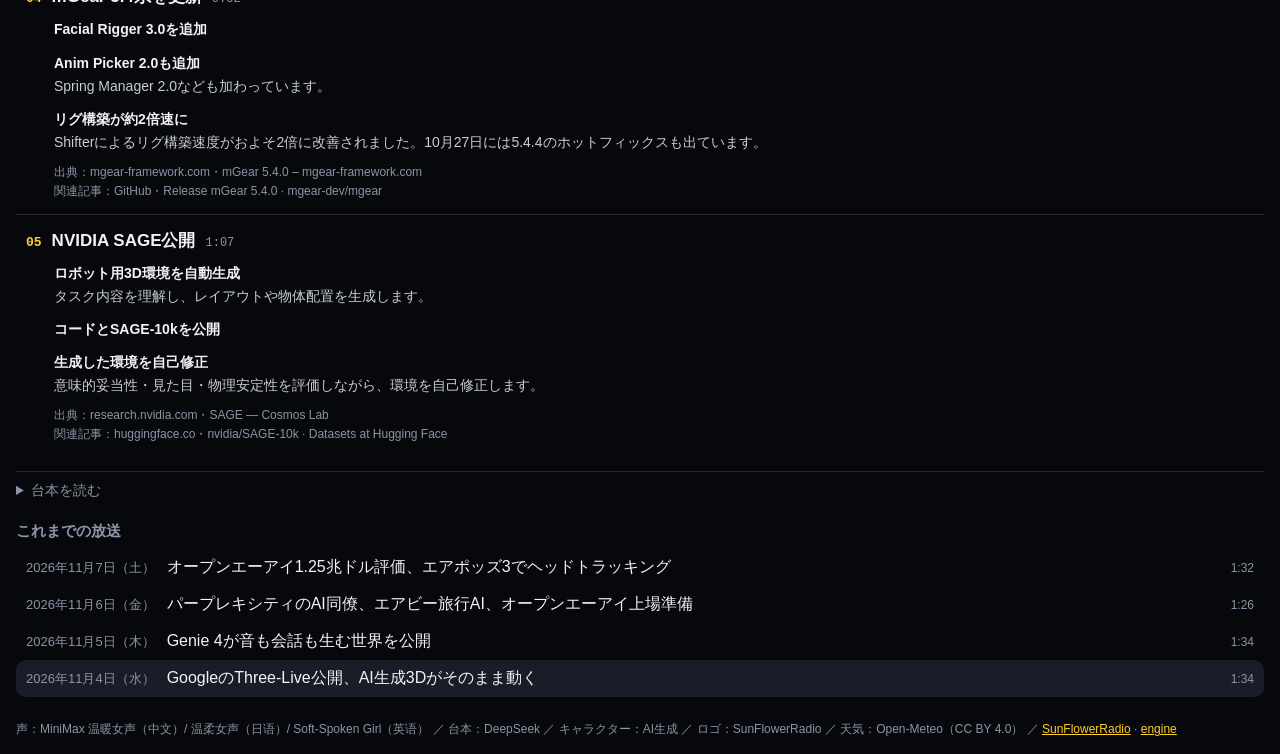
<file: share/2026-11-04-ja.html>
<!doctype html>
<html lang="ja">
<head>
<meta charset="utf-8">
<title>GoogleのThree-Live公開、AI生成3Dがそのまま動く | SunFlowerRadio</title>
<meta name="description" content="01 Google Three-Live公開 / 02 AssetFurnace 0.5.7 / 03 FluidNinja LIVE-2公開 / 04 mGear 5.4系を更新 / 05 NVIDIA SAGE公開">
<meta property="og:type" content="article">
<meta property="og:site_name" content="SunFlowerRadio">
<meta property="og:title" content="GoogleのThree-Live公開、AI生成3Dがそのまま動く">
<meta property="og:description" content="01 Google Three-Live公開 / 02 AssetFurnace 0.5.7 / 03 FluidNinja LIVE-2公開 / 04 mGear 5.4系を更新 / 05 NVIDIA SAGE公開">
<meta property="og:image" content="https://SunGang-pine.github.io/SunFlowerRadio/share/2026-11-04-ja.jpg">
<meta property="og:image:width" content="1200">
<meta property="og:image:height" content="630">
<meta property="og:url" content="https://SunGang-pine.github.io/SunFlowerRadio/share/2026-11-04-ja.html">
<meta property="og:locale" content="ja_JP">
<meta name="twitter:card" content="summary_large_image">
<meta http-equiv="refresh" content="0; url=../#2026-11-04/ja">
<script>location.replace("../#2026-11-04/ja")</script>
</head>
<body><a href="../#2026-11-04/ja">GoogleのThree-Live公開、AI生成3Dがそのまま動く</a></body>
</html>
</file>
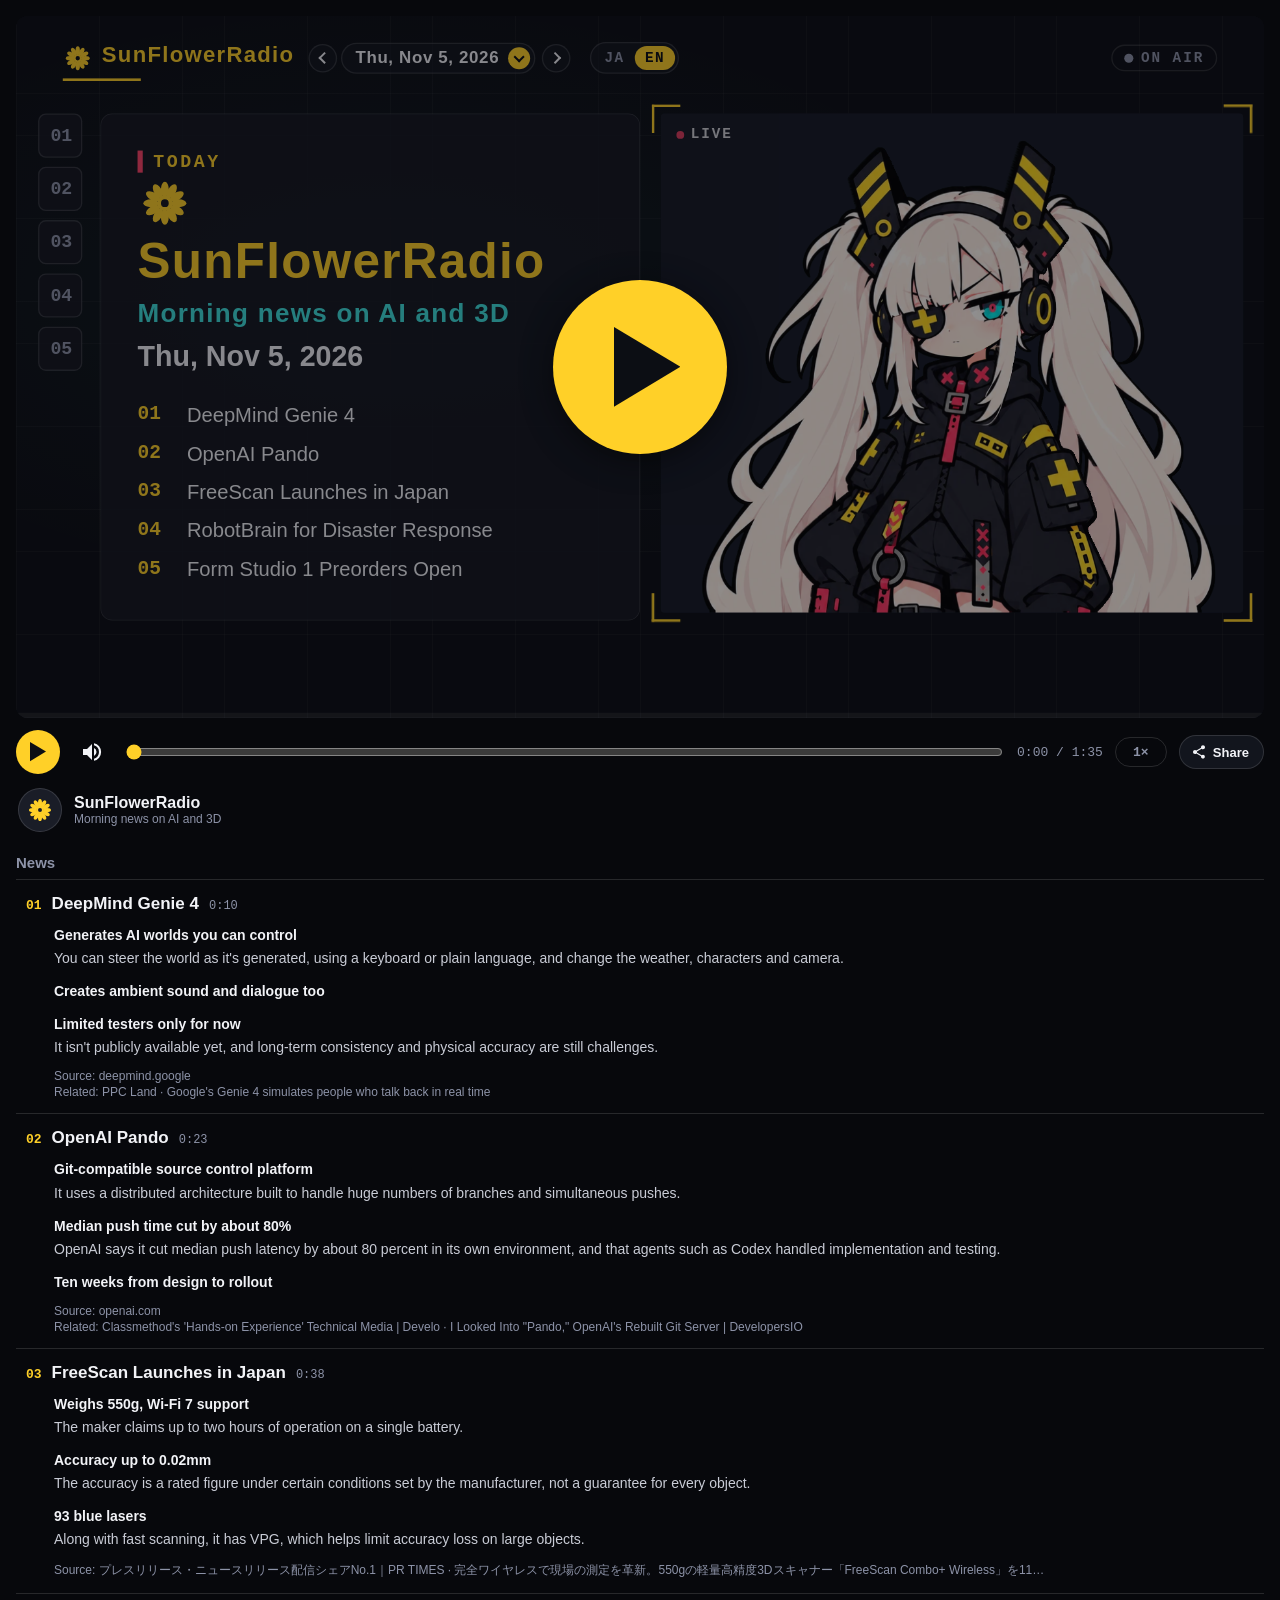
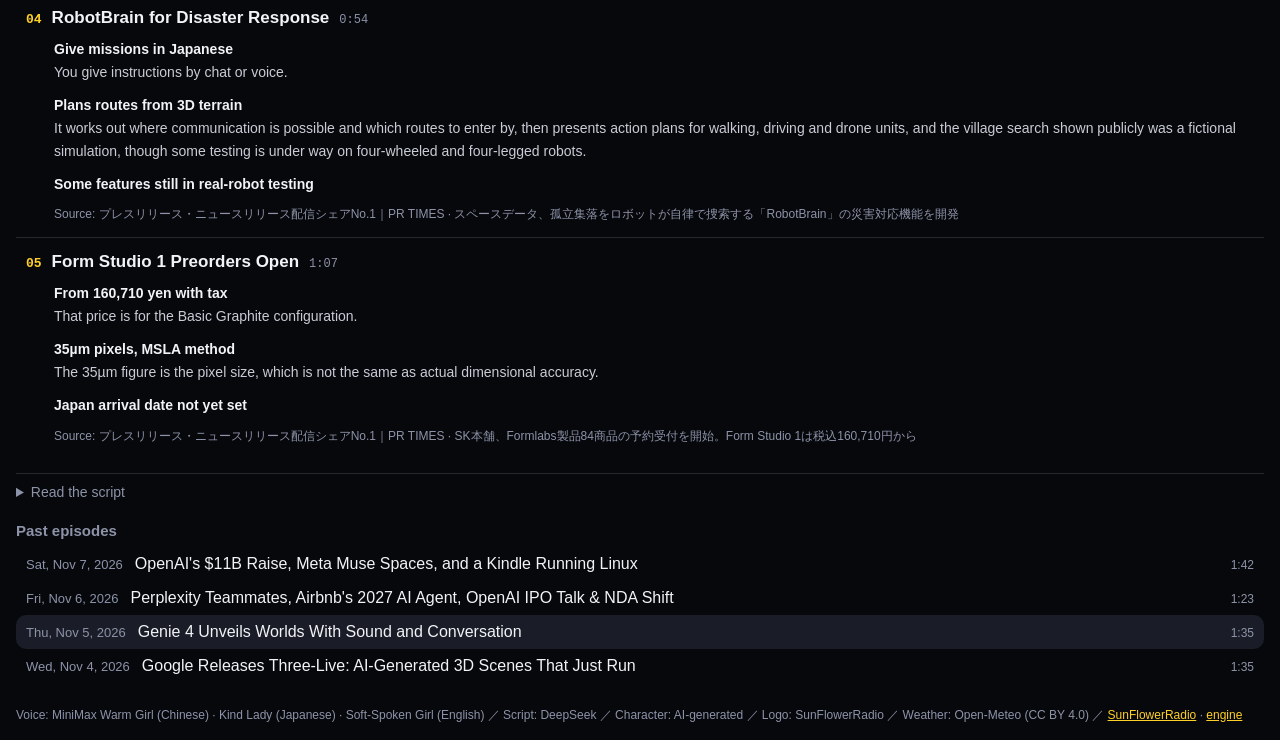
<file: share/2026-11-05-en.html>
<!doctype html>
<html lang="en">
<head>
<meta charset="utf-8">
<title>Genie 4 Unveils Worlds With Sound and Conversation | SunFlowerRadio</title>
<meta name="description" content="01 DeepMind Genie 4 / 02 OpenAI Pando / 03 FreeScan Launches in Japan / 04 RobotBrain for Disaster Response / 05 Form Studio 1 Preorders Open">
<meta property="og:type" content="article">
<meta property="og:site_name" content="SunFlowerRadio">
<meta property="og:title" content="Genie 4 Unveils Worlds With Sound and Conversation">
<meta property="og:description" content="01 DeepMind Genie 4 / 02 OpenAI Pando / 03 FreeScan Launches in Japan / 04 RobotBrain for Disaster Response / 05 Form Studio 1 Preorders Open">
<meta property="og:image" content="https://SunGang-pine.github.io/SunFlowerRadio/share/2026-11-05-en.jpg">
<meta property="og:image:width" content="1200">
<meta property="og:image:height" content="630">
<meta property="og:url" content="https://SunGang-pine.github.io/SunFlowerRadio/share/2026-11-05-en.html">
<meta property="og:locale" content="en_US">
<meta name="twitter:card" content="summary_large_image">
<meta http-equiv="refresh" content="0; url=../#2026-11-05/en">
<script>location.replace("../#2026-11-05/en")</script>
</head>
<body><a href="../#2026-11-05/en">Genie 4 Unveils Worlds With Sound and Conversation</a></body>
</html>
</file>
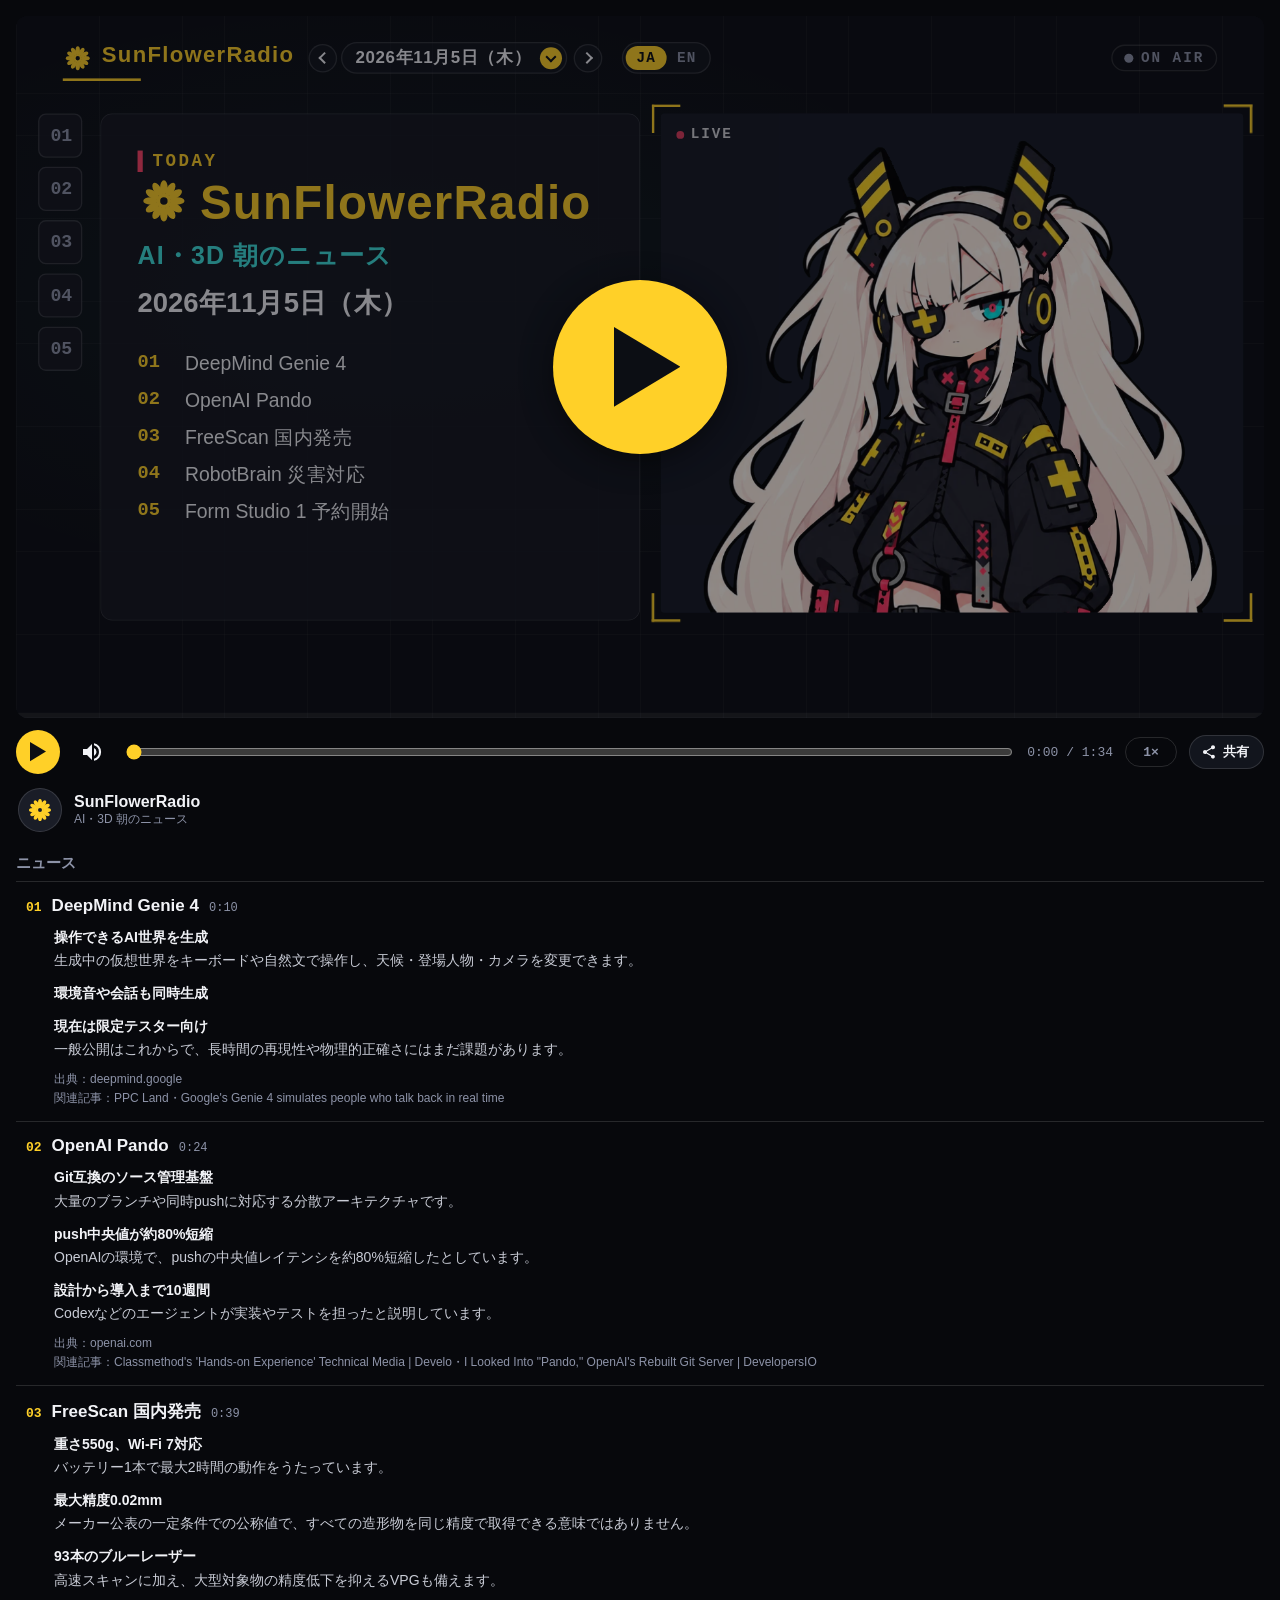
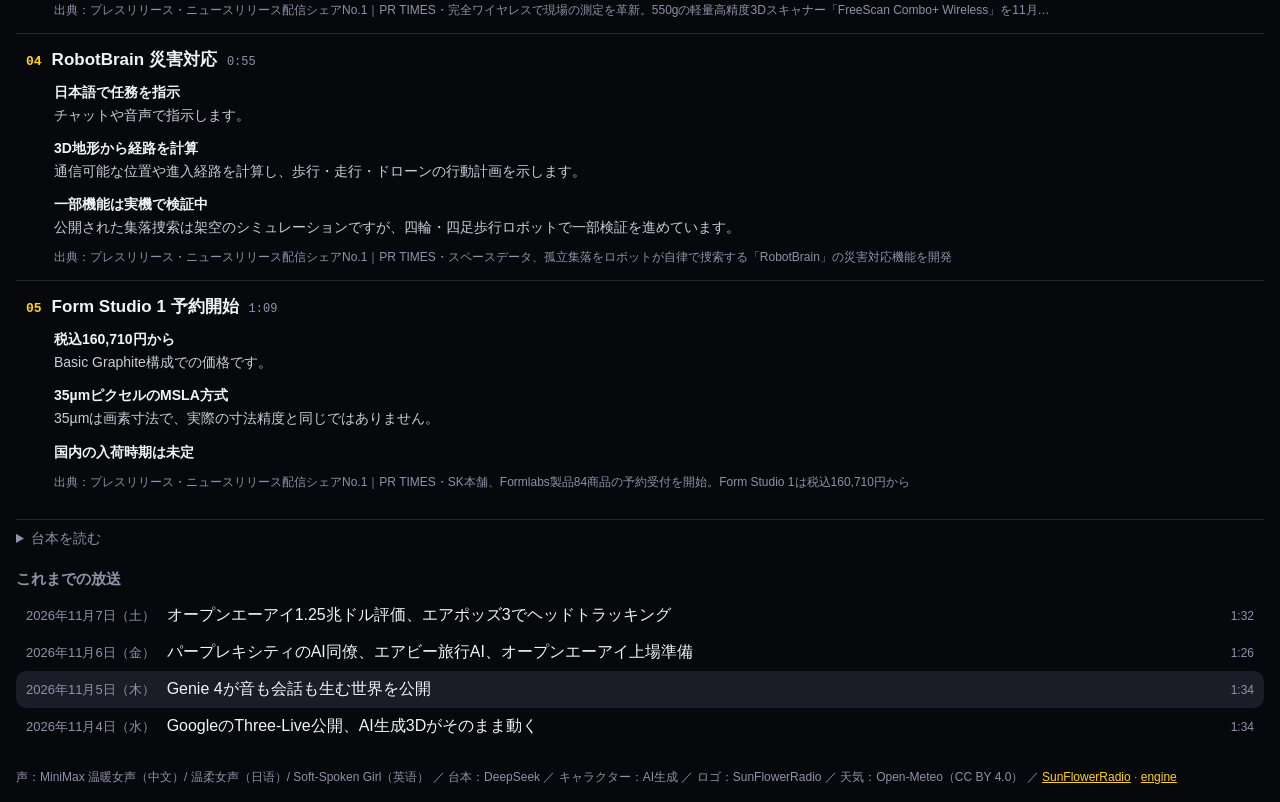
<file: share/2026-11-05-ja.html>
<!doctype html>
<html lang="ja">
<head>
<meta charset="utf-8">
<title>Genie 4が音も会話も生む世界を公開 | SunFlowerRadio</title>
<meta name="description" content="01 DeepMind Genie 4 / 02 OpenAI Pando / 03 FreeScan 国内発売 / 04 RobotBrain 災害対応 / 05 Form Studio 1 予約開始">
<meta property="og:type" content="article">
<meta property="og:site_name" content="SunFlowerRadio">
<meta property="og:title" content="Genie 4が音も会話も生む世界を公開">
<meta property="og:description" content="01 DeepMind Genie 4 / 02 OpenAI Pando / 03 FreeScan 国内発売 / 04 RobotBrain 災害対応 / 05 Form Studio 1 予約開始">
<meta property="og:image" content="https://SunGang-pine.github.io/SunFlowerRadio/share/2026-11-05-ja.jpg">
<meta property="og:image:width" content="1200">
<meta property="og:image:height" content="630">
<meta property="og:url" content="https://SunGang-pine.github.io/SunFlowerRadio/share/2026-11-05-ja.html">
<meta property="og:locale" content="ja_JP">
<meta name="twitter:card" content="summary_large_image">
<meta http-equiv="refresh" content="0; url=../#2026-11-05/ja">
<script>location.replace("../#2026-11-05/ja")</script>
</head>
<body><a href="../#2026-11-05/ja">Genie 4が音も会話も生む世界を公開</a></body>
</html>
</file>
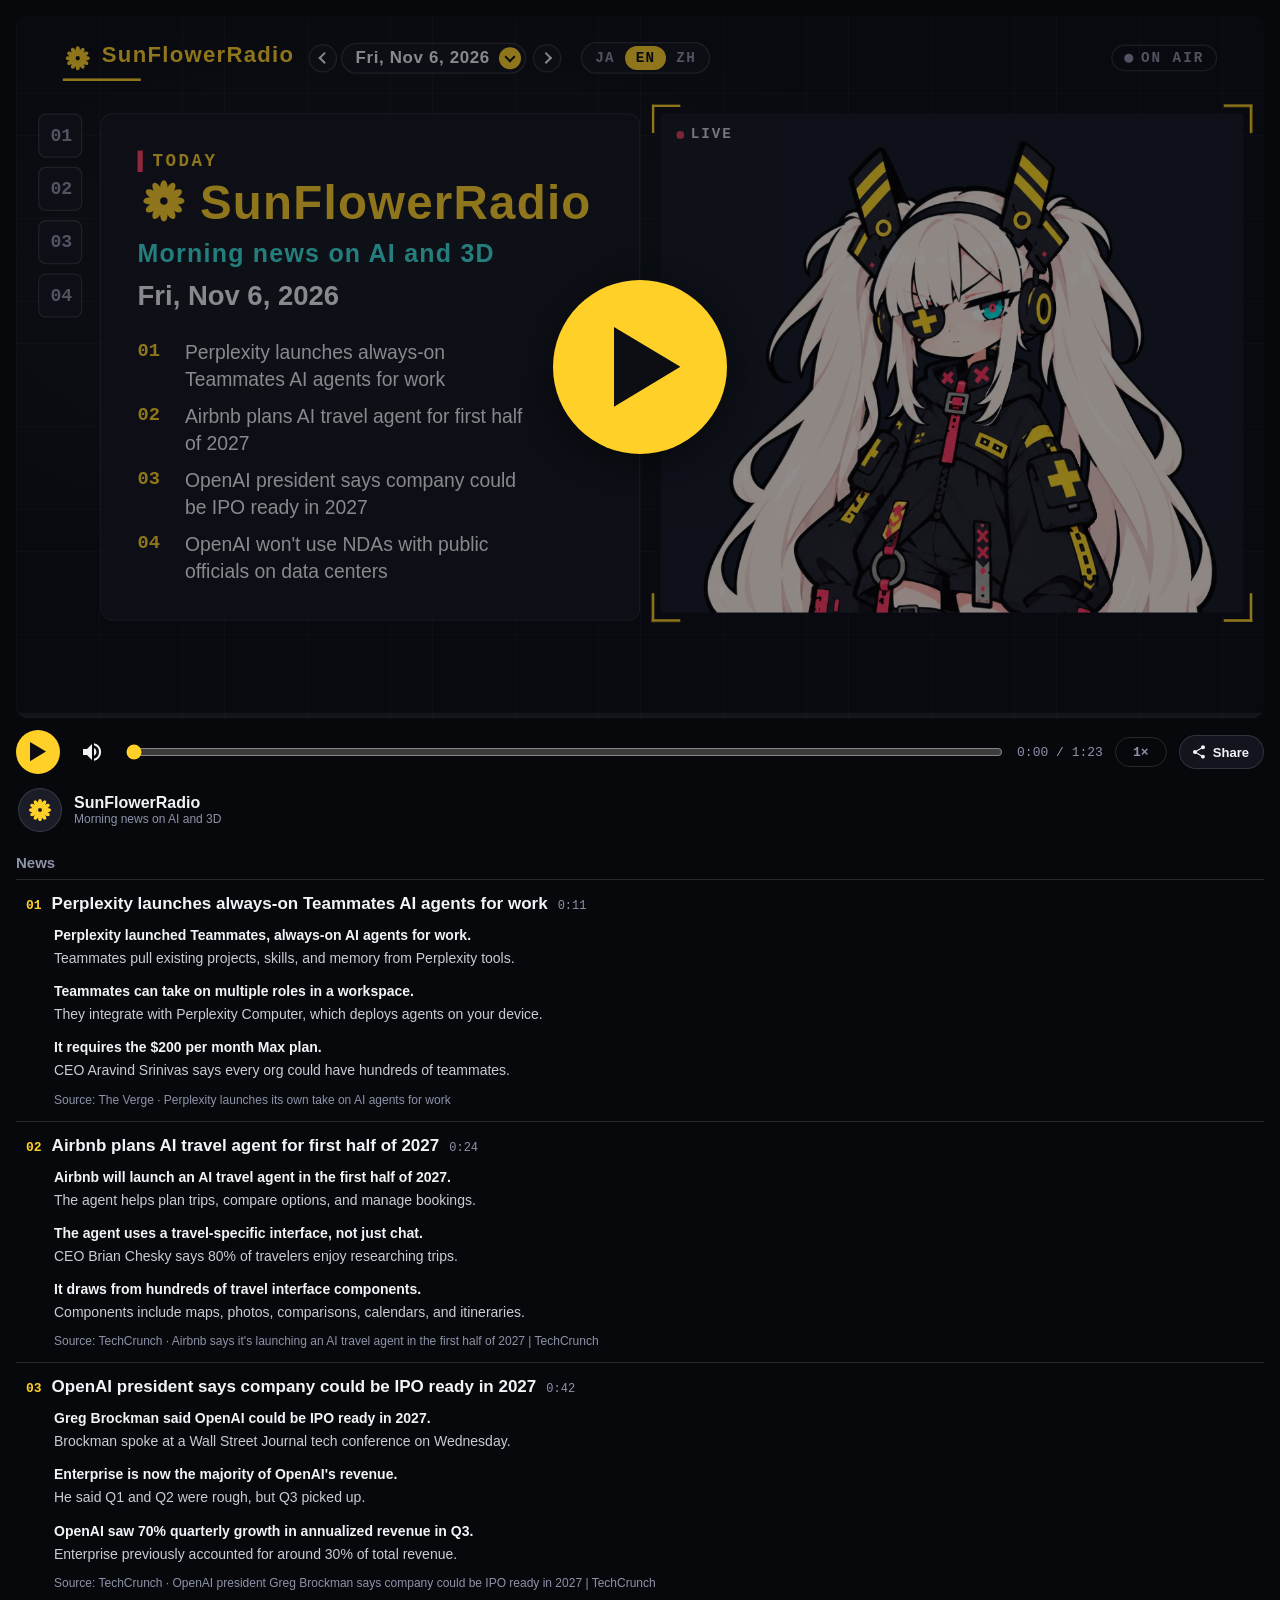
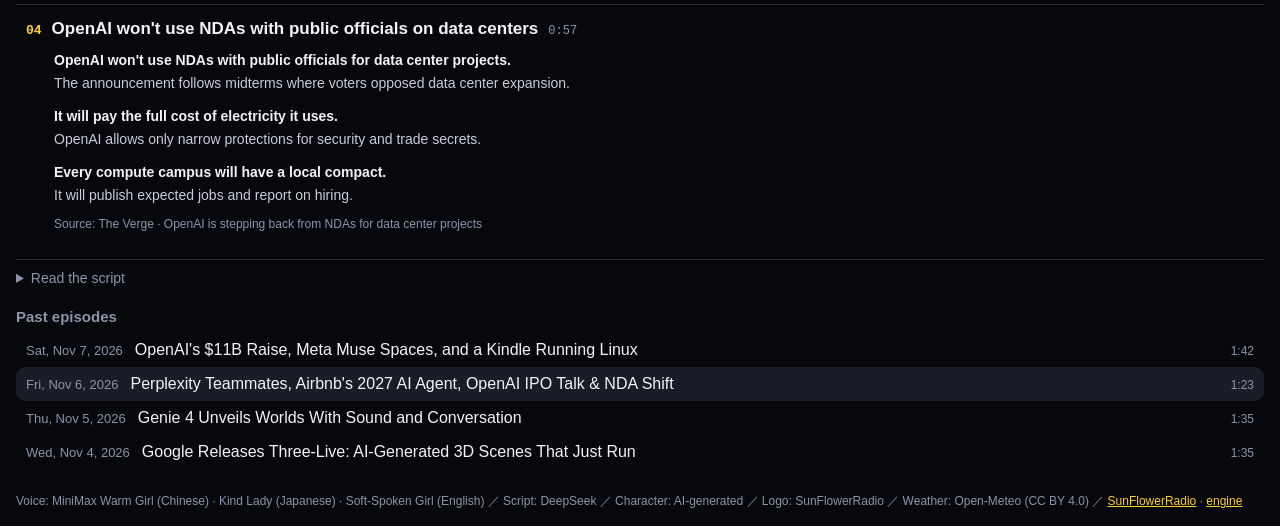
<file: share/2026-11-06-en.html>
<!doctype html>
<html lang="en">
<head>
<meta charset="utf-8">
<title>Perplexity Teammates, Airbnb&#x27;s 2027 AI Agent, OpenAI IPO Talk &amp; NDA Shift | SunFlowerRadio</title>
<meta name="description" content="01 Perplexity launches always-on Teammates AI agents for work / 02 Airbnb plans AI travel agent for first half of 2027 / 03 OpenAI president says company could be IPO ready in 2027 / 04 OpenAI won&#x27;t use NDAs with public officials on data centers">
<meta property="og:type" content="article">
<meta property="og:site_name" content="SunFlowerRadio">
<meta property="og:title" content="Perplexity Teammates, Airbnb&#x27;s 2027 AI Agent, OpenAI IPO Talk &amp; NDA Shift">
<meta property="og:description" content="01 Perplexity launches always-on Teammates AI agents for work / 02 Airbnb plans AI travel agent for first half of 2027 / 03 OpenAI president says company could be IPO ready in 2027 / 04 OpenAI won&#x27;t use NDAs with public officials on data centers">
<meta property="og:image" content="https://SunGang-pine.github.io/SunFlowerRadio/share/2026-11-06-en.jpg">
<meta property="og:image:width" content="1200">
<meta property="og:image:height" content="630">
<meta property="og:url" content="https://SunGang-pine.github.io/SunFlowerRadio/share/2026-11-06-en.html">
<meta property="og:locale" content="en_US">
<meta name="twitter:card" content="summary_large_image">
<meta http-equiv="refresh" content="0; url=../#2026-11-06/en">
<script>location.replace("../#2026-11-06/en")</script>
</head>
<body><a href="../#2026-11-06/en">Perplexity Teammates, Airbnb&#x27;s 2027 AI Agent, OpenAI IPO Talk &amp; NDA Shift</a></body>
</html>
</file>
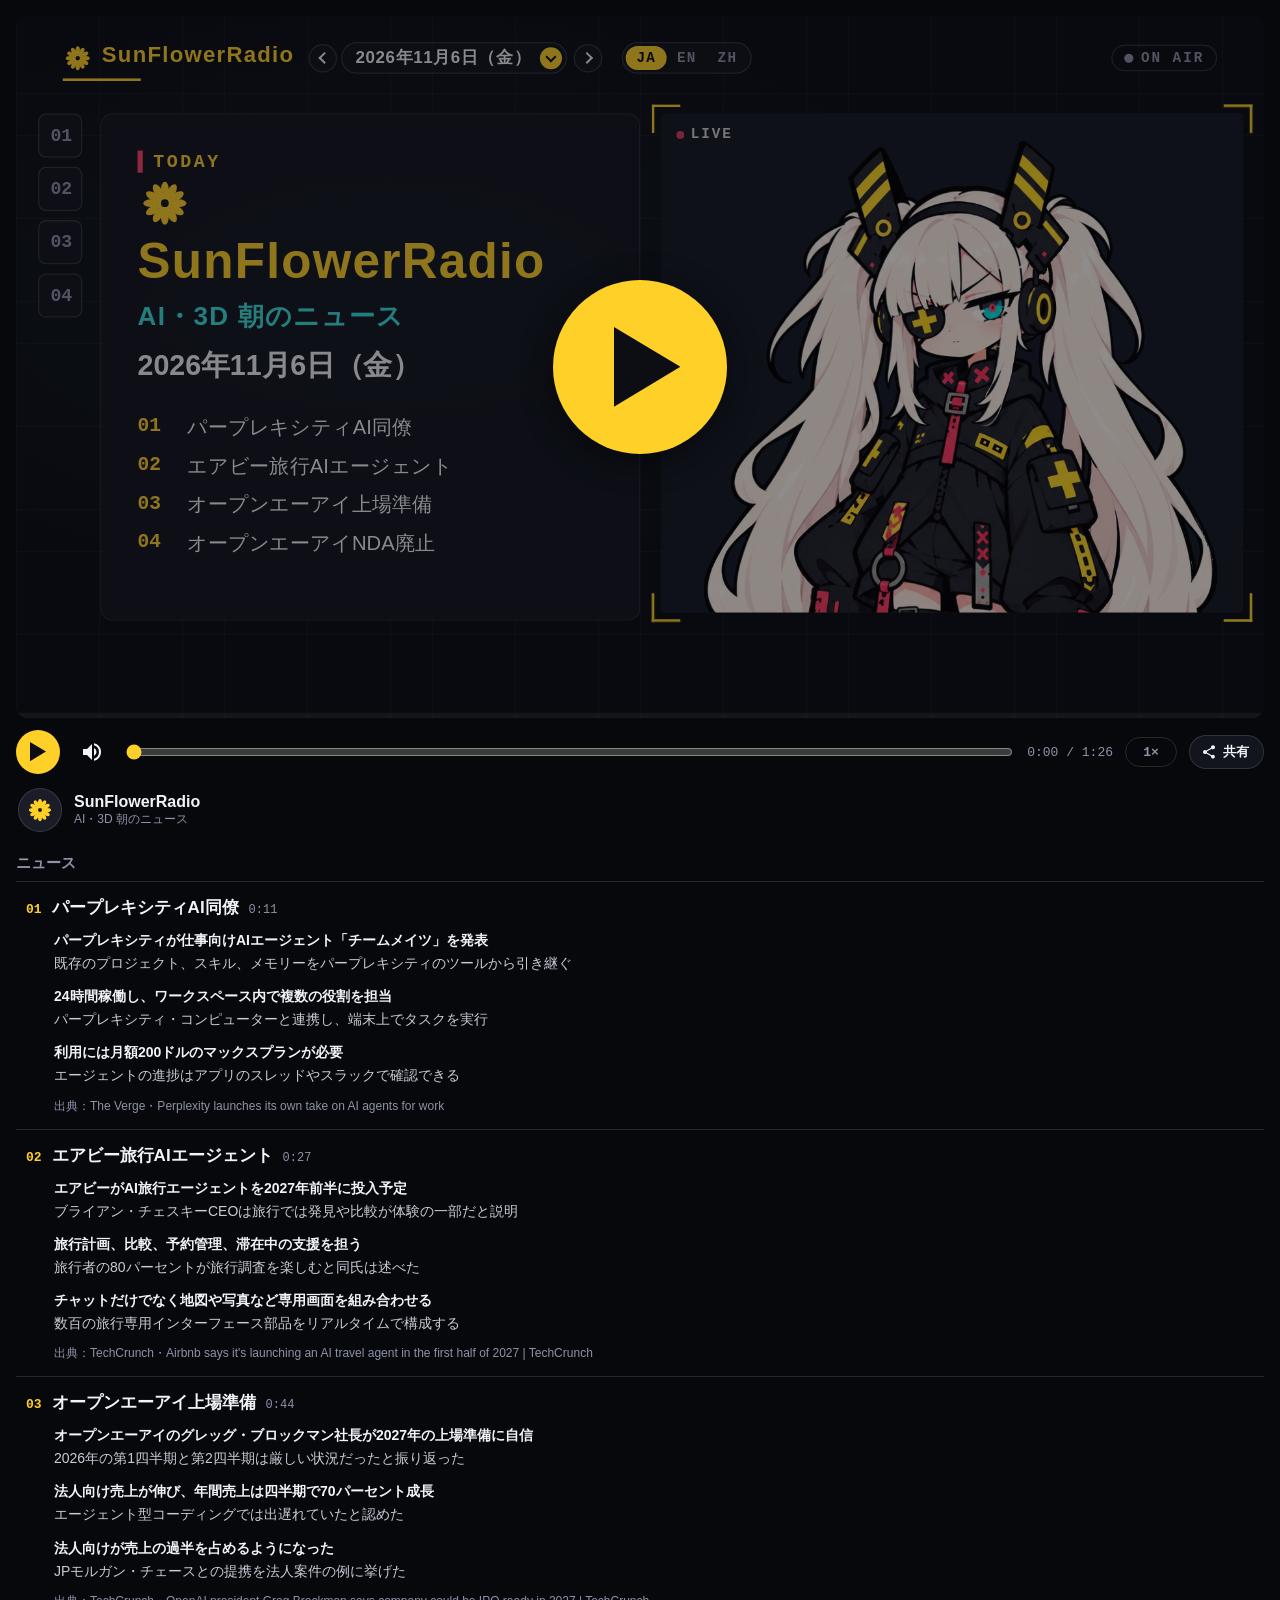
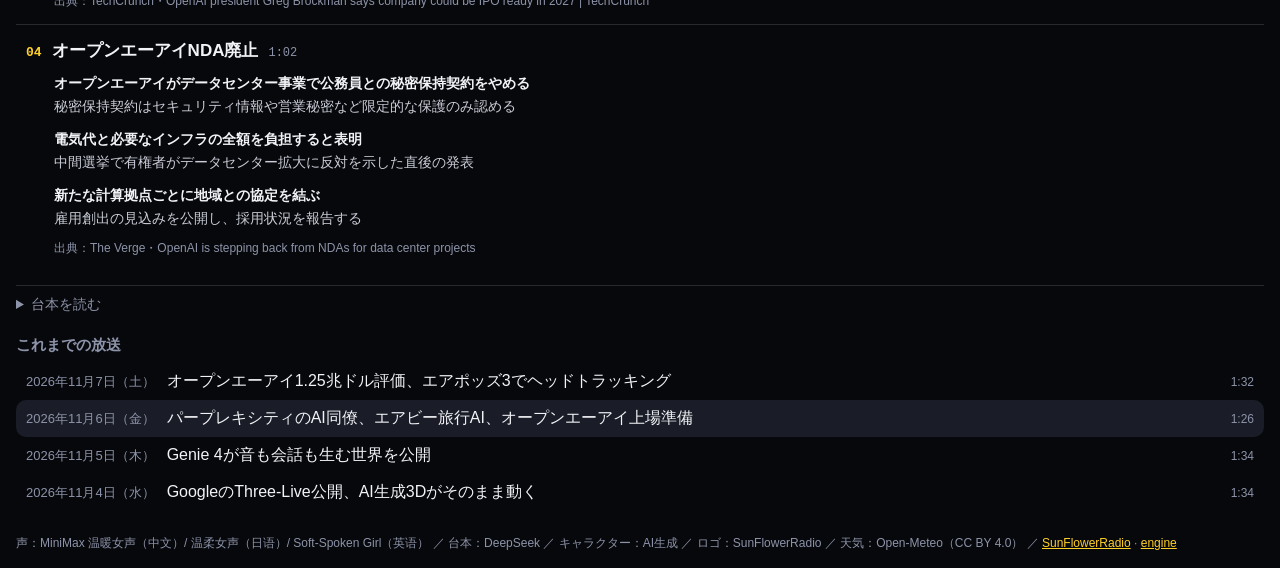
<file: share/2026-11-06-ja.html>
<!doctype html>
<html lang="ja">
<head>
<meta charset="utf-8">
<title>パープレキシティのAI同僚、エアビー旅行AI、オープンエーアイ上場準備 | SunFlowerRadio</title>
<meta name="description" content="01 パープレキシティAI同僚 / 02 エアビー旅行AIエージェント / 03 オープンエーアイ上場準備 / 04 オープンエーアイNDA廃止">
<meta property="og:type" content="article">
<meta property="og:site_name" content="SunFlowerRadio">
<meta property="og:title" content="パープレキシティのAI同僚、エアビー旅行AI、オープンエーアイ上場準備">
<meta property="og:description" content="01 パープレキシティAI同僚 / 02 エアビー旅行AIエージェント / 03 オープンエーアイ上場準備 / 04 オープンエーアイNDA廃止">
<meta property="og:image" content="https://SunGang-pine.github.io/SunFlowerRadio/share/2026-11-06-ja.jpg">
<meta property="og:image:width" content="1200">
<meta property="og:image:height" content="630">
<meta property="og:url" content="https://SunGang-pine.github.io/SunFlowerRadio/share/2026-11-06-ja.html">
<meta property="og:locale" content="ja_JP">
<meta name="twitter:card" content="summary_large_image">
<meta http-equiv="refresh" content="0; url=../#2026-11-06/ja">
<script>location.replace("../#2026-11-06/ja")</script>
</head>
<body><a href="../#2026-11-06/ja">パープレキシティのAI同僚、エアビー旅行AI、オープンエーアイ上場準備</a></body>
</html>
</file>
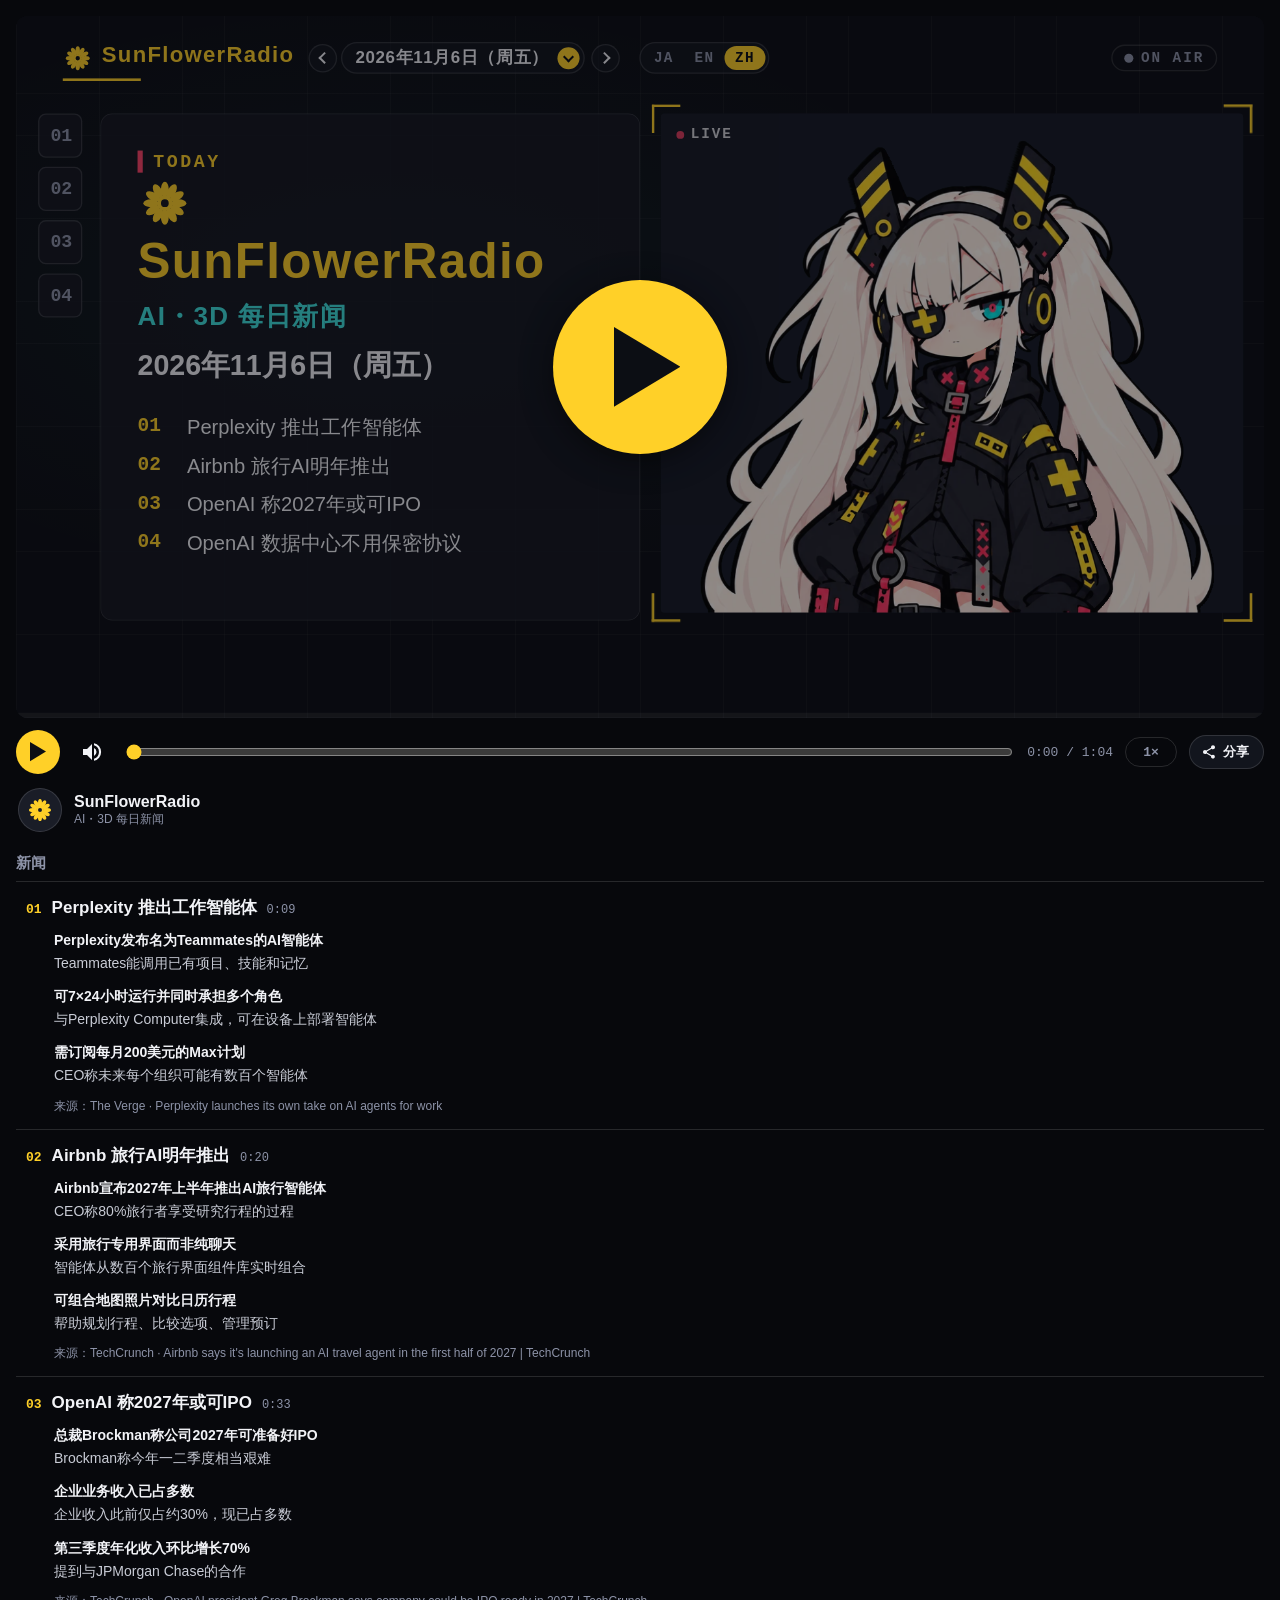
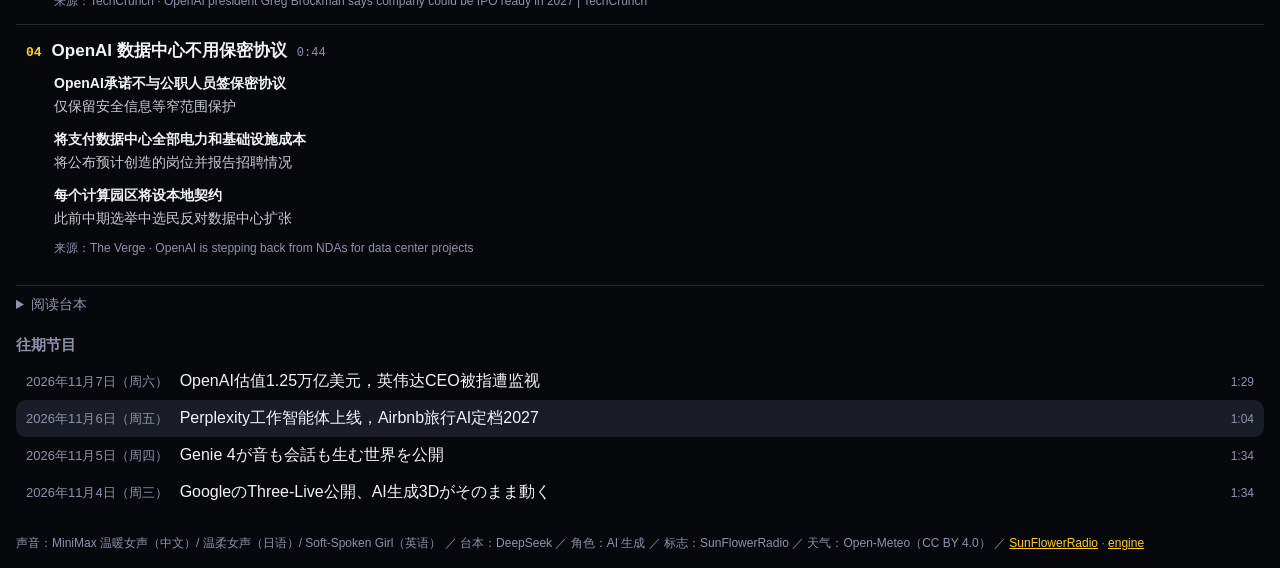
<file: share/2026-11-06-zh.html>
<!doctype html>
<html lang="zh">
<head>
<meta charset="utf-8">
<title>Perplexity工作智能体上线，Airbnb旅行AI定档2027 | SunFlowerRadio</title>
<meta name="description" content="01 Perplexity 推出工作智能体 / 02 Airbnb 旅行AI明年推出 / 03 OpenAI 称2027年或可IPO / 04 OpenAI 数据中心不用保密协议">
<meta property="og:type" content="article">
<meta property="og:site_name" content="SunFlowerRadio">
<meta property="og:title" content="Perplexity工作智能体上线，Airbnb旅行AI定档2027">
<meta property="og:description" content="01 Perplexity 推出工作智能体 / 02 Airbnb 旅行AI明年推出 / 03 OpenAI 称2027年或可IPO / 04 OpenAI 数据中心不用保密协议">
<meta property="og:image" content="https://SunGang-pine.github.io/SunFlowerRadio/share/2026-11-06-zh.jpg">
<meta property="og:image:width" content="1200">
<meta property="og:image:height" content="630">
<meta property="og:url" content="https://SunGang-pine.github.io/SunFlowerRadio/share/2026-11-06-zh.html">
<meta property="og:locale" content="zh_CN">
<meta name="twitter:card" content="summary_large_image">
<meta http-equiv="refresh" content="0; url=../#2026-11-06/zh">
<script>location.replace("../#2026-11-06/zh")</script>
</head>
<body><a href="../#2026-11-06/zh">Perplexity工作智能体上线，Airbnb旅行AI定档2027</a></body>
</html>
</file>
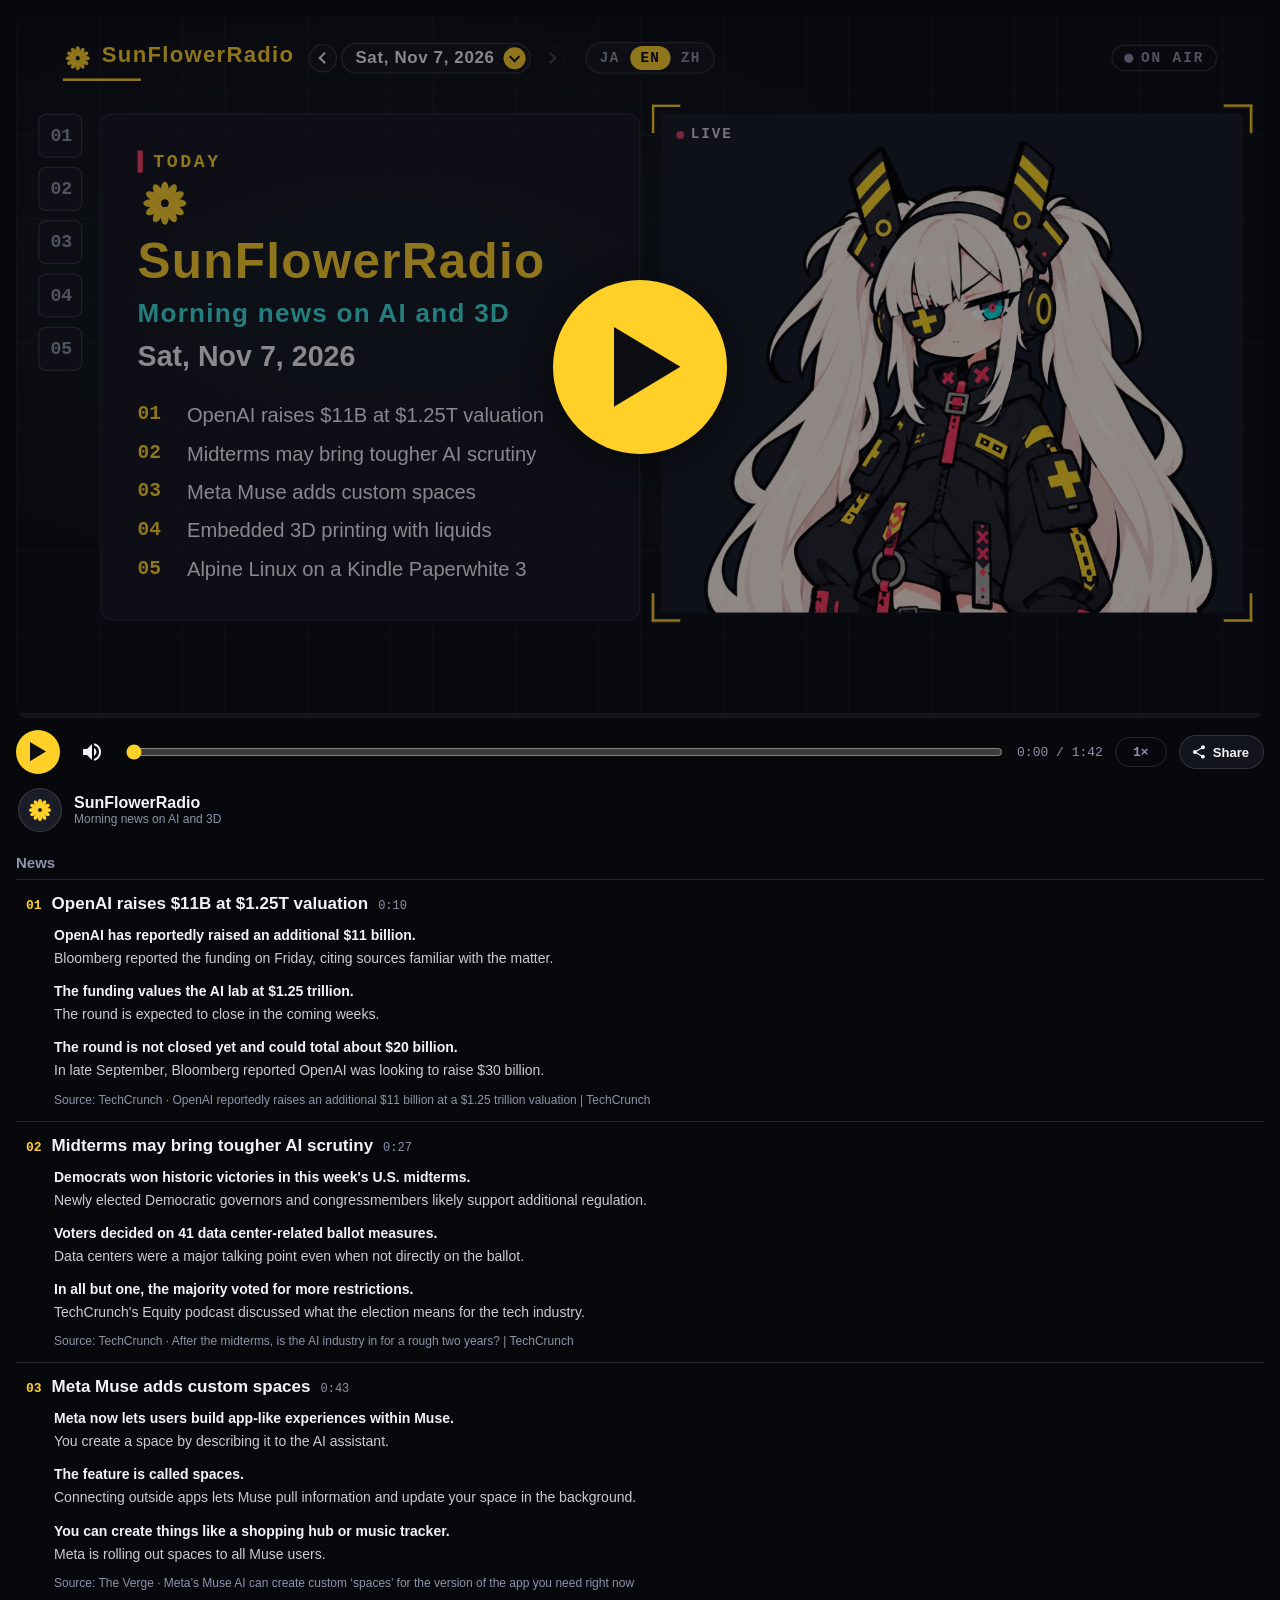
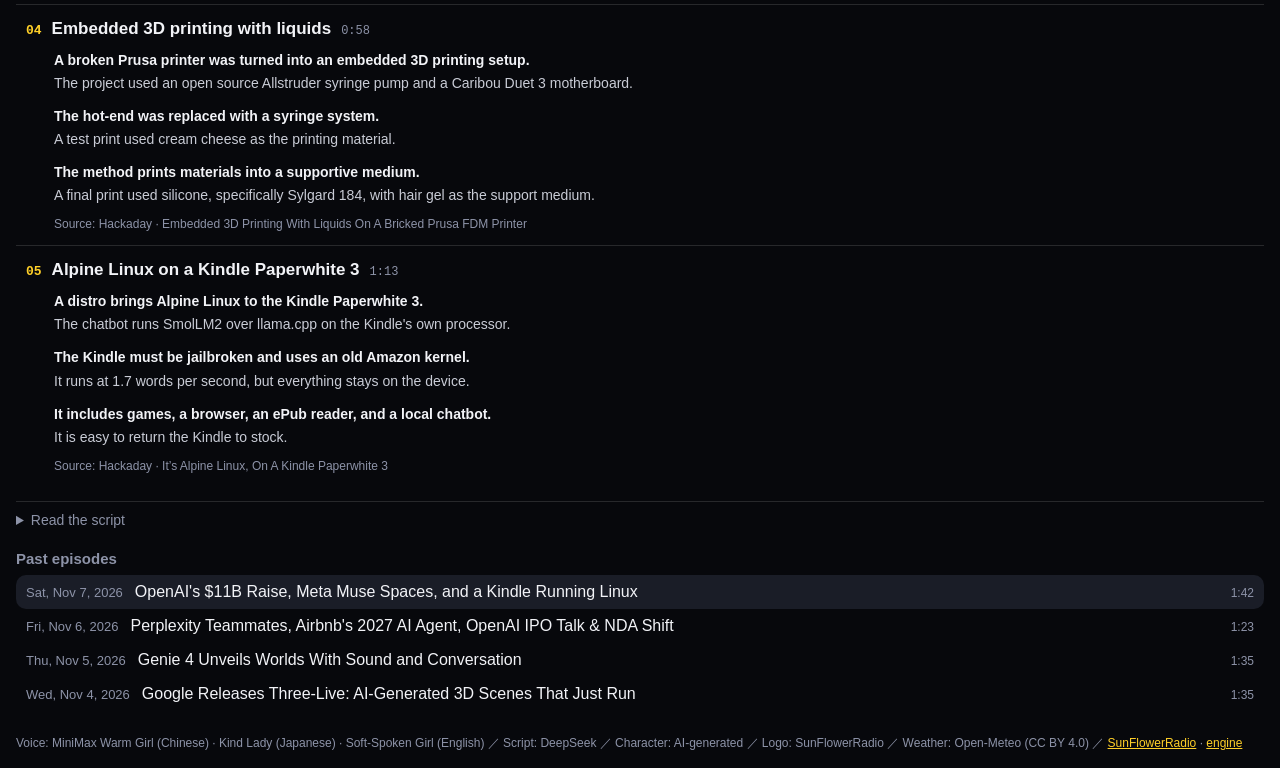
<file: share/2026-11-07-en.html>
<!doctype html>
<html lang="en">
<head>
<meta charset="utf-8">
<title>OpenAI&#x27;s $11B Raise, Meta Muse Spaces, and a Kindle Running Linux | SunFlowerRadio</title>
<meta name="description" content="01 OpenAI raises $11B at $1.25T valuation / 02 Midterms may bring tougher AI scrutiny / 03 Meta Muse adds custom spaces / 04 Embedded 3D printing with liquids / 05 Alpine Linux on a Kindle Paperwhite 3">
<meta property="og:type" content="article">
<meta property="og:site_name" content="SunFlowerRadio">
<meta property="og:title" content="OpenAI&#x27;s $11B Raise, Meta Muse Spaces, and a Kindle Running Linux">
<meta property="og:description" content="01 OpenAI raises $11B at $1.25T valuation / 02 Midterms may bring tougher AI scrutiny / 03 Meta Muse adds custom spaces / 04 Embedded 3D printing with liquids / 05 Alpine Linux on a Kindle Paperwhite 3">
<meta property="og:image" content="https://SunGang-pine.github.io/SunFlowerRadio/share/2026-11-07-en.jpg">
<meta property="og:image:width" content="1200">
<meta property="og:image:height" content="630">
<meta property="og:url" content="https://SunGang-pine.github.io/SunFlowerRadio/share/2026-11-07-en.html">
<meta property="og:locale" content="en_US">
<meta name="twitter:card" content="summary_large_image">
<meta http-equiv="refresh" content="0; url=../#2026-11-07/en">
<script>location.replace("../#2026-11-07/en")</script>
</head>
<body><a href="../#2026-11-07/en">OpenAI&#x27;s $11B Raise, Meta Muse Spaces, and a Kindle Running Linux</a></body>
</html>
</file>
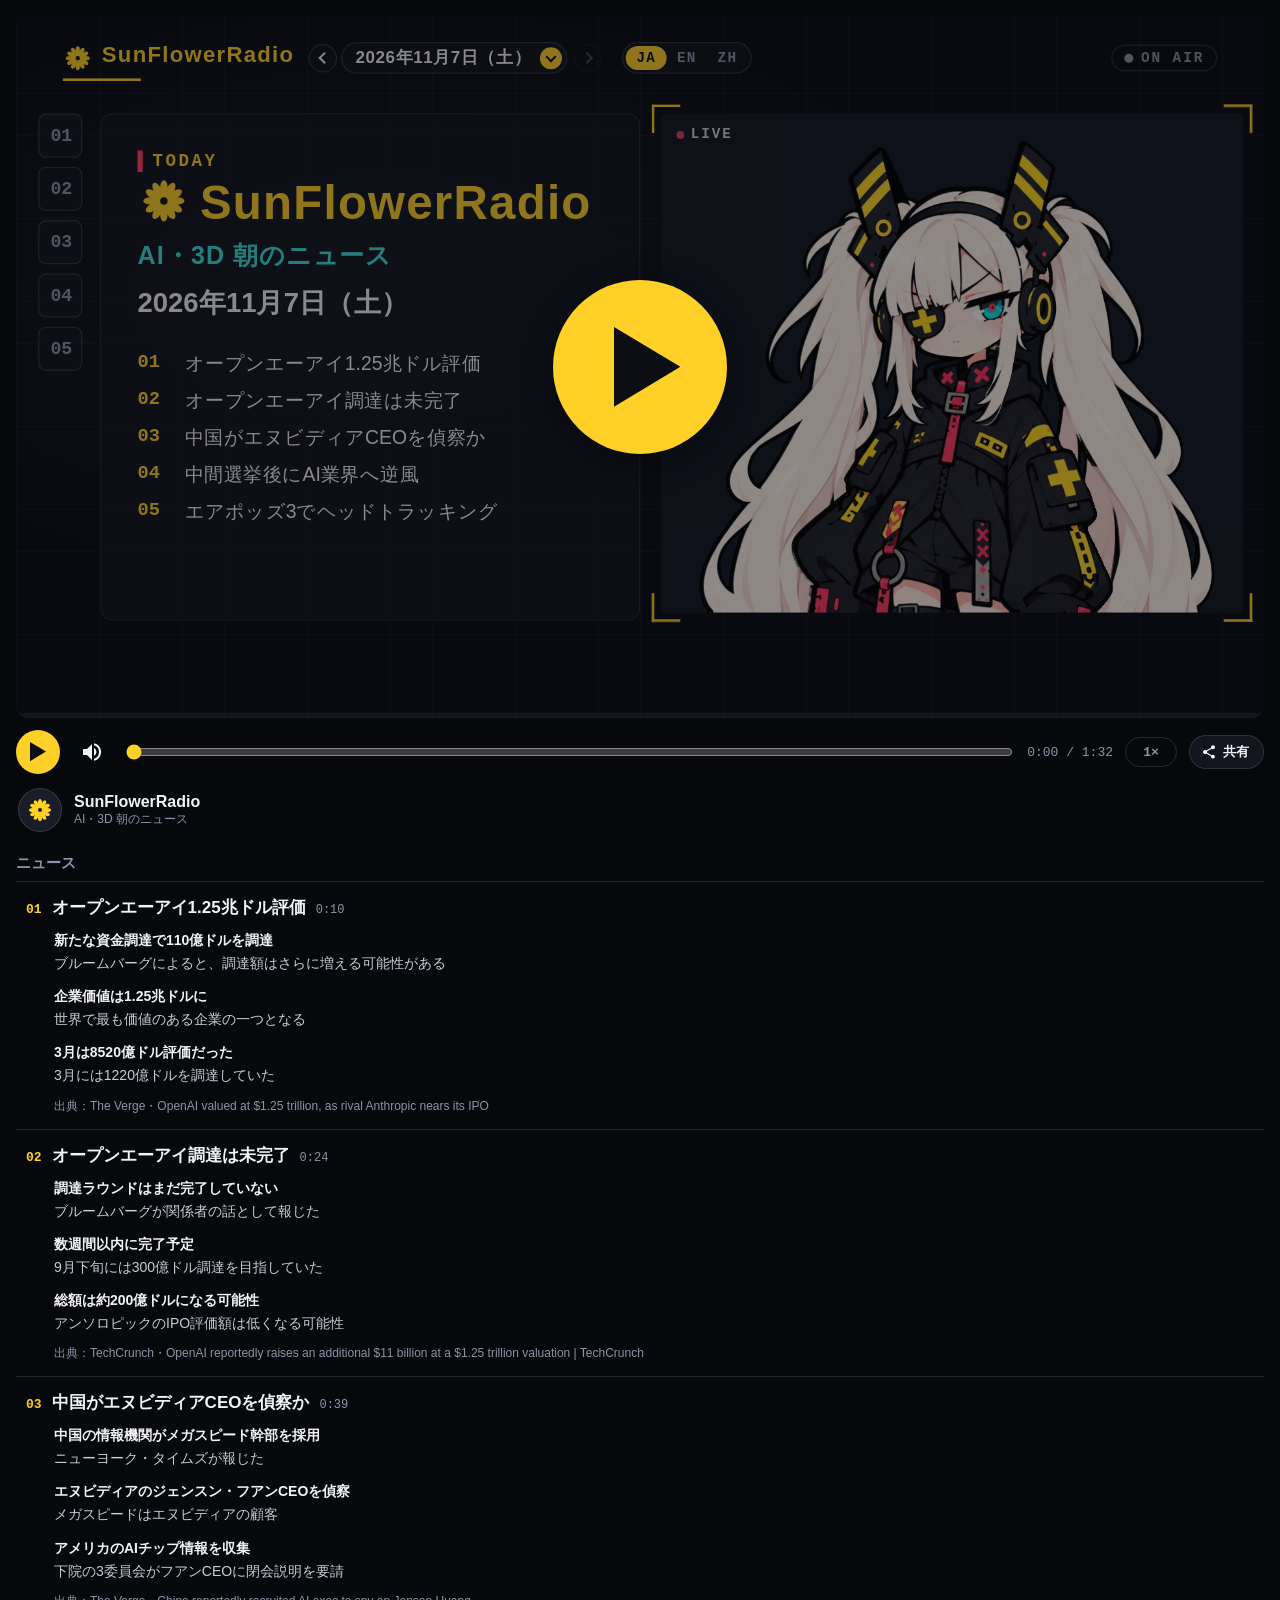
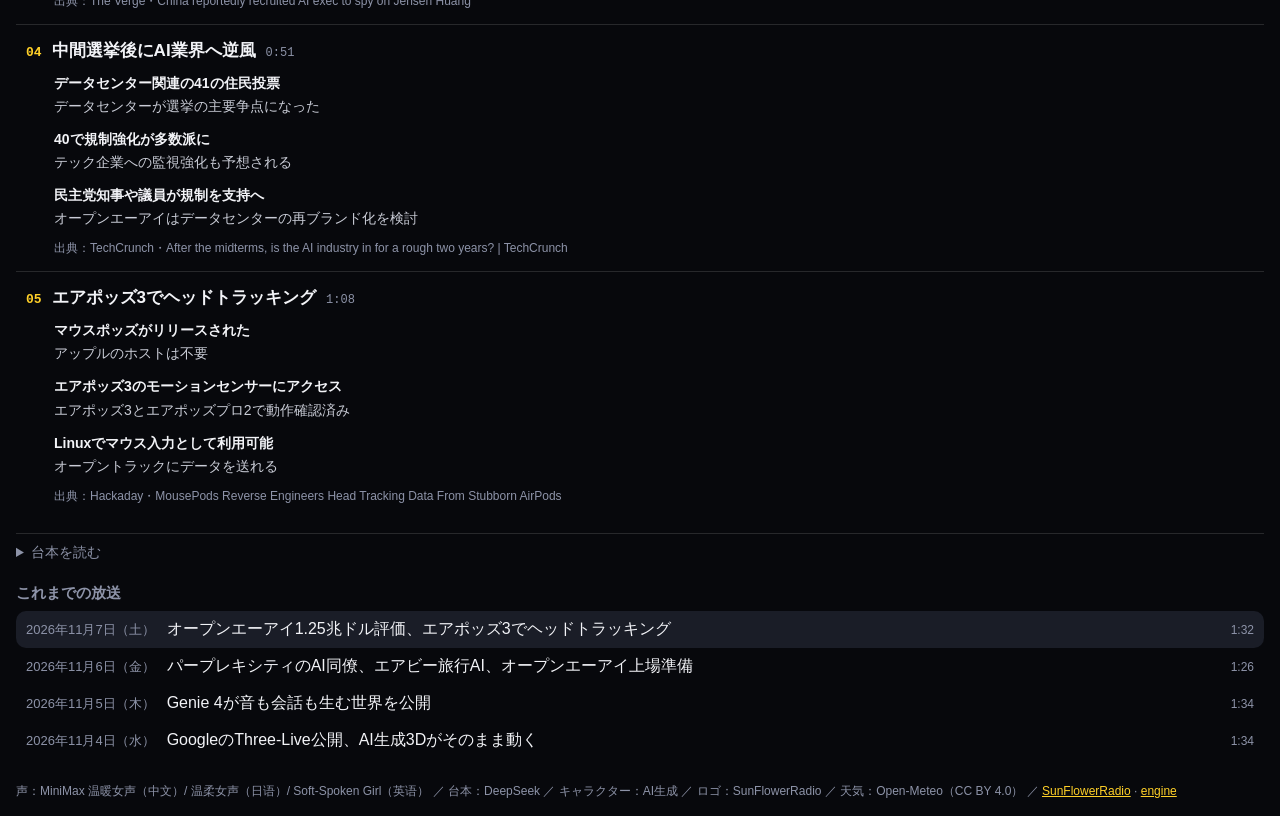
<file: share/2026-11-07-ja.html>
<!doctype html>
<html lang="ja">
<head>
<meta charset="utf-8">
<title>オープンエーアイ1.25兆ドル評価、エアポッズ3でヘッドトラッキング | SunFlowerRadio</title>
<meta name="description" content="01 オープンエーアイ1.25兆ドル評価 / 02 オープンエーアイ調達は未完了 / 03 中国がエヌビディアCEOを偵察か / 04 中間選挙後にAI業界へ逆風 / 05 エアポッズ3でヘッドトラッキング">
<meta property="og:type" content="article">
<meta property="og:site_name" content="SunFlowerRadio">
<meta property="og:title" content="オープンエーアイ1.25兆ドル評価、エアポッズ3でヘッドトラッキング">
<meta property="og:description" content="01 オープンエーアイ1.25兆ドル評価 / 02 オープンエーアイ調達は未完了 / 03 中国がエヌビディアCEOを偵察か / 04 中間選挙後にAI業界へ逆風 / 05 エアポッズ3でヘッドトラッキング">
<meta property="og:image" content="https://SunGang-pine.github.io/SunFlowerRadio/share/2026-11-07-ja.jpg">
<meta property="og:image:width" content="1200">
<meta property="og:image:height" content="630">
<meta property="og:url" content="https://SunGang-pine.github.io/SunFlowerRadio/share/2026-11-07-ja.html">
<meta property="og:locale" content="ja_JP">
<meta name="twitter:card" content="summary_large_image">
<meta http-equiv="refresh" content="0; url=../#2026-11-07/ja">
<script>location.replace("../#2026-11-07/ja")</script>
</head>
<body><a href="../#2026-11-07/ja">オープンエーアイ1.25兆ドル評価、エアポッズ3でヘッドトラッキング</a></body>
</html>
</file>
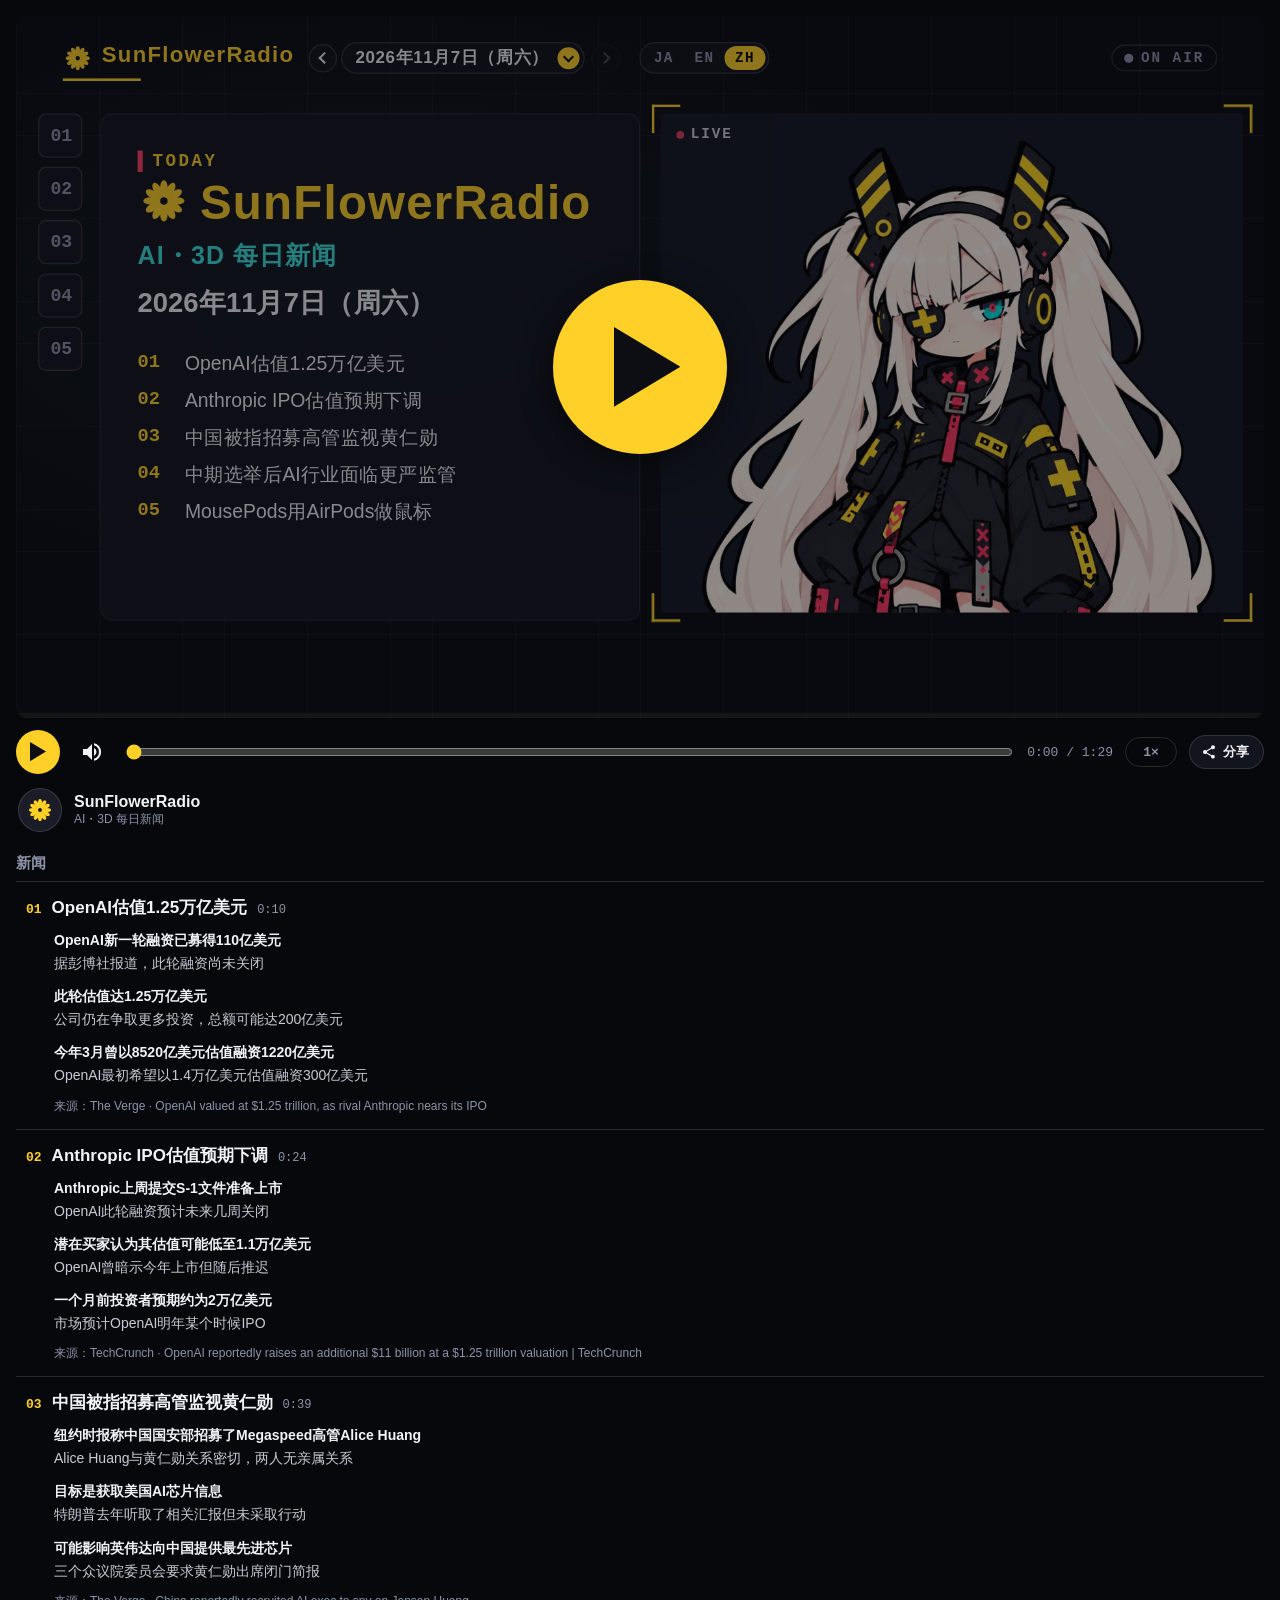
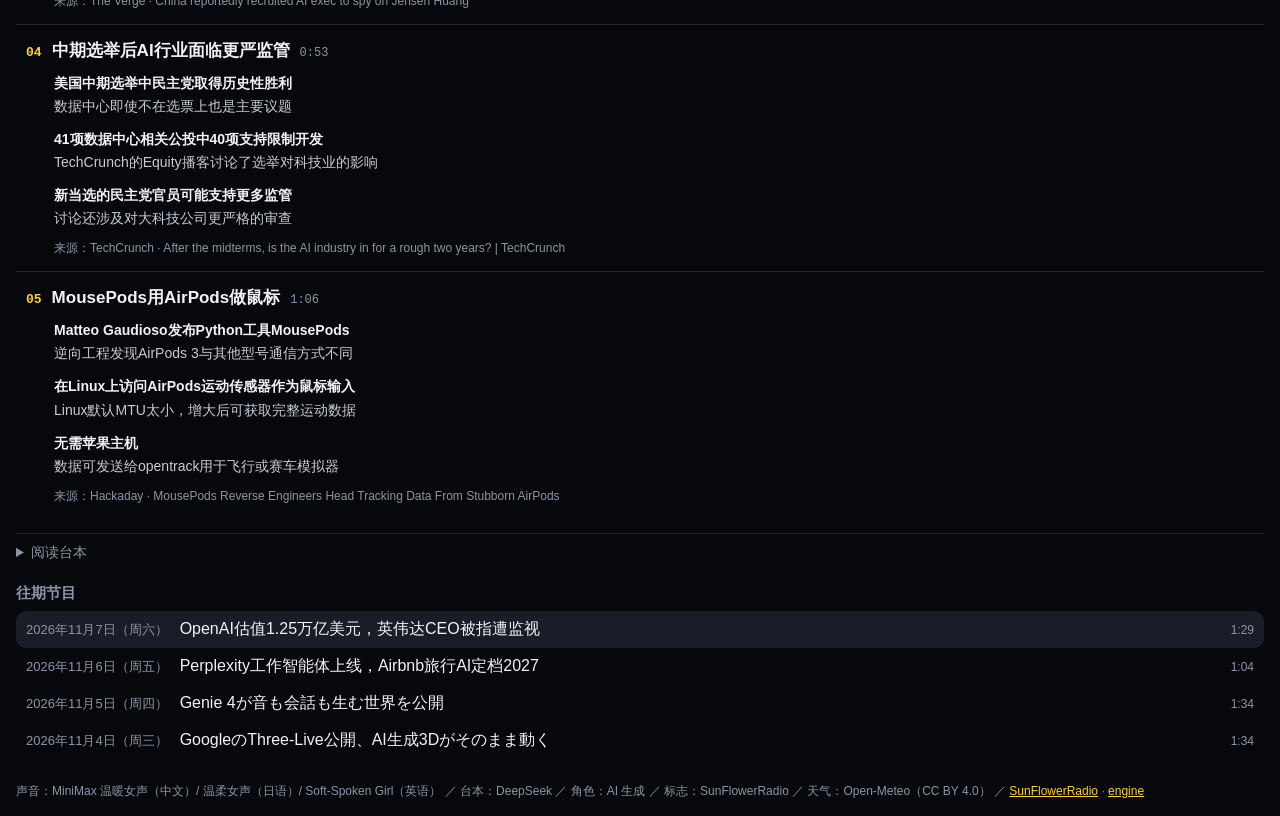
<file: share/2026-11-07-zh.html>
<!doctype html>
<html lang="zh">
<head>
<meta charset="utf-8">
<title>OpenAI估值1.25万亿美元，英伟达CEO被指遭监视 | SunFlowerRadio</title>
<meta name="description" content="01 OpenAI估值1.25万亿美元 / 02 Anthropic IPO估值预期下调 / 03 中国被指招募高管监视黄仁勋 / 04 中期选举后AI行业面临更严监管 / 05 MousePods用AirPods做鼠标">
<meta property="og:type" content="article">
<meta property="og:site_name" content="SunFlowerRadio">
<meta property="og:title" content="OpenAI估值1.25万亿美元，英伟达CEO被指遭监视">
<meta property="og:description" content="01 OpenAI估值1.25万亿美元 / 02 Anthropic IPO估值预期下调 / 03 中国被指招募高管监视黄仁勋 / 04 中期选举后AI行业面临更严监管 / 05 MousePods用AirPods做鼠标">
<meta property="og:image" content="https://SunGang-pine.github.io/SunFlowerRadio/share/2026-11-07-zh.jpg">
<meta property="og:image:width" content="1200">
<meta property="og:image:height" content="630">
<meta property="og:url" content="https://SunGang-pine.github.io/SunFlowerRadio/share/2026-11-07-zh.html">
<meta property="og:locale" content="zh_CN">
<meta name="twitter:card" content="summary_large_image">
<meta http-equiv="refresh" content="0; url=../#2026-11-07/zh">
<script>location.replace("../#2026-11-07/zh")</script>
</head>
<body><a href="../#2026-11-07/zh">OpenAI估值1.25万亿美元，英伟达CEO被指遭监视</a></body>
</html>
</file>
<file: voices/voices.css>
:root{
  --yellow:#ffd028;--red:#ff4468;--teal:#3fe0dc;--ink:#07080c;--cam:#161a26;
  --text:#f2f3f7;--muted:#8d93a8;--line:rgba(255,255,255,.12);
  --sans:"Microsoft YaHei UI","PingFang SC","Noto Sans SC","Hiragino Sans",sans-serif;
  --mono:"SF Mono",Menlo,Consolas,"Cascadia Code",monospace;
}
*{box-sizing:border-box}
html{-webkit-text-size-adjust:100%}
body{margin:0;background:var(--ink);color:var(--text);font-family:var(--sans);line-height:1.65}
a{color:inherit;text-decoration:none}
.bg{position:fixed;inset:0;z-index:-1;pointer-events:none;background:
  radial-gradient(60% 50% at 18% 0%,rgba(63,224,220,.09),transparent 65%),
  radial-gradient(50% 45% at 92% 8%,rgba(255,68,104,.09),transparent 70%),
  repeating-linear-gradient(0deg,rgba(255,255,255,.028) 0 1px,transparent 1px 72px),
  repeating-linear-gradient(90deg,rgba(255,255,255,.028) 0 1px,transparent 1px 72px)}
.top{position:sticky;top:0;z-index:10;display:flex;align-items:center;justify-content:space-between;gap:16px;
  padding:15px 34px;background:rgba(7,8,12,.75);backdrop-filter:blur(16px);border-bottom:1px solid rgba(255,255,255,.06)}
.brand{display:flex;align-items:center;gap:12px}
.brand .mark{display:block;width:30px;height:26px;background:var(--yellow);
  -webkit-mask:url("../logo.svg") center/contain no-repeat;mask:url("../logo.svg") center/contain no-repeat}
.brand b{font-size:18px;letter-spacing:.3px}
.brand em{font:700 10px var(--mono);letter-spacing:3px;color:var(--ink);background:var(--yellow);padding:3px 8px;border-radius:4px;font-style:normal}
.ghost{border:1px solid var(--line);border-radius:10px;padding:7px 12px;font-size:12px;color:var(--muted);transition:.2s}
.ghost:hover{border-color:var(--yellow);color:var(--text)}
.nav{display:flex;gap:8px}
main{max-width:1180px;margin:0 auto;padding:48px 34px 20px}
.hero{border-bottom:1px solid rgba(255,255,255,.08);padding-bottom:28px;margin-bottom:28px}
.eyebrow{display:flex;align-items:center;gap:10px;font:700 11px var(--mono);letter-spacing:3.4px;color:var(--teal)}
.eyebrow span{width:7px;height:7px;border-radius:50%;background:var(--red);box-shadow:0 0 0 5px rgba(255,68,104,.12)}
h1{font-size:clamp(30px,4vw,52px);line-height:1.16;letter-spacing:-1px;margin:16px 0 12px;font-weight:800}
.hero p{color:var(--muted);font-size:14px;max-width:760px;margin:0}
.filters{display:flex;flex-wrap:wrap;gap:8px;margin-top:26px}
.filters button{border:1px solid var(--line);background:rgba(22,26,38,.6);color:var(--muted);border-radius:999px;
  padding:7px 14px;font-size:12px;cursor:pointer;transition:.2s}
.filters button small{font:700 10px var(--mono);opacity:.7;margin-left:4px}
.filters button:hover{color:var(--text);border-color:rgba(255,208,40,.5)}
.filters button.on{background:var(--yellow);border-color:var(--yellow);color:var(--ink)}
.filters button.on small{opacity:.65}
.grid{display:grid;grid-template-columns:repeat(2,minmax(0,1fr));gap:14px}
.voice{border:1px solid var(--line);border-radius:16px;padding:20px;background:linear-gradient(180deg,rgba(21,24,34,.9),rgba(12,14,20,.9));
  transition:border-color .2s,transform .2s;position:relative;overflow:hidden}
.voice:hover{border-color:rgba(255,208,40,.4);transform:translateY(-2px)}
.voice::before{content:"";position:absolute;left:0;top:18px;bottom:18px;width:3px;border-radius:3px;background:var(--line)}
.voice[data-lang="zh"]::before{background:var(--red)}
.voice[data-lang="ja"]::before{background:var(--teal)}
.voice[data-lang="en"]::before{background:var(--yellow)}
.vtop{display:flex;align-items:center;gap:8px;margin-bottom:4px}
.lang{font:700 9.5px var(--mono);letter-spacing:1.4px;color:var(--muted);border:1px solid var(--line);border-radius:4px;padding:2px 6px}
.style{font-size:11px;color:var(--muted)}
.voice h2{margin:7px 0 1px;font-size:22px;letter-spacing:.2px}
.voice code{font:600 10.5px var(--mono);color:#6d7389}
.voice audio{width:100%;height:38px;margin:14px 0 10px;filter:invert(.92) hue-rotate(180deg)}
.sample{font-size:12px;color:var(--muted);margin:0;border-left:2px solid var(--line);padding-left:10px}
.note{margin-top:22px;border:1px dashed var(--line);border-radius:14px;padding:16px 18px;color:var(--muted);font-size:12px;background:rgba(255,255,255,.015)}
.note b{display:block;color:var(--text);font-size:13px;margin-bottom:4px}
.note p{margin:0}
footer{max-width:1180px;margin:34px auto 0;padding:18px 34px 30px;border-top:1px solid rgba(255,255,255,.07);
  display:flex;justify-content:space-between;gap:14px;font:600 10.5px var(--mono);letter-spacing:1.2px;color:#5f657a}
footer a:hover{color:var(--yellow)}
@media(max-width:760px){
  .top{padding:12px 16px}
  .brand em{display:none}
  main{padding:28px 16px 10px}
  .grid{grid-template-columns:1fr}
  footer{flex-direction:column;padding:16px}
}
</file>
<file: voices/compare/compare.css>
:root{
  --yellow:#ffd028;--red:#ff4468;--teal:#3fe0dc;--ink:#07080c;
  --text:#f2f3f7;--muted:#8d93a8;--line:rgba(255,255,255,.12);--mm:#b98cff;
  --sans:"Microsoft YaHei UI","PingFang SC","Noto Sans SC","Hiragino Sans",sans-serif;
  --mono:"SF Mono",Menlo,Consolas,"Cascadia Code",monospace;
}
*{box-sizing:border-box}
body{margin:0;background:var(--ink);color:var(--text);font-family:var(--sans);line-height:1.65}
a{color:inherit;text-decoration:none}
.bg{position:fixed;inset:0;z-index:-1;pointer-events:none;background:
  radial-gradient(60% 50% at 18% 0%,rgba(63,224,220,.09),transparent 65%),
  radial-gradient(50% 45% at 92% 8%,rgba(185,140,255,.12),transparent 70%),
  repeating-linear-gradient(0deg,rgba(255,255,255,.028) 0 1px,transparent 1px 72px),
  repeating-linear-gradient(90deg,rgba(255,255,255,.028) 0 1px,transparent 1px 72px)}
.top{position:sticky;top:0;z-index:10;display:flex;align-items:center;justify-content:space-between;gap:16px;
  padding:15px 34px;background:rgba(7,8,12,.75);backdrop-filter:blur(16px);border-bottom:1px solid rgba(255,255,255,.06)}
.brand{display:flex;align-items:center;gap:12px}
.brand .mark{display:block;width:30px;height:26px;background:var(--yellow);
  -webkit-mask:url("../../logo.svg") center/contain no-repeat;mask:url("../../logo.svg") center/contain no-repeat}
.brand b{font-size:18px}
.brand em{font:700 10px var(--mono);letter-spacing:3px;color:var(--ink);background:var(--yellow);padding:3px 8px;border-radius:4px;font-style:normal}
.nav{display:flex;gap:8px}
.nav a{border:1px solid var(--line);border-radius:10px;padding:7px 12px;font-size:12px;color:var(--muted);transition:.2s}
.nav a:hover{border-color:var(--yellow);color:var(--text)}
main{max-width:1120px;margin:0 auto;padding:46px 34px 20px}
.hero{border-bottom:1px solid rgba(255,255,255,.08);padding-bottom:28px;margin-bottom:28px}
.eyebrow{display:flex;align-items:center;gap:10px;font:700 11px var(--mono);letter-spacing:3.4px;color:var(--teal)}
.eyebrow span{width:7px;height:7px;border-radius:50%;background:var(--red);box-shadow:0 0 0 5px rgba(255,68,104,.12)}
h1{font-size:clamp(32px,4.4vw,56px);line-height:1.14;letter-spacing:-1.2px;margin:16px 0 12px;font-weight:800}
.hero p{color:var(--muted);font-size:14px;max-width:800px;margin:0}
code{font:600 11px var(--mono);color:var(--yellow);background:rgba(255,208,40,.08);padding:2px 5px;border-radius:4px}
.block{margin:30px 0}
.bh{display:flex;align-items:baseline;gap:12px;margin-bottom:12px}
.bh h2{font-size:22px;margin:0}
.bh span{font:600 10px var(--mono);letter-spacing:1.4px;color:var(--muted)}
.cards{display:flex;flex-direction:column;gap:14px}
.card{border:1px solid var(--line);border-radius:16px;padding:18px 20px;background:linear-gradient(180deg,rgba(21,24,34,.9),rgba(12,14,20,.9))}
.ch{display:flex;align-items:center;gap:9px;margin-bottom:4px}
.ch b{font-size:15px}
.lang{font:700 9.5px var(--mono);letter-spacing:1.4px;border:1px solid var(--line);border-radius:4px;padding:2px 6px;color:var(--muted)}
.lang.zh{color:var(--red);border-color:rgba(255,68,104,.35)}
.lang.ja{color:var(--teal);border-color:rgba(63,224,220,.35)}
.lang.en{color:var(--yellow);border-color:rgba(255,208,40,.35)}
.txt{font-size:13px;color:var(--muted);margin:4px 0 12px;border-left:2px solid var(--line);padding-left:10px}
.pair{display:grid;grid-template-columns:1fr 1fr;gap:12px}
.player{border:1px solid var(--line);border-radius:12px;padding:10px 12px;background:rgba(7,8,12,.45)}
.player label{display:block;font:700 10.5px var(--mono);letter-spacing:1px;color:var(--muted);margin-bottom:5px}
.player.mm{border-color:rgba(185,140,255,.4);background:rgba(185,140,255,.05)}
.player.mm label{color:var(--mm)}
.player audio{width:100%;height:34px;filter:invert(.92) hue-rotate(180deg)}
.lead{color:var(--muted);font-size:12.5px;margin:0 0 12px}
.full .player{padding:14px}
.note{border:1px dashed var(--line);border-radius:14px;padding:16px 18px;color:var(--muted);font-size:12.5px;background:rgba(255,255,255,.015);margin-top:26px}
.note b{display:block;color:var(--text);font-size:13px;margin-bottom:4px}
.note p{margin:0}
footer{max-width:1120px;margin:34px auto 0;padding:18px 34px 30px;border-top:1px solid rgba(255,255,255,.07);
  display:flex;justify-content:space-between;gap:14px;font:600 10.5px var(--mono);letter-spacing:1.2px;color:#5f657a}
@media(max-width:760px){
  .top{padding:12px 16px}.brand em{display:none}
  main{padding:28px 16px 10px}
  .pair{grid-template-columns:1fr}
}
</file>
